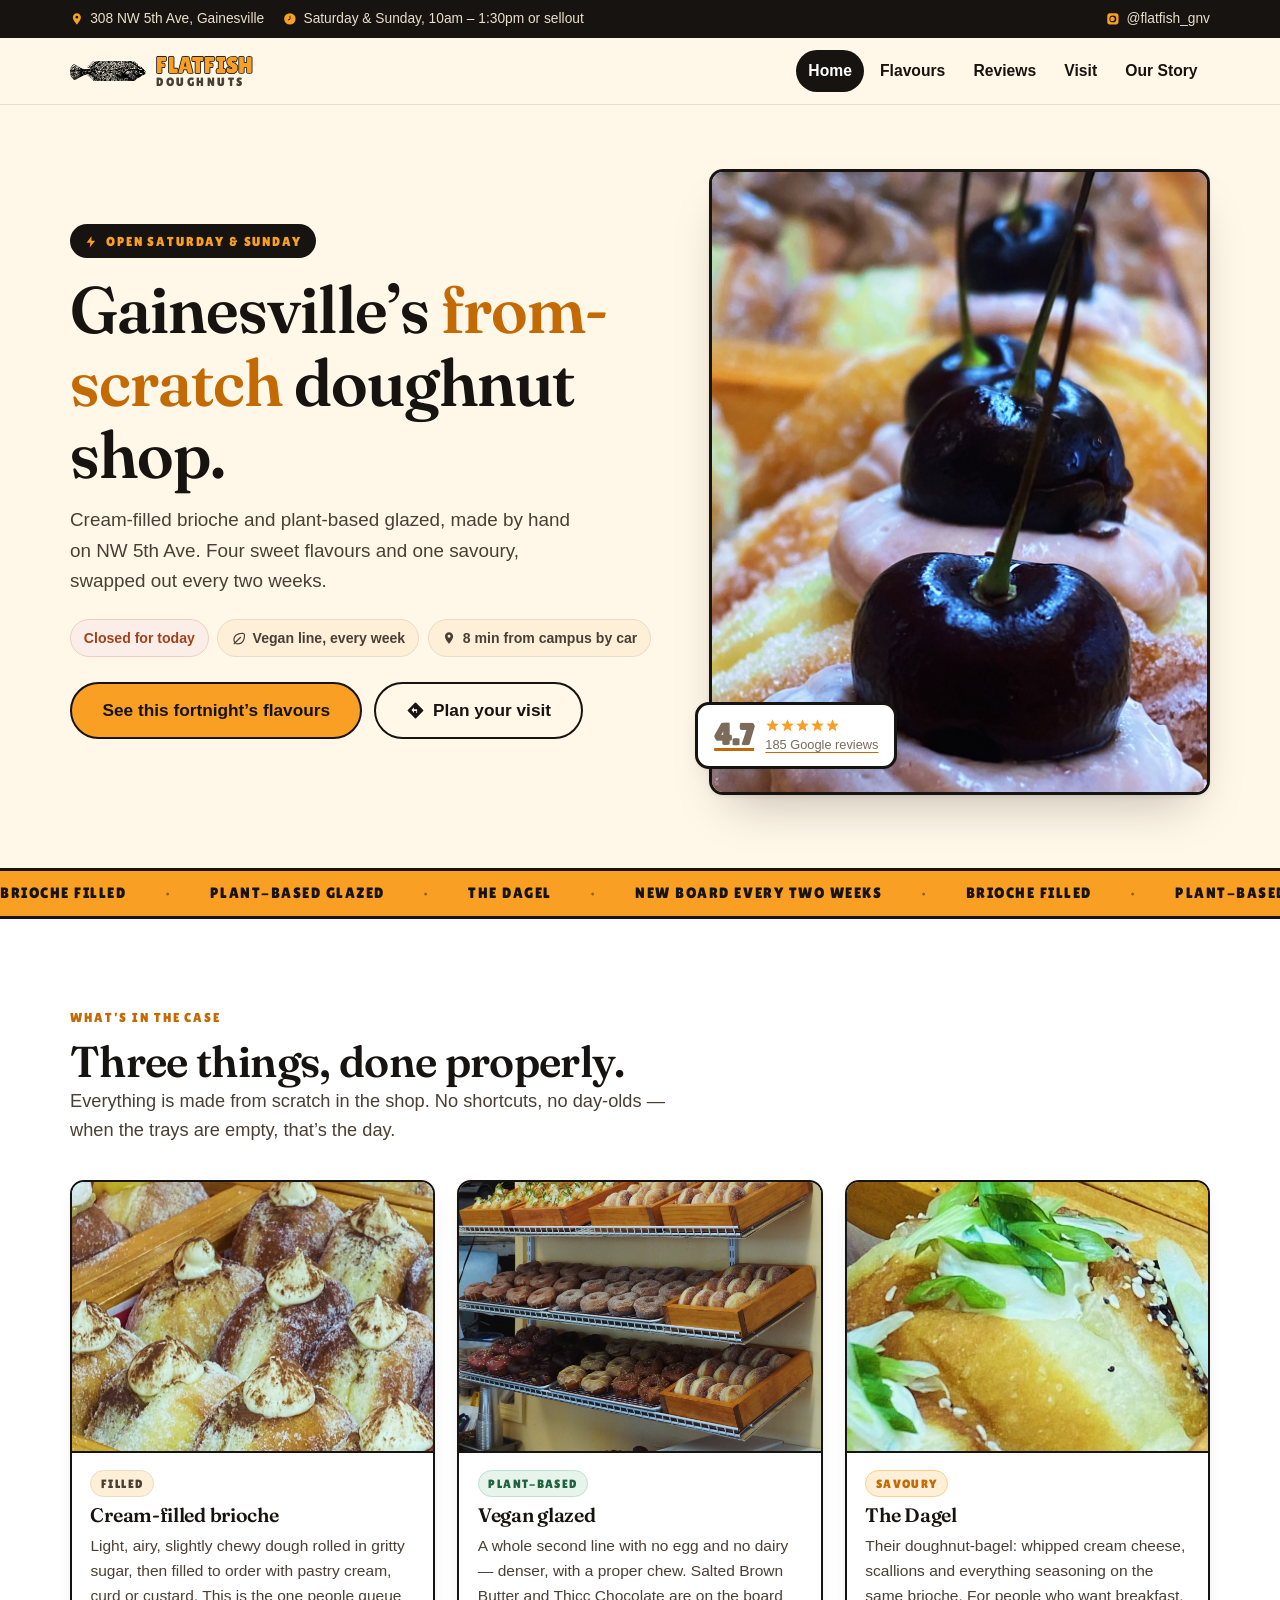
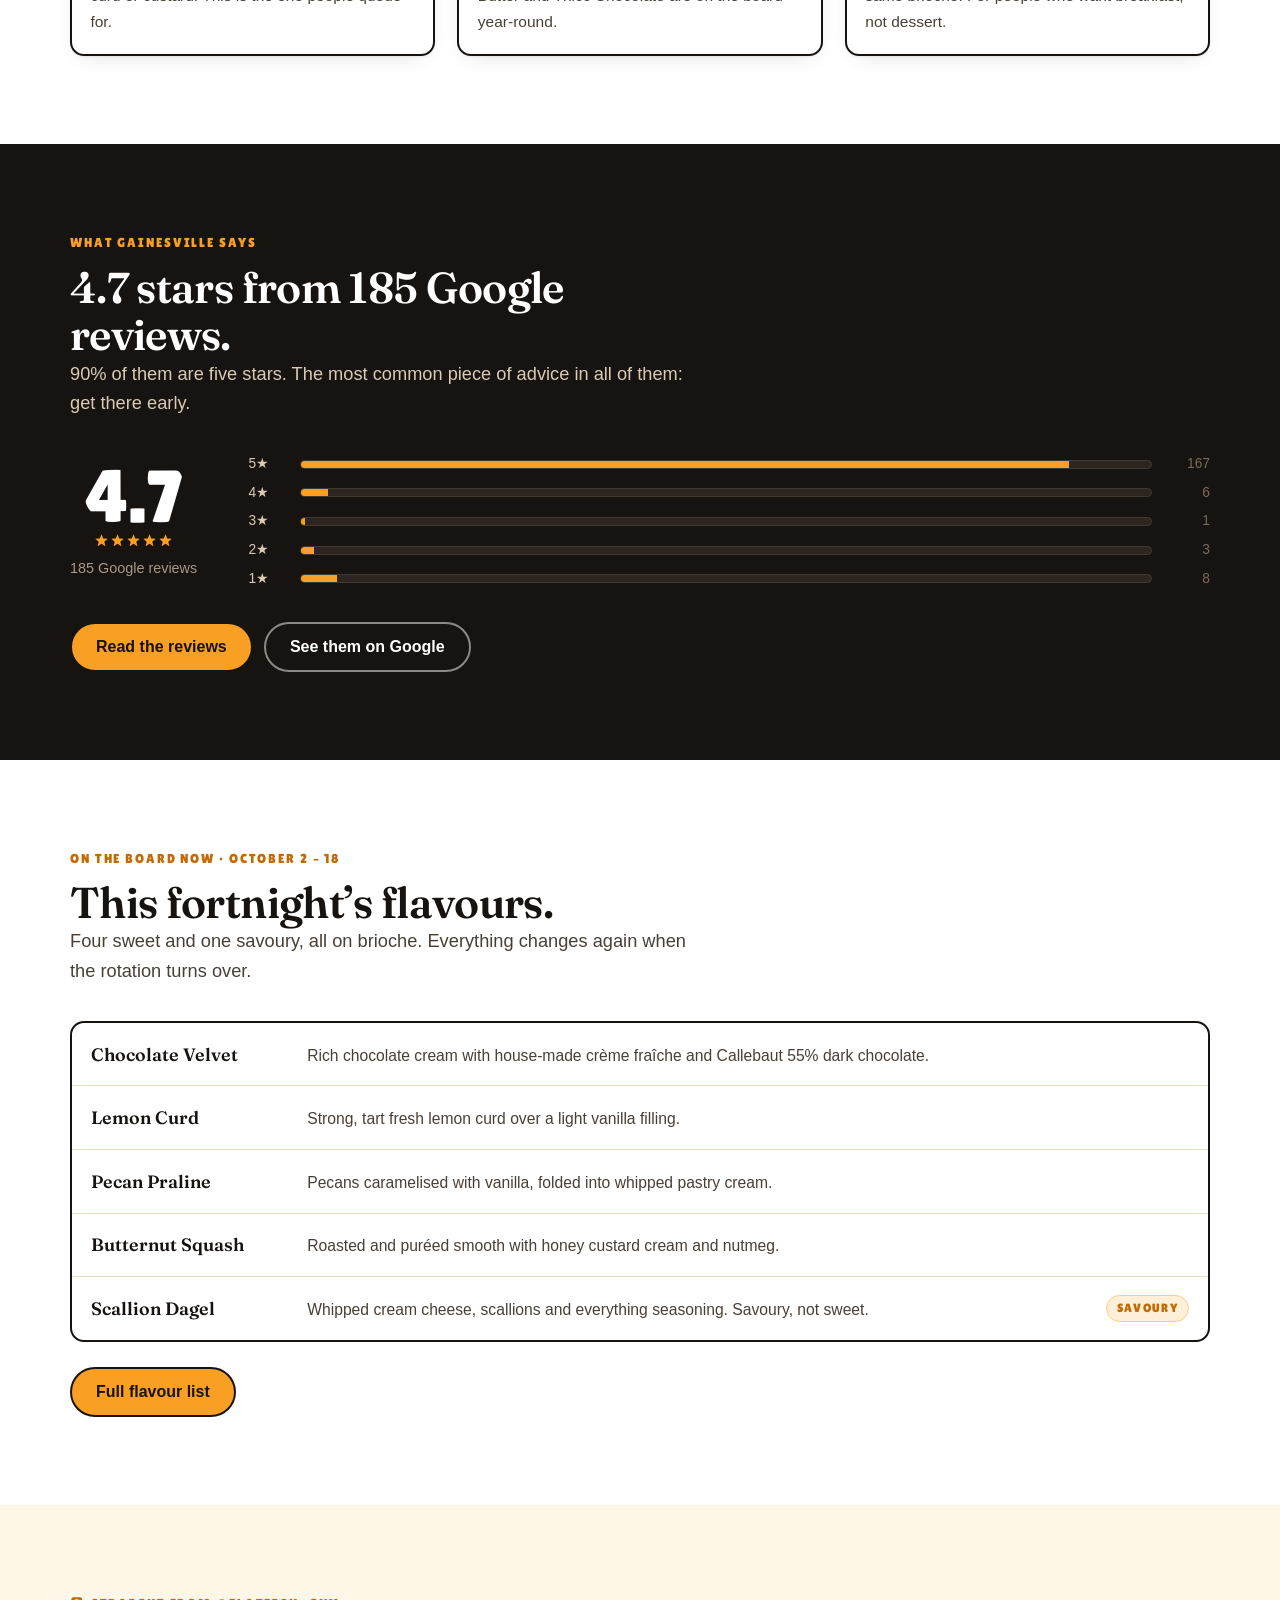
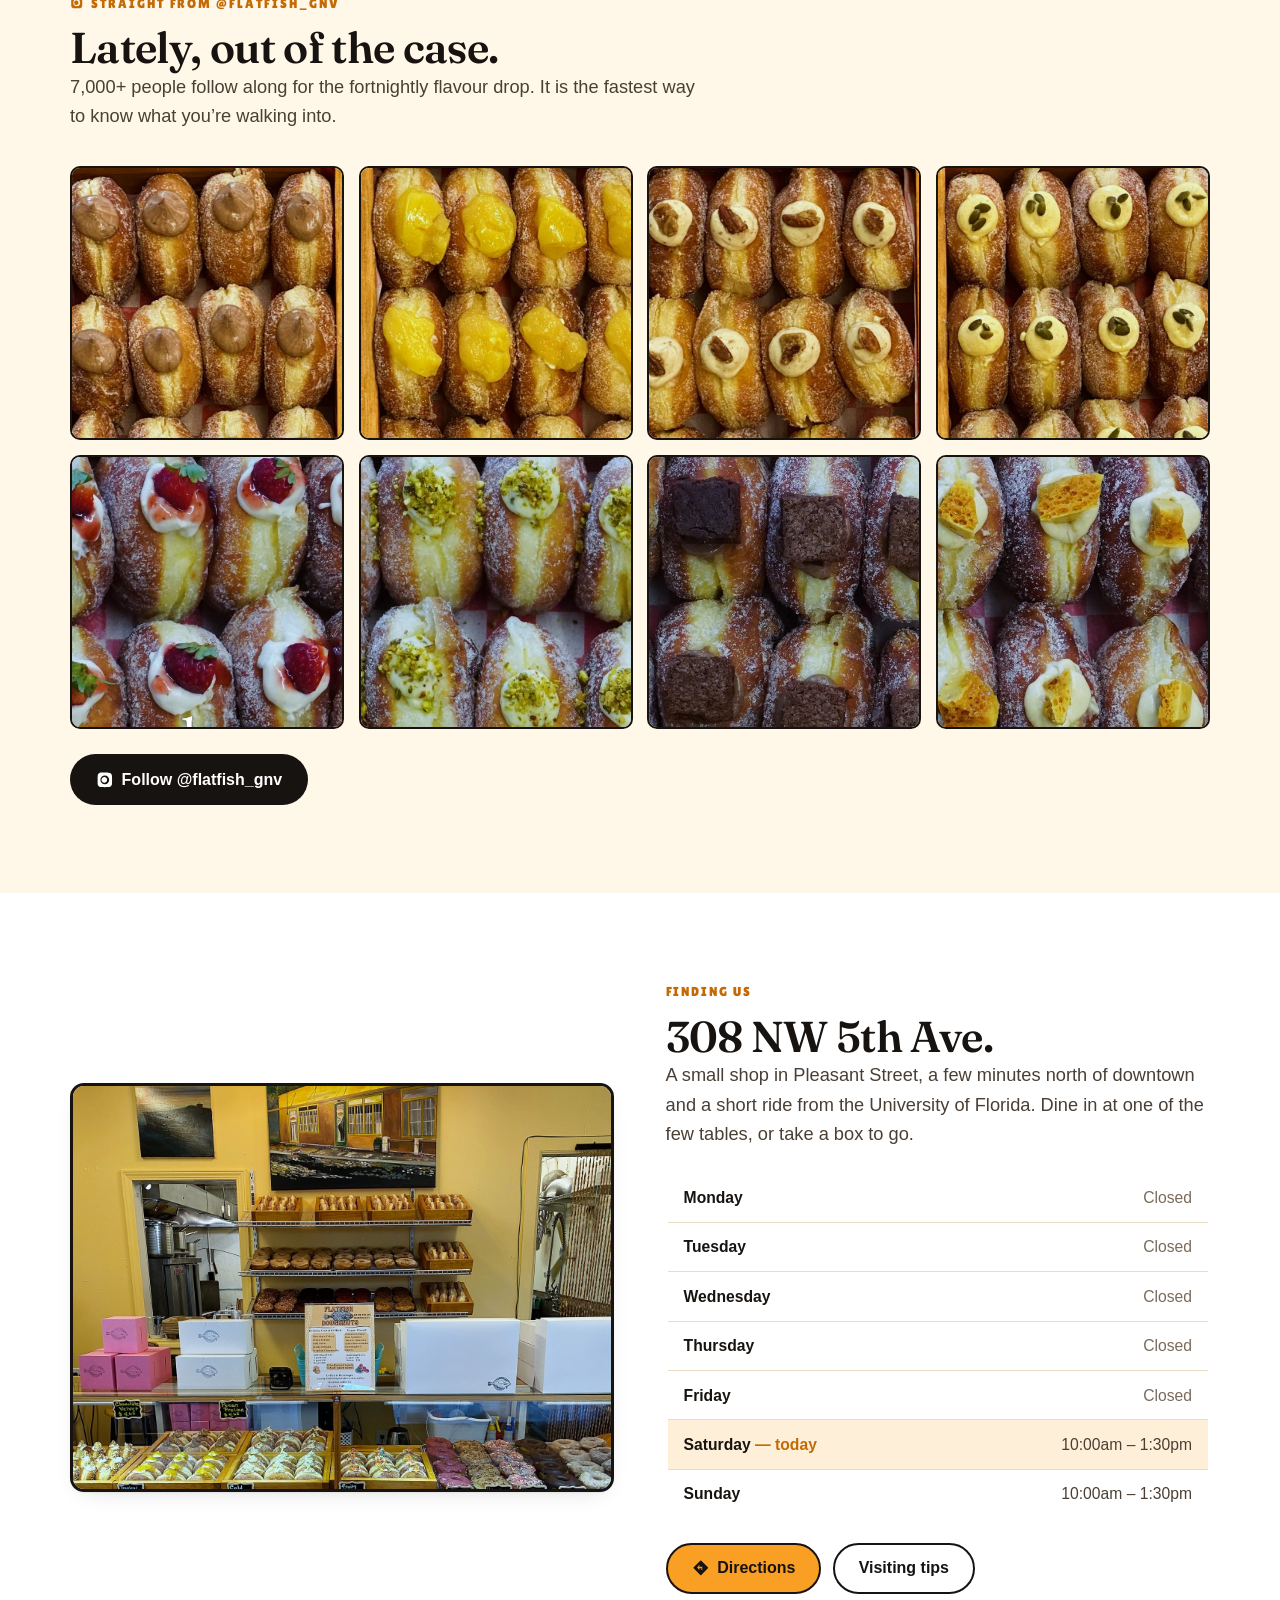
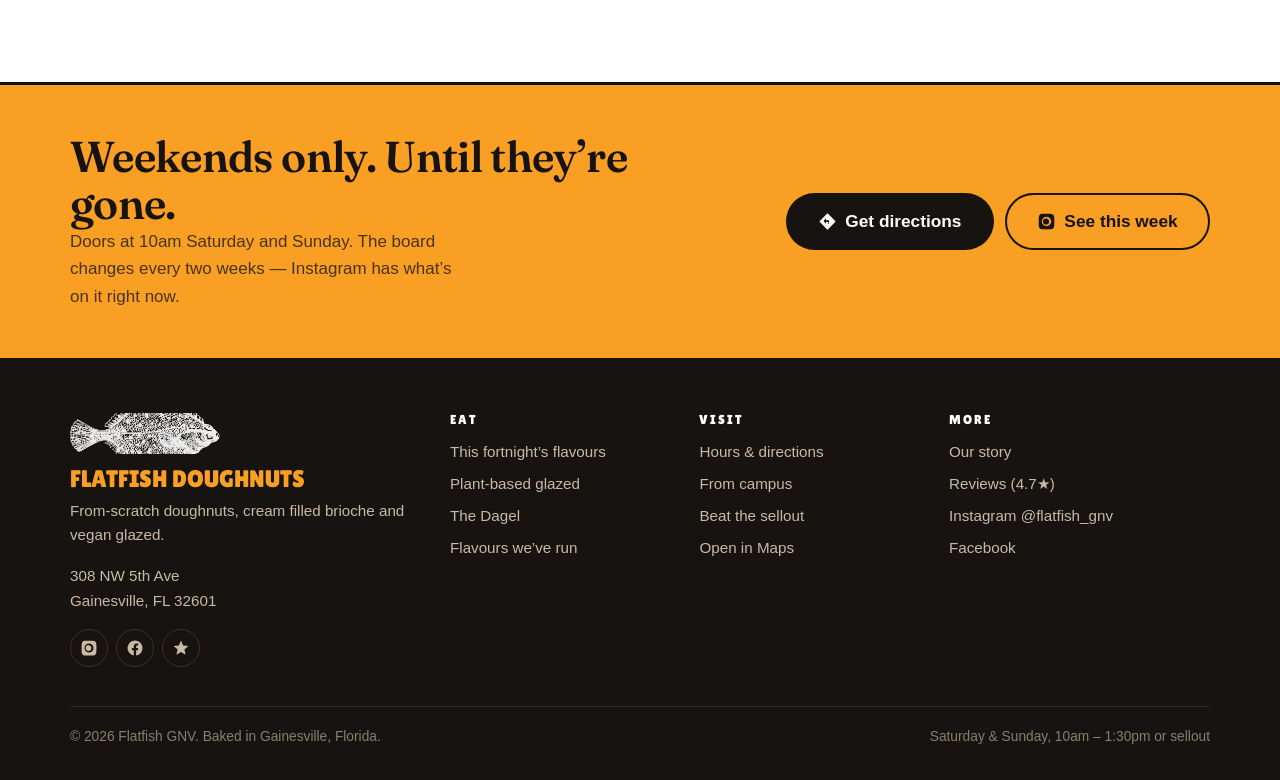
<file: index.html>
<!doctype html>
<html lang="en">
<head>
<meta charset="utf-8">
<meta name="viewport" content="width=device-width,initial-scale=1">
<title>Flatfish GNV — From-scratch doughnuts in Gainesville, FL</title>
<meta name="description" content="Cream-filled brioche and plant-based glazed doughnuts made from scratch at 308 NW 5th Ave, Gainesville. Open Saturday and Sunday, 10am until sellout. 4.7 stars from 185 Google reviews.">
<meta property="og:type" content="website">
<meta property="og:title" content="Flatfish GNV — From-scratch doughnuts in Gainesville, FL">
<meta property="og:description" content="Cream-filled brioche and plant-based glazed doughnuts made from scratch at 308 NW 5th Ave, Gainesville. Open Saturday and Sunday, 10am until sellout. 4.7 stars from 185 Google reviews.">
<meta property="og:image" content="img/hero-cherry.jpg">
<meta name="theme-color" content="#F89F24">
<link rel="icon" href="img/flounder.png" type="image/png">
<link rel="preconnect" href="https://fonts.googleapis.com">
<link rel="preconnect" href="https://fonts.gstatic.com" crossorigin>
<link href="https://fonts.googleapis.com/css2?family=Lilita+One&family=Fraunces:opsz,wght@9..144,400;9..144,600;9..144,700&display=swap" rel="stylesheet">
<style>/* Flatfish GNV — stylesheet.
   Palette and letterforms are taken from the shop's own flavour poster:
   orange #F89F24 fill, black engraved flounder, warm paper. */

:root{
  --orange:#F89F24;
  --orange-deep:#C46A04;
  --orange-soft:#FECD81;
  --ink:#171310;
  --ink-2:#4A3F34;
  --ink-3:#7A6B5B;
  --paper:#FFFFFF;
  --cream:#FFF7E8;
  --cream-2:#FDEFD8;
  --line:#E9DCC4;
  --green:#2F7D4F;

  --f-display:'Lilita One',Impact,'Haettenschweiler','Arial Narrow Bold',sans-serif;
  --f-head:'Fraunces',Georgia,'Times New Roman',serif;
  --f-body:-apple-system,BlinkMacSystemFont,'Segoe UI',Roboto,'Helvetica Neue',Arial,sans-serif;

  --wrap:1180px;
  --r:14px;
  --shadow:0 1px 2px rgba(23,19,16,.06),0 8px 24px -12px rgba(23,19,16,.18);
  --shadow-lg:0 2px 4px rgba(23,19,16,.06),0 24px 48px -20px rgba(23,19,16,.28);
}

*,*::before,*::after{box-sizing:border-box}
html{-webkit-text-size-adjust:100%;scroll-behavior:smooth}
@media (prefers-reduced-motion:reduce){
  html{scroll-behavior:auto}
  *,*::before,*::after{animation-duration:.001ms!important;transition-duration:.001ms!important}
}
body{
  margin:0;background:var(--cream);color:var(--ink);
  font-family:var(--f-body);font-size:17px;line-height:1.62;
  -webkit-font-smoothing:antialiased;
}
img{max-width:100%;height:auto;display:block}
/* every inline icon is 1em unless a component says otherwise */
svg{width:1em;height:1em;fill:currentColor;flex:none}
.eyebrow svg{vertical-align:-.14em;margin-right:.25em}
a{color:var(--orange-deep);text-underline-offset:3px}
a:hover{color:var(--ink)}
h1,h2,h3,h4{font-family:var(--f-head);font-weight:600;line-height:1.1;margin:0;letter-spacing:-.015em}
h1{font-size:clamp(2.5rem,6vw,4.1rem);font-variation-settings:'SOFT' 20,'WONK' 1}
h2{font-size:clamp(1.85rem,3.6vw,2.7rem)}
h3{font-size:1.3rem}
p{margin:0 0 1rem}
blockquote{margin:0}
[id]{scroll-margin-top:90px}
.wrap{width:100%;max-width:var(--wrap);margin-inline:auto;padding-inline:20px}
.skip{position:absolute;left:-9999px;top:0;background:var(--ink);color:#fff;padding:.7rem 1rem;z-index:99}
.skip:focus{left:8px;top:8px}
:focus-visible{outline:3px solid var(--orange-deep);outline-offset:2px;border-radius:4px}

/* ---------------------------------------------------------------- bits */
.eyebrow{
  font-family:var(--f-display);font-size:.84rem;letter-spacing:.14em;text-transform:uppercase;
  color:var(--orange-deep);margin:0 0 .6rem;
}
.lede{font-size:1.14rem;color:var(--ink-2);max-width:62ch}
.sec{padding:clamp(3rem,7vw,5.5rem) 0}
.sec--paper{background:var(--paper)}
.sec--ink{background:var(--ink);color:var(--cream)}
.sec--ink h2,.sec--ink h3{color:#fff}
.sec--ink .lede{color:#D9CBB6}
.sec--ink .eyebrow{color:var(--orange)}
.sec--ink p,.sec--ink .step p,.sec--ink .card__body p{color:#D9CBB6}
.sec--ink .note{background:#231D19;border-color:var(--orange);color:#D9CBB6}
.sec--ink .note strong{color:#fff}
.sec--ink .card{background:#231D19;border-color:#4A3F34}
.sec--ink .card__tag{background:#2C2520;border-color:#4A3F34;color:#D9CBB6}
.sec--ink .step h3{color:#fff}
.sec__head{max-width:68ch;margin-bottom:2.2rem}

.btn{
  display:inline-flex;align-items:center;gap:.5rem;justify-content:center;
  font-family:var(--f-body);font-weight:650;font-size:1rem;line-height:1;
  padding:.92rem 1.5rem;border-radius:999px;border:2px solid transparent;
  text-decoration:none;cursor:pointer;transition:transform .12s ease,background .12s ease,color .12s ease;
}
.btn:active{transform:translateY(1px)}
.btn svg{width:1.1em;height:1.1em;fill:currentColor;flex:none}
.btn--orange{background:var(--orange);color:var(--ink);border-color:var(--ink)}
.btn--orange:hover{background:var(--orange-soft);color:var(--ink)}
.btn--ink{background:var(--ink);color:#fff}
.btn--ink:hover{background:var(--orange-deep);color:#fff}
.btn--ghost{background:transparent;color:var(--ink);border-color:var(--ink)}
.btn--ghost:hover{background:var(--ink);color:#fff}
.btn--onink{background:transparent;color:#fff;border-color:rgba(255,255,255,.5)}
.btn--onink:hover{background:#fff;color:var(--ink);border-color:#fff}
.btn--sm{padding:.6rem 1.05rem;font-size:.92rem}
.btn--lg{padding:1.05rem 1.9rem;font-size:1.08rem}
.btnrow{display:flex;flex-wrap:wrap;gap:.7rem}

.chip{
  display:inline-flex;align-items:center;gap:.45rem;
  background:var(--cream-2);border:1px solid var(--line);color:var(--ink-2);
  padding:.4rem .8rem;border-radius:999px;font-size:.88rem;font-weight:600;
}
.chip svg{width:1em;height:1em;fill:currentColor}
.chip--open{background:#E7F4EC;border-color:#BFE0CC;color:#1F6340}
.chip--shut{background:#FBEDE7;border-color:#F0CFBF;color:#A2421A}

/* ------------------------------------------------------------ topbar */
.topbar{
  background:var(--ink);color:#EADFCB;font-size:.86rem;
}
.topbar__in{display:flex;align-items:center;gap:1.2rem;flex-wrap:wrap;padding-block:.5rem}
.topbar__i{display:inline-flex;align-items:center;gap:.4rem}
.topbar__i svg{width:1em;height:1em;fill:var(--orange)}
.topbar a{color:#EADFCB;text-decoration:none}
.topbar a:hover{color:#fff;text-decoration:underline}
.topbar__sp{flex:1 1 auto}
@media (max-width:620px){
  .topbar__in{gap:.8rem;justify-content:space-between}
  .topbar__i:first-child{display:none}
}

/* -------------------------------------------------------------- mast */
.mast{
  position:sticky;top:0;z-index:50;background:var(--cream);
  border-bottom:1px solid var(--line);
}
.mast__in{display:flex;align-items:center;gap:1rem;padding-block:.75rem}
.brand{display:flex;align-items:center;gap:.65rem;text-decoration:none;color:var(--ink);flex:none}
.brand img{width:76px;height:auto}
.brand__txt{display:flex;flex-direction:column;line-height:.92}
.brand__a{font-family:var(--f-display);font-size:1.42rem;letter-spacing:.01em;color:var(--orange);
  -webkit-text-stroke:1.6px var(--ink);paint-order:stroke fill}
.brand__b{font-family:var(--f-display);font-size:.78rem;letter-spacing:.2em;color:var(--ink-2)}
.mast__sp{flex:1 1 auto}
.nav{display:flex;gap:.2rem;align-items:center}
.nav a{
  font-weight:600;font-size:.98rem;color:var(--ink);text-decoration:none;
  padding:.5rem .78rem;border-radius:999px;
}
.nav a:hover{background:var(--cream-2)}
.nav a[aria-current="page"]{background:var(--ink);color:#fff}
.navtoggle{
  display:none;align-items:center;gap:.45rem;background:var(--ink);color:#fff;border:0;
  font:inherit;font-weight:650;font-size:.95rem;padding:.55rem 1rem;border-radius:999px;cursor:pointer;
}
.navtoggle svg{width:1.1em;height:1.1em;fill:currentColor}

@media (max-width:940px){
  .mast__in{flex-wrap:wrap}
  .navtoggle{display:inline-flex;order:3}
  .nav{
    order:4;flex-basis:100%;flex-direction:column;align-items:stretch;gap:0;
    display:none;padding-bottom:.6rem;
  }
  .nav.is-open{display:flex}
  .nav a{padding:.8rem .9rem;border-radius:10px}
  .mast__cta{order:2}
}

/* -------------------------------------------------------------- hero */
.hero{background:var(--cream);padding:clamp(2.2rem,5vw,4rem) 0 clamp(2.6rem,6vw,4.6rem)}
.hero__grid{display:grid;grid-template-columns:1.08fr .92fr;gap:clamp(1.6rem,4vw,3.4rem);align-items:center}
.hero__kicker svg{width:1.05em;height:1.05em;fill:currentColor;flex:none}
.hero__kicker{
  display:inline-flex;align-items:center;gap:.5rem;white-space:nowrap;background:var(--ink);color:var(--orange);
  font-family:var(--f-display);font-size:.82rem;letter-spacing:.14em;text-transform:uppercase;
  padding:.4rem .9rem;border-radius:999px;margin-bottom:1rem;
}
.hero h1{margin-bottom:.9rem}
.hero h1 em{font-style:normal;color:var(--orange-deep)}
.hero__sub{font-size:1.18rem;color:var(--ink-2);max-width:48ch;margin-bottom:1.4rem}
.hero__meta{display:flex;flex-wrap:wrap;gap:.55rem;margin-bottom:1.6rem}
.hero__art{position:relative}
.hero__art img{
  width:100%;aspect-ratio:4/5;object-fit:cover;border-radius:var(--r);
  border:3px solid var(--ink);box-shadow:var(--shadow-lg);
}
.hero__badge{
  position:absolute;left:-14px;bottom:26px;background:var(--paper);border:3px solid var(--ink);
  border-radius:var(--r);padding:.8rem 1rem;box-shadow:var(--shadow);display:flex;align-items:center;gap:.7rem;
}
.hero__badge b{font-family:var(--f-display);font-size:1.9rem;line-height:1;display:block}
.hero__badge span{font-size:.8rem;color:var(--ink-3);line-height:1.25;display:block}
.stars{display:inline-flex;gap:1px}
.stars svg{width:15px;height:15px;fill:var(--orange)}
.stars svg.off{fill:#DCCEB6}

@media (max-width:880px){
  .hero__grid{grid-template-columns:1fr}
  .hero__art{order:-1}
  .hero__art img{aspect-ratio:3/2}
  .hero__badge{left:auto;right:12px;bottom:-18px}
}

/* ------------------------------------------------------------ ribbon */
.ribbon{background:var(--orange);border-block:3px solid var(--ink);overflow:hidden}
.ribbon__in{
  display:flex;gap:2.4rem;padding-block:.62rem;white-space:nowrap;
  font-family:var(--f-display);font-size:.95rem;letter-spacing:.1em;text-transform:uppercase;color:var(--ink);
}
.ribbon__in span{display:inline-flex;align-items:center;gap:2.4rem}
.ribbon__in span::after{content:"\2022";opacity:.45}

/* -------------------------------------------------------------- cards */
.grid{display:grid;gap:1.4rem}
.grid--3{grid-template-columns:repeat(3,1fr)}
.grid--4{grid-template-columns:repeat(4,1fr)}
.grid--2{grid-template-columns:repeat(2,1fr)}
@media (max-width:900px){.grid--3,.grid--4{grid-template-columns:repeat(2,1fr)}}
@media (max-width:560px){.grid--3,.grid--4,.grid--2{grid-template-columns:1fr}}

.card{
  background:var(--paper);border:2px solid var(--ink);border-radius:var(--r);
  overflow:hidden;display:flex;flex-direction:column;box-shadow:var(--shadow);
}
.card img{width:100%;aspect-ratio:4/3;object-fit:cover;border-bottom:2px solid var(--ink)}
.card__body{padding:1.1rem 1.15rem 1.3rem;display:flex;flex-direction:column;gap:.45rem;flex:1}
.card__body h3{font-size:1.22rem}
.card__body p{margin:0;color:var(--ink-2);font-size:.97rem}
.card__tag{
  align-self:flex-start;font-family:var(--f-display);font-size:.72rem;letter-spacing:.12em;
  text-transform:uppercase;background:var(--cream-2);border:1px solid var(--line);
  padding:.2rem .6rem;border-radius:999px;color:var(--ink-2);
}
.card__tag--vegan{background:#E7F4EC;border-color:#BFE0CC;color:#1F6340}
.card__tag--savory{background:#FDEFD8;border-color:var(--orange-soft);color:var(--orange-deep)}

/* --------------------------------------------------------- flavour list */
.flavours{display:grid;gap:0;border:2px solid var(--ink);border-radius:var(--r);overflow:hidden;background:var(--paper)}
.flav{display:flex;gap:1rem;padding:1.05rem 1.2rem;border-bottom:1px solid var(--line);align-items:baseline}
.flav:last-child{border-bottom:0}
.flav__n{font-family:var(--f-head);font-weight:600;font-size:1.12rem;flex:none;min-width:12.5rem}
.flav__d{color:var(--ink-2);font-size:.98rem;flex:1}
.flav__t{flex:none;align-self:center}
@media (max-width:620px){
  .flav{flex-wrap:wrap;gap:.3rem}
  .flav__n{min-width:0;flex-basis:100%}
}

/* ----------------------------------------------------------- rating */
.rating{display:grid;grid-template-columns:auto 1fr;gap:clamp(1.5rem,4vw,3.4rem);align-items:center}
.rating__score{text-align:center}
.rating__num{font-family:var(--f-display);font-size:4.6rem;line-height:.9;color:var(--ink)}
.rating__of{color:var(--ink-3);font-size:.9rem}
.rating__bars{display:grid;gap:.4rem;width:100%}
.bar{display:grid;grid-template-columns:2.6rem 1fr 3rem;gap:.6rem;align-items:center;font-size:.86rem;color:var(--ink-2)}
.bar__t{height:9px;background:var(--cream-2);border:1px solid var(--line);border-radius:999px;overflow:hidden}
.bar__f{height:100%;background:var(--orange);display:block}
.bar__n{text-align:right;color:var(--ink-3);font-variant-numeric:tabular-nums}
.sec--ink .bar{color:#D9CBB6}
.sec--ink .bar__t{background:#2C2520;border-color:#413830}
.sec--ink .rating__num{color:#fff}
.sec--ink .rating__of{color:#A99887}
@media (max-width:700px){
  .rating{grid-template-columns:1fr}
  .rating__score{text-align:left}
}

/* ---------------------------------------------------------- reviews */
.quotes{columns:3;column-gap:1.3rem}
@media (max-width:980px){.quotes{columns:2}}
@media (max-width:640px){.quotes{columns:1}}
.quote{
  break-inside:avoid;background:var(--paper);border:2px solid var(--ink);border-radius:var(--r);
  padding:1.2rem 1.25rem;margin-bottom:1.3rem;box-shadow:var(--shadow);
}
.quote blockquote{margin:0}
.quote p{font-size:1.02rem;color:var(--ink);margin-bottom:.9rem}
.quote__who{display:flex;align-items:center;gap:.6rem;font-size:.88rem;color:var(--ink-3);flex-wrap:wrap}
.quote__av{
  width:34px;height:34px;border-radius:50%;background:var(--orange);color:var(--ink);flex:none;
  display:grid;place-items:center;font-family:var(--f-display);font-size:1rem;border:2px solid var(--ink);
}
.quote__nm{font-weight:650;color:var(--ink)}
.quote .stars{margin-bottom:.6rem}

/* ------------------------------------------------------------ photos */
.shots{display:grid;grid-template-columns:repeat(4,1fr);gap:.9rem}
.shots img{width:100%;aspect-ratio:1/1;object-fit:cover;border:2px solid var(--ink);border-radius:10px}
.shots a{display:block;transition:transform .14s ease}
.shots a:hover{transform:translateY(-3px)}
.shots--tall img{aspect-ratio:4/5}
@media (max-width:860px){.shots{grid-template-columns:repeat(2,1fr)}}

/* -------------------------------------------------------------- split */
.split{display:grid;grid-template-columns:1fr 1fr;gap:clamp(1.6rem,4vw,3.2rem);align-items:center}
.split img{width:100%;aspect-ratio:4/3;object-fit:cover;object-position:center;border:3px solid var(--ink);border-radius:var(--r);box-shadow:var(--shadow)}
.split__art--board img{aspect-ratio:3/4}
.split--flip .split__art{order:2}
@media (max-width:820px){.split{grid-template-columns:1fr}.split--flip .split__art{order:0}}

/* --------------------------------------------------------- hours table */
.hours{width:100%;border-collapse:collapse;background:var(--paper);border:2px solid var(--ink);border-radius:var(--r);overflow:hidden}
.hours th,.hours td{text-align:left;padding:.72rem 1rem;border-bottom:1px solid var(--line);font-size:.98rem}
.hours tr:last-child th,.hours tr:last-child td{border-bottom:0}
.hours th{font-weight:650;width:11rem}
.hours td{color:var(--ink-2);text-align:right}
.hours tr.is-today{background:var(--cream-2)}
.hours tr.is-today th::after{content:" — today";color:var(--orange-deep);font-weight:650}
.hours .shut{color:var(--ink-3)}

/* ------------------------------------------------------------- steps */
.steps{counter-reset:s;display:grid;gap:1rem}
.step{display:flex;gap:1rem;align-items:flex-start}
.step::before{
  counter-increment:s;content:counter(s);flex:none;
  width:2.3rem;height:2.3rem;border-radius:50%;background:var(--orange);border:2px solid var(--ink);
  display:grid;place-items:center;font-family:var(--f-display);font-size:1.1rem;color:var(--ink);
}
.step h3{font-size:1.08rem;margin-bottom:.15rem}
.step p{margin:0;color:var(--ink-2);font-size:.97rem}

/* -------------------------------------------------------------- misc */
.tagcloud{display:flex;flex-wrap:wrap;gap:.45rem}
.tagcloud span{
  background:var(--paper);border:1px solid var(--line);border-radius:999px;
  padding:.32rem .78rem;font-size:.9rem;color:var(--ink-2);
}
.sec--ink .tagcloud span{background:#231D19;border-color:#3A312A;color:#D9CBB6}

.note{
  background:var(--cream-2);border:2px dashed var(--orange);border-radius:var(--r);
  padding:1.1rem 1.25rem;font-size:.97rem;color:var(--ink-2);
}
.note strong{color:var(--ink)}

.cta{background:var(--orange);border-block:3px solid var(--ink)}
.cta .wrap{display:flex;flex-wrap:wrap;gap:1.4rem;align-items:center;justify-content:space-between;padding-block:clamp(2rem,4vw,3rem)}
.cta h2{max-width:20ch}
.cta p{margin:0;color:#4A3312;max-width:42ch}

.map{
  width:100%;aspect-ratio:16/10;border:3px solid var(--ink);border-radius:var(--r);
  filter:saturate(.9);
}

/* ------------------------------------------------------------- footer */
.foot{background:var(--ink);color:#C9BAA5;padding:3.2rem 0 2rem;font-size:.95rem}
.foot__grid{display:grid;grid-template-columns:1.6fr 1fr 1fr 1.2fr;gap:2rem}
@media (max-width:860px){.foot__grid{grid-template-columns:1fr 1fr}}
@media (max-width:520px){.foot__grid{grid-template-columns:1fr}}
.foot h4{color:#fff;font-family:var(--f-display);font-size:.84rem;letter-spacing:.14em;
  text-transform:uppercase;margin-bottom:.8rem;font-weight:400}
.foot ul{list-style:none;margin:0;padding:0;display:grid;gap:.45rem}
.foot a{color:#C9BAA5;text-decoration:none}
.foot a:hover{color:var(--orange);text-decoration:underline}
.foot__brand img{width:150px;filter:invert(1);opacity:.92;margin-bottom:.8rem}
.foot__wm{font-family:var(--f-display);font-size:1.5rem;color:var(--orange);line-height:1;margin-bottom:.5rem}
.foot__bar{
  margin-top:2.4rem;padding-top:1.2rem;border-top:1px solid #312A24;
  display:flex;flex-wrap:wrap;gap:.8rem;justify-content:space-between;font-size:.86rem;color:#8C7E6E;
}
.soc{display:flex;gap:.5rem;margin-top:.9rem}
.soc a{
  width:38px;height:38px;border-radius:50%;border:1px solid #3A312A;display:grid;place-items:center;
}
.soc a:hover{background:var(--orange);border-color:var(--orange)}
.soc svg{width:18px;height:18px;fill:#C9BAA5}
.soc a:hover svg{fill:var(--ink)}

/* ---------------------------------------------------------- page head */
.phead{background:var(--ink);color:var(--cream);padding:clamp(2.4rem,5vw,3.8rem) 0}
.phead h1{color:#fff;font-size:clamp(2.2rem,5vw,3.4rem);margin-bottom:.6rem}
.phead p{color:#D9CBB6;font-size:1.12rem;max-width:58ch;margin:0}
.phead .eyebrow{color:var(--orange)}
.crumb{font-size:.86rem;color:#9C8C7A;margin-bottom:1rem}
.crumb a{color:#9C8C7A;text-decoration:none}
.crumb a:hover{color:var(--orange)}
</style>
<script type="application/ld+json">{"@context":"https://schema.org","@type":"Bakery","name":"Flatfish GNV","image":"img/hero-cherry.jpg","address":{"@type":"PostalAddress","streetAddress":"308 NW 5th Ave","addressLocality":"Gainesville","addressRegion":"FL","postalCode":"32601","addressCountry":"US"},"geo":{"@type":"GeoCoordinates","latitude":29.6557358,"longitude":-82.3282616},"servesCuisine":"Doughnuts","priceRange":"$","sameAs":["https://www.instagram.com/flatfish_gnv/","https://www.facebook.com/FlatFishGNV/"],"aggregateRating":{"@type":"AggregateRating","ratingValue":"4.7","reviewCount":"185"},"openingHoursSpecification":[{"@type":"OpeningHoursSpecification","dayOfWeek":["Saturday","Sunday"],"opens":"10:00","closes":"13:30"}]}</script>
</head>
<body>
<a class="skip" href="#main">Skip to content</a>
<div class="topbar"><div class="wrap topbar__in">
  <span class="topbar__i"><svg viewBox="0 0 24 24" aria-hidden="true"><path d="M12 2C8.1 2 5 5.1 5 9c0 5.2 7 13 7 13s7-7.8 7-13c0-3.9-3.1-7-7-7zm0 9.5A2.5 2.5 0 1 1 12 6.5a2.5 2.5 0 0 1 0 5z"/></svg> 308 NW 5th Ave, Gainesville</span>
  <span class="topbar__i"><svg viewBox="0 0 24 24" aria-hidden="true"><path d="M12 2a10 10 0 1 0 0 20 10 10 0 0 0 0-20zm.9 10.6-3.6 2.3-.8-1.3 3-1.9V6.5h1.4v6.1z"/></svg> Saturday &amp; Sunday, 10am – 1:30pm or sellout</span>
  <span class="topbar__sp"></span>
  <a class="topbar__i" href="https://www.instagram.com/flatfish_gnv/" target="_blank" rel="noopener"><svg viewBox="0 0 24 24" aria-hidden="true"><path d="M12 2.2c3.2 0 3.6 0 4.9.1 1.2.1 1.8.3 2.2.4.6.2 1 .5 1.4.9.4.4.7.8.9 1.4.2.4.4 1 .4 2.2.1 1.3.1 1.7.1 4.9s0 3.6-.1 4.9c0 1.2-.2 1.8-.4 2.2-.2.6-.5 1-.9 1.4-.4.4-.8.7-1.4.9-.4.2-1 .4-2.2.4-1.3.1-1.7.1-4.9.1s-3.6 0-4.9-.1c-1.2 0-1.8-.2-2.2-.4-.6-.2-1-.5-1.4-.9-.4-.4-.7-.8-.9-1.4-.2-.4-.4-1-.4-2.2C2.2 15.6 2.2 15.2 2.2 12s0-3.6.1-4.9c0-1.2.2-1.8.4-2.2.2-.6.5-1 .9-1.4.4-.4.8-.7 1.4-.9.4-.2 1-.4 2.2-.4C8.4 2.2 8.8 2.2 12 2.2zm0 3.8A6 6 0 1 0 12 18a6 6 0 0 0 0-12zm0 9.9A3.9 3.9 0 1 1 12 8.2a3.9 3.9 0 0 1 0 7.7zm7.6-10.3a1.4 1.4 0 1 1-2.8 0 1.4 1.4 0 0 1 2.8 0z"/></svg> @flatfish_gnv</a>
</div></div>
<header class="mast"><div class="wrap mast__in">
  <a class="brand" href="index.html" aria-label="Flatfish GNV — home">
    <img src="img/flounder.png" alt="" width="1129" height="311">
    <span class="brand__txt">
      <span class="brand__a">FLATFISH</span>
      <span class="brand__b">DOUGHNUTS</span>
    </span>
  </a>
  <span class="mast__sp"></span>
  <button class="navtoggle" id="navtoggle" aria-expanded="false" aria-controls="nav"><svg viewBox="0 0 24 24" aria-hidden="true"><path d="M3 6h18v2H3zm0 5h18v2H3zm0 5h18v2H3z"/></svg> Menu</button>
  <nav class="nav" id="nav" aria-label="Main"><a href="index.html" aria-current="page">Home</a><a href="menu.html">Flavours</a><a href="reviews.html">Reviews</a><a href="visit.html">Visit</a><a href="about.html">Our Story</a></nav>
</div></header>
<main id="main">

<section class="hero"><div class="wrap hero__grid">
  <div>
    <span class="hero__kicker"><svg viewBox="0 0 24 24" aria-hidden="true"><path d="M13 2 4.5 13.5H11l-1 8.5L19.5 10H13z"/></svg> Open Saturday &amp; Sunday</span>
    <h1>Gainesville&rsquo;s <em>from-scratch</em> doughnut shop.</h1>
    <p class="hero__sub">Cream-filled brioche and plant-based glazed, made by hand on
       NW 5th Ave. Four sweet flavours and one savoury, swapped out every two weeks.</p>
    <div class="hero__meta">
      <span class="chip" id="open-now">10am &ndash; 1:30pm or sellout</span>
      <span class="chip"><svg viewBox="0 0 24 24" aria-hidden="true"><path d="M20 3C9 3 4 8.5 4 15c0 2 .6 3.7 1.6 5L4 21.6 5.4 23l1.7-1.7C8.4 22.4 10.1 23 12 23c6.5 0 12-5 12-16 0-2-2-4-4-4zM12 21c-1.4 0-2.6-.4-3.5-1.1l9-9-1.4-1.4-9 9A5.9 5.9 0 0 1 6 15c0-5.3 4-10 14-10 1 0 2 1 2 2 0 10-4.7 14-10 14z"/></svg> Vegan line, every week</span>
      <span class="chip"><svg viewBox="0 0 24 24" aria-hidden="true"><path d="M12 2C8.1 2 5 5.1 5 9c0 5.2 7 13 7 13s7-7.8 7-13c0-3.9-3.1-7-7-7zm0 9.5A2.5 2.5 0 1 1 12 6.5a2.5 2.5 0 0 1 0 5z"/></svg> 8 min from campus by car</span>
    </div>
    <div class="btnrow">
      <a class="btn btn--orange btn--lg" href="menu.html">See this fortnight&rsquo;s flavours</a>
      <a class="btn btn--ghost btn--lg" href="visit.html"><svg viewBox="0 0 24 24" aria-hidden="true"><path d="M21.7 11.3 12.7 2.3a1 1 0 0 0-1.4 0l-9 9a1 1 0 0 0 0 1.4l9 9a1 1 0 0 0 1.4 0l9-9a1 1 0 0 0 0-1.4zM13 15v-2.5h-3V15l-3-3.5L10 8v2.5h4V15h-1z"/></svg> Plan your visit</a>
    </div>
  </div>
  <div class="hero__art">
    <img src="img/hero-cherry.jpg" alt="A cherry-topped brioche doughnut on the tray at Flatfish GNV"
         width="2000" height="2819" fetchpriority="high">
    <a class="hero__badge" href="reviews.html" aria-label="4.7 stars from 185 Google reviews — read the reviews">
      <span><b>4.7</b></span>
      <span><span class="stars"><svg viewBox="0 0 24 24" aria-hidden="true"><path d="m12 17.3-6.2 3.7 1.7-7-5.4-4.7 7.1-.6L12 2l2.8 6.7 7.1.6-5.4 4.7 1.7 7z"/></svg><svg viewBox="0 0 24 24" aria-hidden="true"><path d="m12 17.3-6.2 3.7 1.7-7-5.4-4.7 7.1-.6L12 2l2.8 6.7 7.1.6-5.4 4.7 1.7 7z"/></svg><svg viewBox="0 0 24 24" aria-hidden="true"><path d="m12 17.3-6.2 3.7 1.7-7-5.4-4.7 7.1-.6L12 2l2.8 6.7 7.1.6-5.4 4.7 1.7 7z"/></svg><svg viewBox="0 0 24 24" aria-hidden="true"><path d="m12 17.3-6.2 3.7 1.7-7-5.4-4.7 7.1-.6L12 2l2.8 6.7 7.1.6-5.4 4.7 1.7 7z"/></svg><svg viewBox="0 0 24 24" aria-hidden="true"><path d="m12 17.3-6.2 3.7 1.7-7-5.4-4.7 7.1-.6L12 2l2.8 6.7 7.1.6-5.4 4.7 1.7 7z"/></svg></span><span>185 Google reviews</span></span>
    </a>
  </div>
</div></section>

<div class="ribbon"><div class="ribbon__in">
  <span>Brioche filled</span><span>Plant-based glazed</span><span>The Dagel</span>
  <span>New board every two weeks</span><span>Brioche filled</span><span>Plant-based glazed</span>
  <span>The Dagel</span><span>New board every two weeks</span>
</div></div>

<section class="sec sec--paper"><div class="wrap">
  <div class="sec__head">
    <p class="eyebrow">What&rsquo;s in the case</p>
    <h2>Three things, done properly.</h2>
    <p class="lede">Everything is made from scratch in the shop. No shortcuts, no
       day-olds — when the trays are empty, that&rsquo;s the day.</p>
  </div>
  <div class="grid grid--3">
    <article class="card">
      <img src="img/tray.jpg" alt="Brioche doughnuts piped with cream" loading="lazy" width="1242" height="860">
      <div class="card__body">
        <span class="card__tag">Filled</span>
        <h3>Cream-filled brioche</h3>
        <p>Light, airy, slightly chewy dough rolled in gritty sugar, then filled to order with
           pastry cream, curd or custard. This is the one people queue for.</p>
      </div>
    </article>
    <article class="card">
      <img src="img/racks.jpg" alt="Racks of glazed doughnuts cooling at the shop" loading="lazy" width="1600" height="1071">
      <div class="card__body">
        <span class="card__tag card__tag--vegan">Plant-based</span>
        <h3>Vegan glazed</h3>
        <p>A whole second line with no egg and no dairy — denser, with a proper chew.
           Salted Brown Butter and Thicc Chocolate are on the board year-round.</p>
      </div>
    </article>
    <article class="card">
      <img src="img/dagel.jpg" alt="A Dagel — brioche with cream cheese, scallions and everything seasoning" loading="lazy" width="919" height="511">
      <div class="card__body">
        <span class="card__tag card__tag--savory">Savoury</span>
        <h3>The Dagel</h3>
        <p>Their doughnut-bagel: whipped cream cheese, scallions and everything seasoning
           on the same brioche. For people who want breakfast, not dessert.</p>
      </div>
    </article>
  </div>
</div></section>

<section class="sec sec--ink"><div class="wrap">
  <div class="sec__head">
    <p class="eyebrow">What Gainesville says</p>
    <h2>4.7 stars from 185 Google reviews.</h2>
    <p class="lede">90% of them are five stars. The most common piece of advice in all
       of them: get there early.</p>
  </div>
  <div class="rating">
  <div class="rating__score">
    <div class="rating__num">4.7</div>
    <span class="stars"><svg viewBox="0 0 24 24" aria-hidden="true"><path d="m12 17.3-6.2 3.7 1.7-7-5.4-4.7 7.1-.6L12 2l2.8 6.7 7.1.6-5.4 4.7 1.7 7z"/></svg><svg viewBox="0 0 24 24" aria-hidden="true"><path d="m12 17.3-6.2 3.7 1.7-7-5.4-4.7 7.1-.6L12 2l2.8 6.7 7.1.6-5.4 4.7 1.7 7z"/></svg><svg viewBox="0 0 24 24" aria-hidden="true"><path d="m12 17.3-6.2 3.7 1.7-7-5.4-4.7 7.1-.6L12 2l2.8 6.7 7.1.6-5.4 4.7 1.7 7z"/></svg><svg viewBox="0 0 24 24" aria-hidden="true"><path d="m12 17.3-6.2 3.7 1.7-7-5.4-4.7 7.1-.6L12 2l2.8 6.7 7.1.6-5.4 4.7 1.7 7z"/></svg><svg viewBox="0 0 24 24" aria-hidden="true"><path d="m12 17.3-6.2 3.7 1.7-7-5.4-4.7 7.1-.6L12 2l2.8 6.7 7.1.6-5.4 4.7 1.7 7z"/></svg></span>
    <div class="rating__of">185 Google reviews</div>
  </div>
  <div>
    <div class="rating__bars"><div class="bar"><span>5&#9733;</span><span class="bar__t"><span class="bar__f" style="width:90.3%"></span></span><span class="bar__n">167</span></div><div class="bar"><span>4&#9733;</span><span class="bar__t"><span class="bar__f" style="width:3.2%"></span></span><span class="bar__n">6</span></div><div class="bar"><span>3&#9733;</span><span class="bar__t"><span class="bar__f" style="width:0.5%"></span></span><span class="bar__n">1</span></div><div class="bar"><span>2&#9733;</span><span class="bar__t"><span class="bar__f" style="width:1.6%"></span></span><span class="bar__n">3</span></div><div class="bar"><span>1&#9733;</span><span class="bar__t"><span class="bar__f" style="width:4.3%"></span></span><span class="bar__n">8</span></div></div>
  </div>
</div>
  <div class="btnrow" style="margin-top:2rem">
    <a class="btn btn--orange" href="reviews.html">Read the reviews</a>
    <a class="btn btn--onink" href="https://www.google.com/maps/place/Flatfish+GNV+(Doughnuts+and+Bakery)/@29.6557358,-82.3282616,17z/data=!4m6!3m5!1s0x88e8a31e4b9456b9:0x67ece38feb391fee!8m2!3d29.6557358!4d-82.3282616" target="_blank" rel="noopener">See them on Google</a>
  </div>
</div></section>

<section class="sec sec--paper"><div class="wrap">
  <div class="sec__head">
    <p class="eyebrow">On the board now &middot; October 2 – 18</p>
    <h2>This fortnight&rsquo;s flavours.</h2>
    <p class="lede">Four sweet and one savoury, all on brioche. Everything changes again
       when the rotation turns over.</p>
  </div>
  <div class="flavours"><div class="flav"><div class="flav__n">Chocolate Velvet</div><div class="flav__d">Rich chocolate cream with house-made crème fraîche and Callebaut 55% dark chocolate.</div></div><div class="flav"><div class="flav__n">Lemon Curd</div><div class="flav__d">Strong, tart fresh lemon curd over a light vanilla filling.</div></div><div class="flav"><div class="flav__n">Pecan Praline</div><div class="flav__d">Pecans caramelised with vanilla, folded into whipped pastry cream.</div></div><div class="flav"><div class="flav__n">Butternut Squash</div><div class="flav__d">Roasted and puréed smooth with honey custard cream and nutmeg.</div></div><div class="flav"><div class="flav__n">Scallion Dagel</div><div class="flav__d">Whipped cream cheese, scallions and everything seasoning. Savoury, not sweet.</div><span class="card__tag card__tag--savory flav__t">Savoury</span></div></div>
  <div class="btnrow" style="margin-top:1.6rem">
    <a class="btn btn--orange" href="menu.html">Full flavour list</a>
  </div>
</div></section>

<section class="sec"><div class="wrap">
  <div class="sec__head">
    <p class="eyebrow"><svg viewBox="0 0 24 24" aria-hidden="true"><path d="M12 2.2c3.2 0 3.6 0 4.9.1 1.2.1 1.8.3 2.2.4.6.2 1 .5 1.4.9.4.4.7.8.9 1.4.2.4.4 1 .4 2.2.1 1.3.1 1.7.1 4.9s0 3.6-.1 4.9c0 1.2-.2 1.8-.4 2.2-.2.6-.5 1-.9 1.4-.4.4-.8.7-1.4.9-.4.2-1 .4-2.2.4-1.3.1-1.7.1-4.9.1s-3.6 0-4.9-.1c-1.2 0-1.8-.2-2.2-.4-.6-.2-1-.5-1.4-.9-.4-.4-.7-.8-.9-1.4-.2-.4-.4-1-.4-2.2C2.2 15.6 2.2 15.2 2.2 12s0-3.6.1-4.9c0-1.2.2-1.8.4-2.2.2-.6.5-1 .9-1.4.4-.4.8-.7 1.4-.9.4-.2 1-.4 2.2-.4C8.4 2.2 8.8 2.2 12 2.2zm0 3.8A6 6 0 1 0 12 18a6 6 0 0 0 0-12zm0 9.9A3.9 3.9 0 1 1 12 8.2a3.9 3.9 0 0 1 0 7.7zm7.6-10.3a1.4 1.4 0 1 1-2.8 0 1.4 1.4 0 0 1 2.8 0z"/></svg> Straight from @flatfish_gnv</p>
    <h2>Lately, out of the case.</h2>
    <p class="lede">7,000+ people follow along for the fortnightly flavour drop.
       It is the fastest way to know what you&rsquo;re walking into.</p>
  </div>
  <div class="shots"><a href="https://www.instagram.com/flatfish_gnv/" target="_blank" rel="noopener"><img src="img/f-chocolate-velvet.jpg" alt="A tray of Chocolate Velvet brioche doughnuts" loading="lazy" width="700" height="700"></a><a href="https://www.instagram.com/flatfish_gnv/" target="_blank" rel="noopener"><img src="img/f-lemon-curd.jpg" alt="Lemon Curd doughnuts, filling piped on top" loading="lazy" width="700" height="700"></a><a href="https://www.instagram.com/flatfish_gnv/" target="_blank" rel="noopener"><img src="img/f-pecan-praline.jpg" alt="Pecan Praline doughnuts in their tray" loading="lazy" width="700" height="700"></a><a href="https://www.instagram.com/flatfish_gnv/" target="_blank" rel="noopener"><img src="img/f-butternut-squash.jpg" alt="Butternut Squash doughnuts dusted with sugar" loading="lazy" width="700" height="700"></a><a href="https://www.instagram.com/flatfish_gnv/" target="_blank" rel="noopener"><img src="img/f-strawberry-cream.jpg" alt="Strawberry Cream doughnuts topped with fresh fruit" loading="lazy" width="700" height="700"></a><a href="https://www.instagram.com/flatfish_gnv/" target="_blank" rel="noopener"><img src="img/f-pistachio.jpg" alt="Pistachio doughnuts with chopped nuts on the cream" loading="lazy" width="700" height="700"></a><a href="https://www.instagram.com/flatfish_gnv/" target="_blank" rel="noopener"><img src="img/f-chocolate-brownie.jpg" alt="Chocolate Brownie doughnuts, each with a brownie on top" loading="lazy" width="700" height="700"></a><a href="https://www.instagram.com/flatfish_gnv/" target="_blank" rel="noopener"><img src="img/f-honey-caramel.jpg" alt="Honey Caramel doughnuts with honeycomb candy" loading="lazy" width="700" height="700"></a></div>
  <div class="btnrow" style="margin-top:1.6rem">
    <a class="btn btn--ink" href="https://www.instagram.com/flatfish_gnv/" target="_blank" rel="noopener"><svg viewBox="0 0 24 24" aria-hidden="true"><path d="M12 2.2c3.2 0 3.6 0 4.9.1 1.2.1 1.8.3 2.2.4.6.2 1 .5 1.4.9.4.4.7.8.9 1.4.2.4.4 1 .4 2.2.1 1.3.1 1.7.1 4.9s0 3.6-.1 4.9c0 1.2-.2 1.8-.4 2.2-.2.6-.5 1-.9 1.4-.4.4-.8.7-1.4.9-.4.2-1 .4-2.2.4-1.3.1-1.7.1-4.9.1s-3.6 0-4.9-.1c-1.2 0-1.8-.2-2.2-.4-.6-.2-1-.5-1.4-.9-.4-.4-.7-.8-.9-1.4-.2-.4-.4-1-.4-2.2C2.2 15.6 2.2 15.2 2.2 12s0-3.6.1-4.9c0-1.2.2-1.8.4-2.2.2-.6.5-1 .9-1.4.4-.4.8-.7 1.4-.9.4-.2 1-.4 2.2-.4C8.4 2.2 8.8 2.2 12 2.2zm0 3.8A6 6 0 1 0 12 18a6 6 0 0 0 0-12zm0 9.9A3.9 3.9 0 1 1 12 8.2a3.9 3.9 0 0 1 0 7.7zm7.6-10.3a1.4 1.4 0 1 1-2.8 0 1.4 1.4 0 0 1 2.8 0z"/></svg> Follow @flatfish_gnv</a>
  </div>
</div></section>

<section class="sec sec--paper"><div class="wrap split">
  <div class="split__art">
    <img src="img/interior.jpg" alt="The counter and display case inside Flatfish GNV"
         loading="lazy" width="1440" height="1302">
  </div>
  <div>
    <p class="eyebrow">Finding us</p>
    <h2>308 NW 5th Ave.</h2>
    <p class="lede">A small shop in Pleasant Street, a few minutes north of downtown and a
       short ride from the University of Florida. Dine in at one of the few tables, or take
       a box to go.</p>
    <table class="hours" style="margin:1.4rem 0">
      <tbody><tr data-day="1"><th scope="row">Monday</th><td class="shut">Closed</td></tr><tr data-day="2"><th scope="row">Tuesday</th><td class="shut">Closed</td></tr><tr data-day="3"><th scope="row">Wednesday</th><td class="shut">Closed</td></tr><tr data-day="4"><th scope="row">Thursday</th><td class="shut">Closed</td></tr><tr data-day="5"><th scope="row">Friday</th><td class="shut">Closed</td></tr><tr data-day="6"><th scope="row">Saturday</th><td>10:00am – 1:30pm</td></tr><tr data-day="0"><th scope="row">Sunday</th><td>10:00am – 1:30pm</td></tr></tbody>
    </table>
    <div class="btnrow">
      <a class="btn btn--orange" href="https://www.google.com/maps/dir/?api=1&destination=Flatfish+GNV+308+NW+5th+Ave+Gainesville+FL+32601" target="_blank" rel="noopener"><svg viewBox="0 0 24 24" aria-hidden="true"><path d="M21.7 11.3 12.7 2.3a1 1 0 0 0-1.4 0l-9 9a1 1 0 0 0 0 1.4l9 9a1 1 0 0 0 1.4 0l9-9a1 1 0 0 0 0-1.4zM13 15v-2.5h-3V15l-3-3.5L10 8v2.5h4V15h-1z"/></svg> Directions</a>
      <a class="btn btn--ghost" href="visit.html">Visiting tips</a>
    </div>
  </div>
</div></section>

</main>
<section class="cta"><div class="wrap">
  <div>
    <h2>Weekends only. Until they&rsquo;re gone.</h2>
    <p>Doors at 10am Saturday and Sunday. The board changes every two weeks — Instagram has
       what&rsquo;s on it right now.</p>
  </div>
  <div class="btnrow">
    <a class="btn btn--ink btn--lg" href="https://www.google.com/maps/dir/?api=1&destination=Flatfish+GNV+308+NW+5th+Ave+Gainesville+FL+32601" target="_blank" rel="noopener"><svg viewBox="0 0 24 24" aria-hidden="true"><path d="M21.7 11.3 12.7 2.3a1 1 0 0 0-1.4 0l-9 9a1 1 0 0 0 0 1.4l9 9a1 1 0 0 0 1.4 0l9-9a1 1 0 0 0 0-1.4zM13 15v-2.5h-3V15l-3-3.5L10 8v2.5h4V15h-1z"/></svg> Get directions</a>
    <a class="btn btn--ghost btn--lg" href="https://www.instagram.com/flatfish_gnv/" target="_blank" rel="noopener"><svg viewBox="0 0 24 24" aria-hidden="true"><path d="M12 2.2c3.2 0 3.6 0 4.9.1 1.2.1 1.8.3 2.2.4.6.2 1 .5 1.4.9.4.4.7.8.9 1.4.2.4.4 1 .4 2.2.1 1.3.1 1.7.1 4.9s0 3.6-.1 4.9c0 1.2-.2 1.8-.4 2.2-.2.6-.5 1-.9 1.4-.4.4-.8.7-1.4.9-.4.2-1 .4-2.2.4-1.3.1-1.7.1-4.9.1s-3.6 0-4.9-.1c-1.2 0-1.8-.2-2.2-.4-.6-.2-1-.5-1.4-.9-.4-.4-.7-.8-.9-1.4-.2-.4-.4-1-.4-2.2C2.2 15.6 2.2 15.2 2.2 12s0-3.6.1-4.9c0-1.2.2-1.8.4-2.2.2-.6.5-1 .9-1.4.4-.4.8-.7 1.4-.9.4-.2 1-.4 2.2-.4C8.4 2.2 8.8 2.2 12 2.2zm0 3.8A6 6 0 1 0 12 18a6 6 0 0 0 0-12zm0 9.9A3.9 3.9 0 1 1 12 8.2a3.9 3.9 0 0 1 0 7.7zm7.6-10.3a1.4 1.4 0 1 1-2.8 0 1.4 1.4 0 0 1 2.8 0z"/></svg> See this week</a>
  </div>
</div></section>
<footer class="foot"><div class="wrap">
  <div class="foot__grid">
    <div class="foot__brand">
      <img src="img/flounder.png" alt="" width="1129" height="311">
      <div class="foot__wm">FLATFISH DOUGHNUTS</div>
      <p>From-scratch doughnuts, cream filled brioche and vegan glazed.</p>
      <p>308 NW 5th Ave<br>Gainesville, FL 32601</p>
      <div class="soc">
        <a href="https://www.instagram.com/flatfish_gnv/" target="_blank" rel="noopener" aria-label="Flatfish GNV on Instagram"><svg viewBox="0 0 24 24" aria-hidden="true"><path d="M12 2.2c3.2 0 3.6 0 4.9.1 1.2.1 1.8.3 2.2.4.6.2 1 .5 1.4.9.4.4.7.8.9 1.4.2.4.4 1 .4 2.2.1 1.3.1 1.7.1 4.9s0 3.6-.1 4.9c0 1.2-.2 1.8-.4 2.2-.2.6-.5 1-.9 1.4-.4.4-.8.7-1.4.9-.4.2-1 .4-2.2.4-1.3.1-1.7.1-4.9.1s-3.6 0-4.9-.1c-1.2 0-1.8-.2-2.2-.4-.6-.2-1-.5-1.4-.9-.4-.4-.7-.8-.9-1.4-.2-.4-.4-1-.4-2.2C2.2 15.6 2.2 15.2 2.2 12s0-3.6.1-4.9c0-1.2.2-1.8.4-2.2.2-.6.5-1 .9-1.4.4-.4.8-.7 1.4-.9.4-.2 1-.4 2.2-.4C8.4 2.2 8.8 2.2 12 2.2zm0 3.8A6 6 0 1 0 12 18a6 6 0 0 0 0-12zm0 9.9A3.9 3.9 0 1 1 12 8.2a3.9 3.9 0 0 1 0 7.7zm7.6-10.3a1.4 1.4 0 1 1-2.8 0 1.4 1.4 0 0 1 2.8 0z"/></svg></a>
        <a href="https://www.facebook.com/FlatFishGNV/" target="_blank" rel="noopener" aria-label="Flatfish GNV on Facebook"><svg viewBox="0 0 24 24" aria-hidden="true"><path d="M22 12a10 10 0 1 0-11.6 9.9v-7H7.9V12h2.5V9.8c0-2.5 1.5-3.9 3.7-3.9 1.1 0 2.2.2 2.2.2v2.4h-1.2c-1.2 0-1.6.8-1.6 1.6V12h2.7l-.4 2.9h-2.3v7A10 10 0 0 0 22 12z"/></svg></a>
        <a href="https://www.google.com/maps/place/Flatfish+GNV+(Doughnuts+and+Bakery)/@29.6557358,-82.3282616,17z/data=!4m6!3m5!1s0x88e8a31e4b9456b9:0x67ece38feb391fee!8m2!3d29.6557358!4d-82.3282616" target="_blank" rel="noopener" aria-label="Flatfish GNV on Google Maps"><svg viewBox="0 0 24 24" aria-hidden="true"><path d="m12 17.3-6.2 3.7 1.7-7-5.4-4.7 7.1-.6L12 2l2.8 6.7 7.1.6-5.4 4.7 1.7 7z"/></svg></a>
      </div>
    </div>
    <div><h4>Eat</h4><ul>
      <li><a href="menu.html">This fortnight&rsquo;s flavours</a></li>
      <li><a href="menu.html#glazed">Plant-based glazed</a></li>
      <li><a href="menu.html#dagel">The Dagel</a></li>
      <li><a href="menu.html#past">Flavours we&rsquo;ve run</a></li>
    </ul></div>
    <div><h4>Visit</h4><ul>
      <li><a href="visit.html">Hours &amp; directions</a></li>
      <li><a href="visit.html#getting-there">From campus</a></li>
      <li><a href="visit.html#tips">Beat the sellout</a></li>
      <li><a href="https://www.google.com/maps/dir/?api=1&destination=Flatfish+GNV+308+NW+5th+Ave+Gainesville+FL+32601" target="_blank" rel="noopener">Open in Maps</a></li>
    </ul></div>
    <div><h4>More</h4><ul>
      <li><a href="about.html">Our story</a></li>
      <li><a href="reviews.html">Reviews (4.7&#9733;)</a></li>
      <li><a href="https://www.instagram.com/flatfish_gnv/" target="_blank" rel="noopener">Instagram @flatfish_gnv</a></li>
      <li><a href="https://www.facebook.com/FlatFishGNV/" target="_blank" rel="noopener">Facebook</a></li>
    </ul></div>
  </div>
  <div class="foot__bar">
    <span>&copy; 2026 Flatfish GNV. Baked in Gainesville, Florida.</span>
    <span>Saturday &amp; Sunday, 10am – 1:30pm or sellout</span>
  </div>
</div></footer>
<script>
(function(){
  var t=document.getElementById('navtoggle'),n=document.getElementById('nav');
  if(t&&n){t.addEventListener('click',function(){
    var o=n.classList.toggle('is-open');t.setAttribute('aria-expanded',o?'true':'false');
  });}
  // mark today's row in any hours table, and say whether the door is open
  var d=new Date(),day=d.getDay(),rows=document.querySelectorAll('[data-day]');
  rows.forEach(function(r){ if(+r.dataset.day===day) r.classList.add('is-today'); });
  var live=document.getElementById('open-now');
  if(live){
    var mins=d.getHours()*60+d.getMinutes(), weekend=(day===0||day===6);
    var open=weekend&&mins>=600&&mins<810;
    live.textContent=open?'Open now until 1:30pm':(weekend?'Closed for today':'Closed — back Saturday 10am');
    live.className='chip '+(open?'chip--open':'chip--shut');
  }
})();
</script>
</body>
</html>
</file>
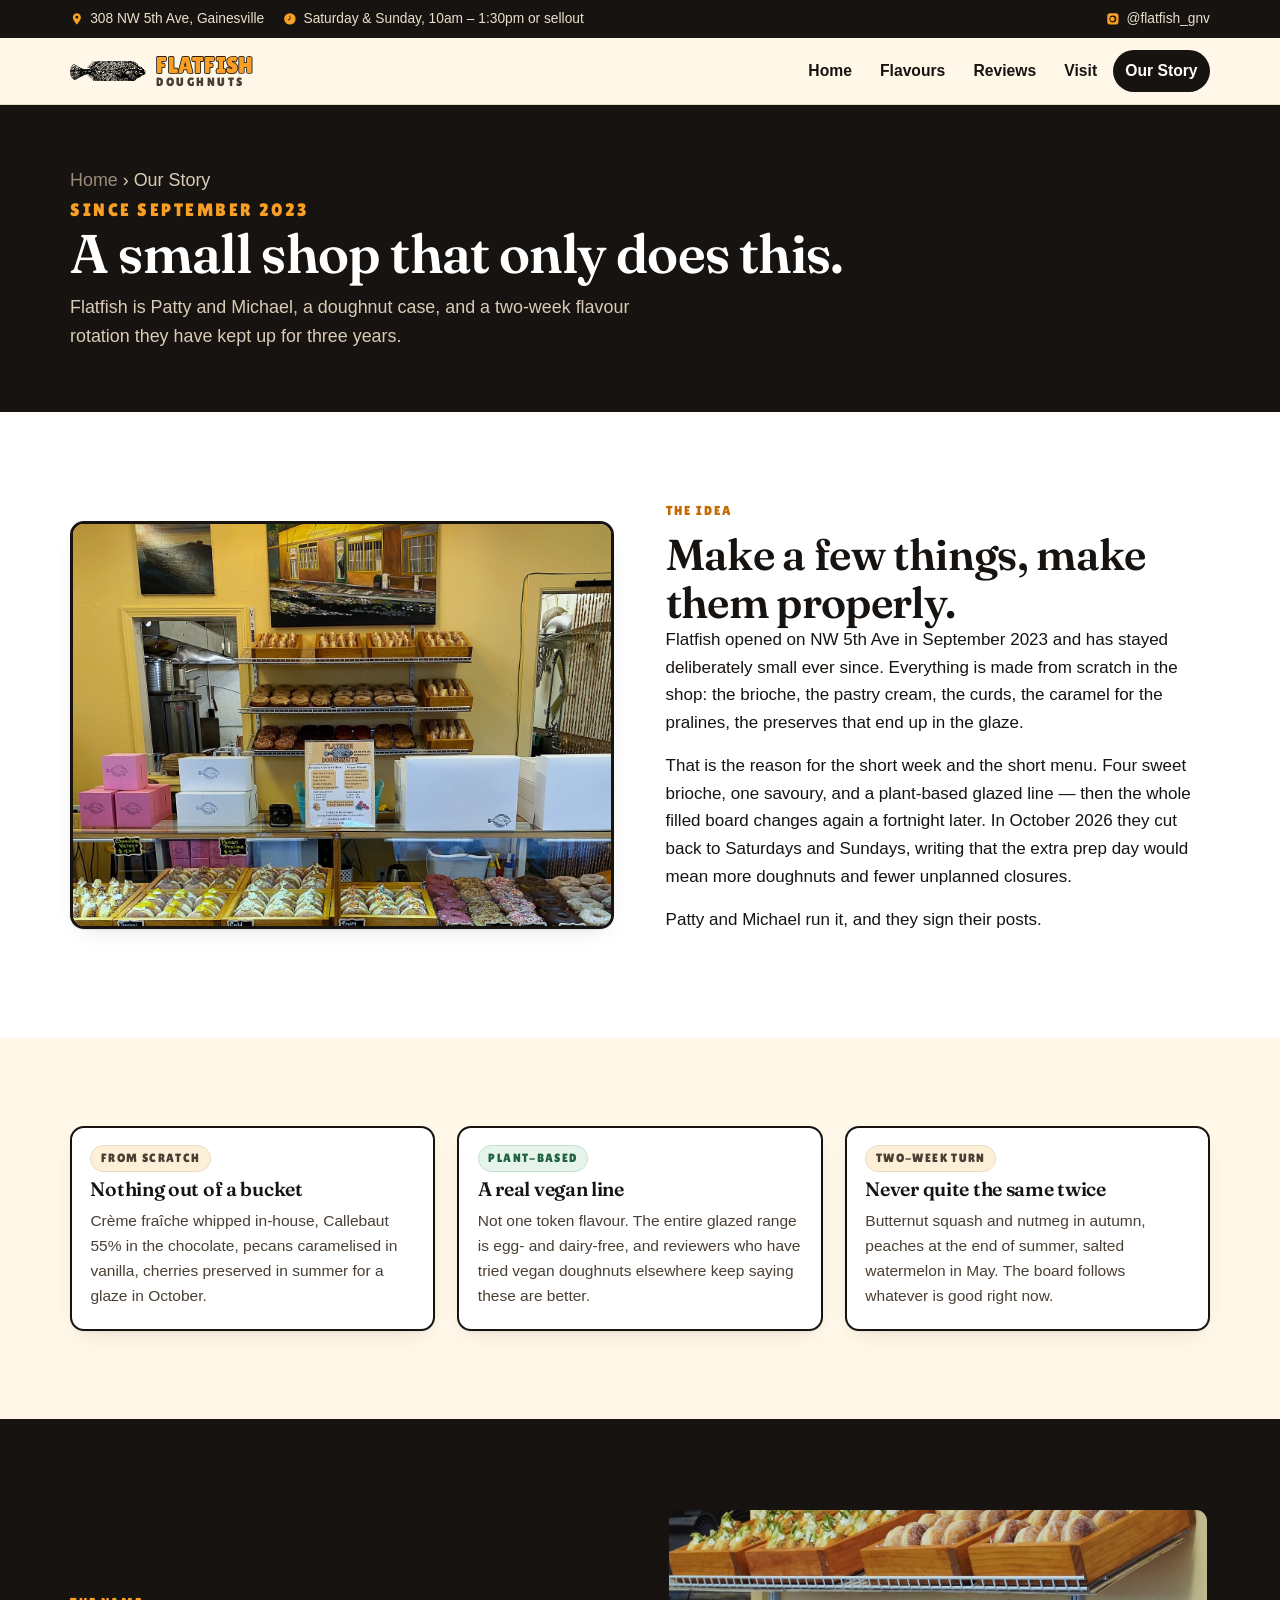
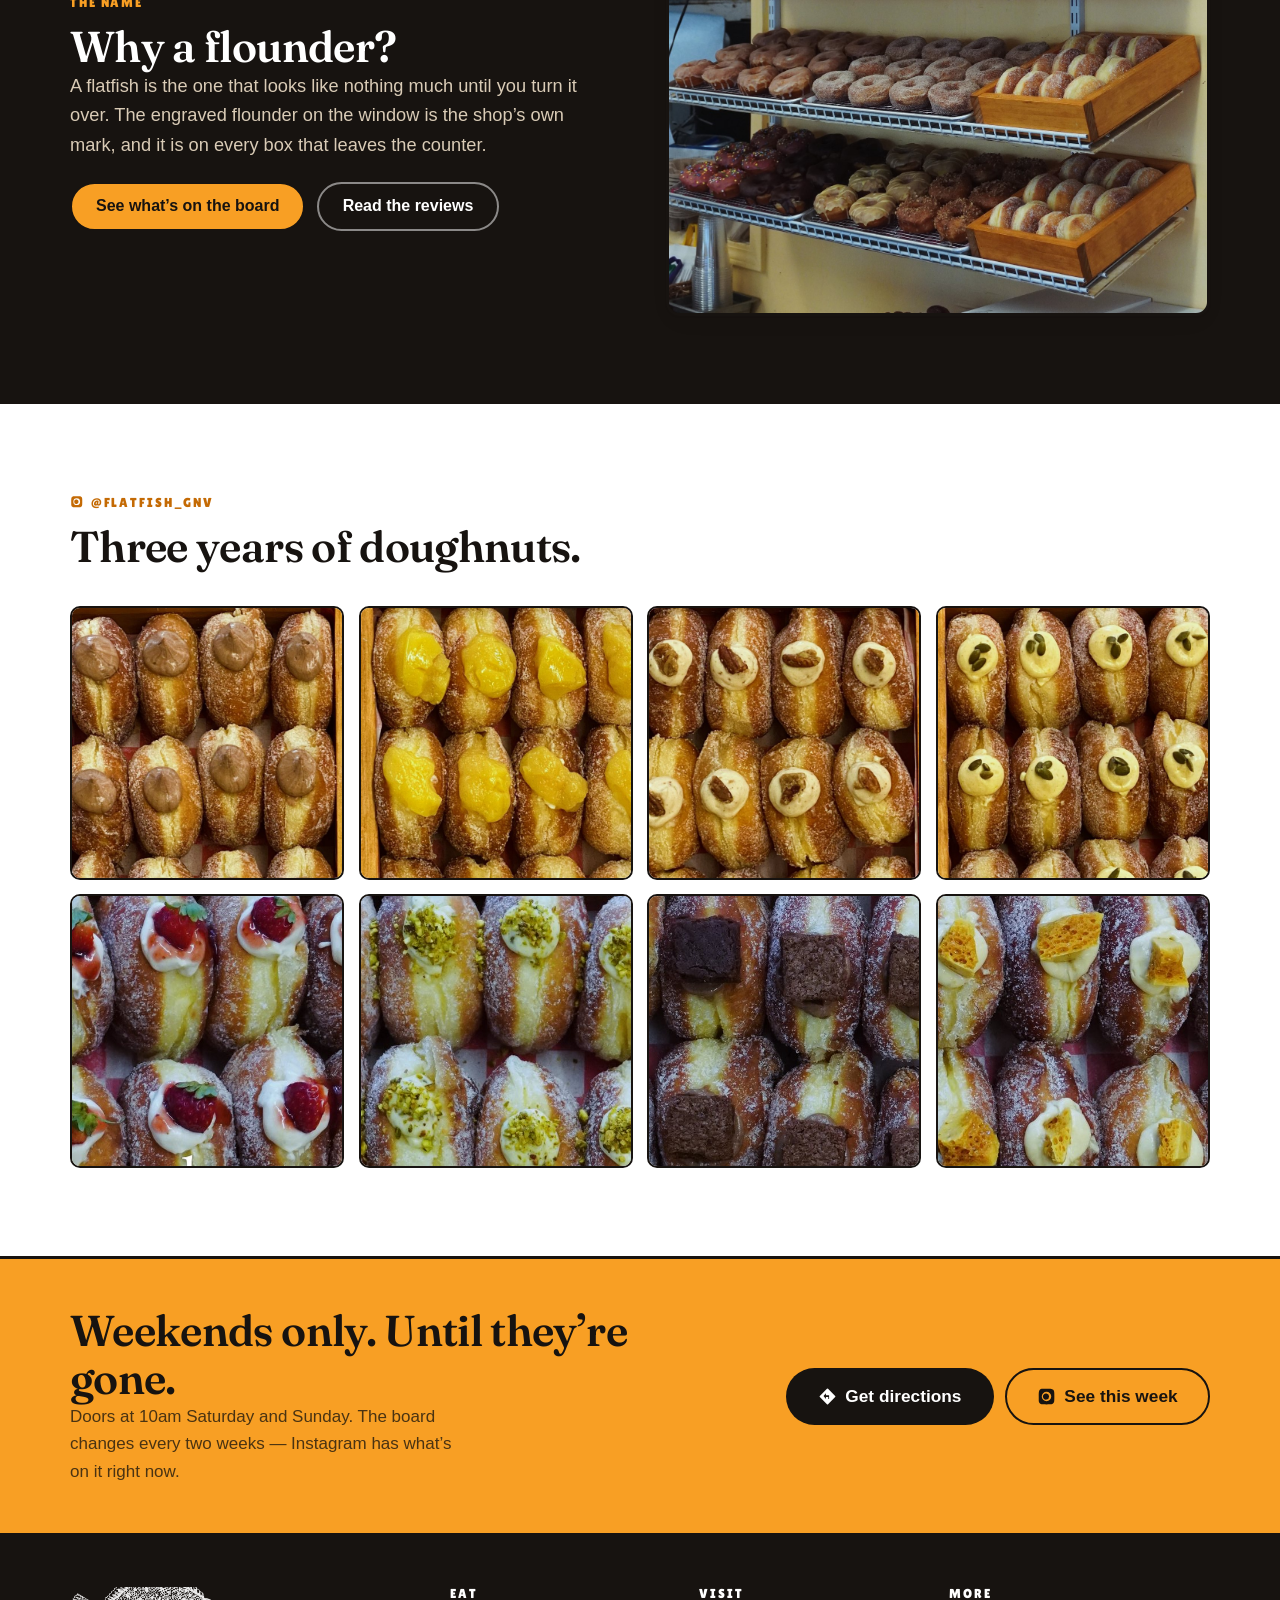
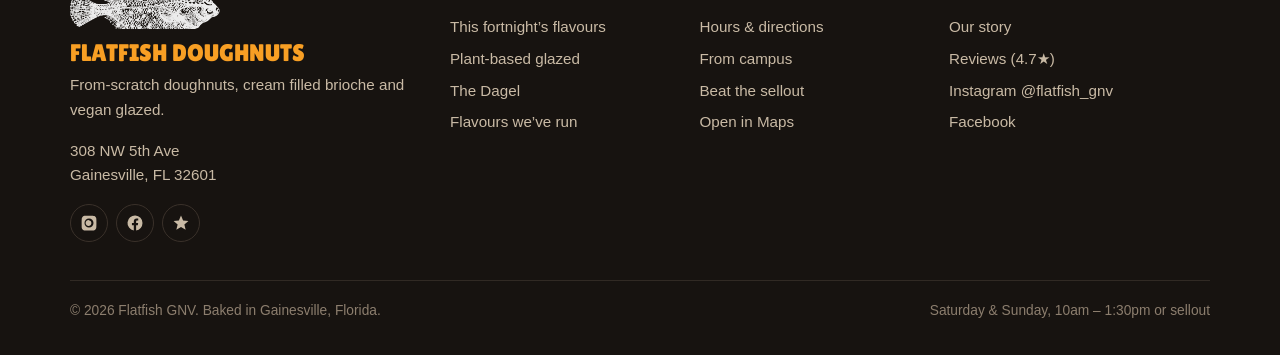
<file: about.html>
<!doctype html>
<html lang="en">
<head>
<meta charset="utf-8">
<meta name="viewport" content="width=device-width,initial-scale=1">
<title>Our Story — Flatfish GNV</title>
<meta name="description" content="Flatfish GNV has been making from-scratch brioche and plant-based glazed doughnuts on NW 5th Ave since September 2023.">
<meta property="og:type" content="website">
<meta property="og:title" content="Our Story — Flatfish GNV">
<meta property="og:description" content="Flatfish GNV has been making from-scratch brioche and plant-based glazed doughnuts on NW 5th Ave since September 2023.">
<meta property="og:image" content="img/hero-cherry.jpg">
<meta name="theme-color" content="#F89F24">
<link rel="icon" href="img/flounder.png" type="image/png">
<link rel="preconnect" href="https://fonts.googleapis.com">
<link rel="preconnect" href="https://fonts.gstatic.com" crossorigin>
<link href="https://fonts.googleapis.com/css2?family=Lilita+One&family=Fraunces:opsz,wght@9..144,400;9..144,600;9..144,700&display=swap" rel="stylesheet">
<style>/* Flatfish GNV — stylesheet.
   Palette and letterforms are taken from the shop's own flavour poster:
   orange #F89F24 fill, black engraved flounder, warm paper. */

:root{
  --orange:#F89F24;
  --orange-deep:#C46A04;
  --orange-soft:#FECD81;
  --ink:#171310;
  --ink-2:#4A3F34;
  --ink-3:#7A6B5B;
  --paper:#FFFFFF;
  --cream:#FFF7E8;
  --cream-2:#FDEFD8;
  --line:#E9DCC4;
  --green:#2F7D4F;

  --f-display:'Lilita One',Impact,'Haettenschweiler','Arial Narrow Bold',sans-serif;
  --f-head:'Fraunces',Georgia,'Times New Roman',serif;
  --f-body:-apple-system,BlinkMacSystemFont,'Segoe UI',Roboto,'Helvetica Neue',Arial,sans-serif;

  --wrap:1180px;
  --r:14px;
  --shadow:0 1px 2px rgba(23,19,16,.06),0 8px 24px -12px rgba(23,19,16,.18);
  --shadow-lg:0 2px 4px rgba(23,19,16,.06),0 24px 48px -20px rgba(23,19,16,.28);
}

*,*::before,*::after{box-sizing:border-box}
html{-webkit-text-size-adjust:100%;scroll-behavior:smooth}
@media (prefers-reduced-motion:reduce){
  html{scroll-behavior:auto}
  *,*::before,*::after{animation-duration:.001ms!important;transition-duration:.001ms!important}
}
body{
  margin:0;background:var(--cream);color:var(--ink);
  font-family:var(--f-body);font-size:17px;line-height:1.62;
  -webkit-font-smoothing:antialiased;
}
img{max-width:100%;height:auto;display:block}
/* every inline icon is 1em unless a component says otherwise */
svg{width:1em;height:1em;fill:currentColor;flex:none}
.eyebrow svg{vertical-align:-.14em;margin-right:.25em}
a{color:var(--orange-deep);text-underline-offset:3px}
a:hover{color:var(--ink)}
h1,h2,h3,h4{font-family:var(--f-head);font-weight:600;line-height:1.1;margin:0;letter-spacing:-.015em}
h1{font-size:clamp(2.5rem,6vw,4.1rem);font-variation-settings:'SOFT' 20,'WONK' 1}
h2{font-size:clamp(1.85rem,3.6vw,2.7rem)}
h3{font-size:1.3rem}
p{margin:0 0 1rem}
blockquote{margin:0}
[id]{scroll-margin-top:90px}
.wrap{width:100%;max-width:var(--wrap);margin-inline:auto;padding-inline:20px}
.skip{position:absolute;left:-9999px;top:0;background:var(--ink);color:#fff;padding:.7rem 1rem;z-index:99}
.skip:focus{left:8px;top:8px}
:focus-visible{outline:3px solid var(--orange-deep);outline-offset:2px;border-radius:4px}

/* ---------------------------------------------------------------- bits */
.eyebrow{
  font-family:var(--f-display);font-size:.84rem;letter-spacing:.14em;text-transform:uppercase;
  color:var(--orange-deep);margin:0 0 .6rem;
}
.lede{font-size:1.14rem;color:var(--ink-2);max-width:62ch}
.sec{padding:clamp(3rem,7vw,5.5rem) 0}
.sec--paper{background:var(--paper)}
.sec--ink{background:var(--ink);color:var(--cream)}
.sec--ink h2,.sec--ink h3{color:#fff}
.sec--ink .lede{color:#D9CBB6}
.sec--ink .eyebrow{color:var(--orange)}
.sec--ink p,.sec--ink .step p,.sec--ink .card__body p{color:#D9CBB6}
.sec--ink .note{background:#231D19;border-color:var(--orange);color:#D9CBB6}
.sec--ink .note strong{color:#fff}
.sec--ink .card{background:#231D19;border-color:#4A3F34}
.sec--ink .card__tag{background:#2C2520;border-color:#4A3F34;color:#D9CBB6}
.sec--ink .step h3{color:#fff}
.sec__head{max-width:68ch;margin-bottom:2.2rem}

.btn{
  display:inline-flex;align-items:center;gap:.5rem;justify-content:center;
  font-family:var(--f-body);font-weight:650;font-size:1rem;line-height:1;
  padding:.92rem 1.5rem;border-radius:999px;border:2px solid transparent;
  text-decoration:none;cursor:pointer;transition:transform .12s ease,background .12s ease,color .12s ease;
}
.btn:active{transform:translateY(1px)}
.btn svg{width:1.1em;height:1.1em;fill:currentColor;flex:none}
.btn--orange{background:var(--orange);color:var(--ink);border-color:var(--ink)}
.btn--orange:hover{background:var(--orange-soft);color:var(--ink)}
.btn--ink{background:var(--ink);color:#fff}
.btn--ink:hover{background:var(--orange-deep);color:#fff}
.btn--ghost{background:transparent;color:var(--ink);border-color:var(--ink)}
.btn--ghost:hover{background:var(--ink);color:#fff}
.btn--onink{background:transparent;color:#fff;border-color:rgba(255,255,255,.5)}
.btn--onink:hover{background:#fff;color:var(--ink);border-color:#fff}
.btn--sm{padding:.6rem 1.05rem;font-size:.92rem}
.btn--lg{padding:1.05rem 1.9rem;font-size:1.08rem}
.btnrow{display:flex;flex-wrap:wrap;gap:.7rem}

.chip{
  display:inline-flex;align-items:center;gap:.45rem;
  background:var(--cream-2);border:1px solid var(--line);color:var(--ink-2);
  padding:.4rem .8rem;border-radius:999px;font-size:.88rem;font-weight:600;
}
.chip svg{width:1em;height:1em;fill:currentColor}
.chip--open{background:#E7F4EC;border-color:#BFE0CC;color:#1F6340}
.chip--shut{background:#FBEDE7;border-color:#F0CFBF;color:#A2421A}

/* ------------------------------------------------------------ topbar */
.topbar{
  background:var(--ink);color:#EADFCB;font-size:.86rem;
}
.topbar__in{display:flex;align-items:center;gap:1.2rem;flex-wrap:wrap;padding-block:.5rem}
.topbar__i{display:inline-flex;align-items:center;gap:.4rem}
.topbar__i svg{width:1em;height:1em;fill:var(--orange)}
.topbar a{color:#EADFCB;text-decoration:none}
.topbar a:hover{color:#fff;text-decoration:underline}
.topbar__sp{flex:1 1 auto}
@media (max-width:620px){
  .topbar__in{gap:.8rem;justify-content:space-between}
  .topbar__i:first-child{display:none}
}

/* -------------------------------------------------------------- mast */
.mast{
  position:sticky;top:0;z-index:50;background:var(--cream);
  border-bottom:1px solid var(--line);
}
.mast__in{display:flex;align-items:center;gap:1rem;padding-block:.75rem}
.brand{display:flex;align-items:center;gap:.65rem;text-decoration:none;color:var(--ink);flex:none}
.brand img{width:76px;height:auto}
.brand__txt{display:flex;flex-direction:column;line-height:.92}
.brand__a{font-family:var(--f-display);font-size:1.42rem;letter-spacing:.01em;color:var(--orange);
  -webkit-text-stroke:1.6px var(--ink);paint-order:stroke fill}
.brand__b{font-family:var(--f-display);font-size:.78rem;letter-spacing:.2em;color:var(--ink-2)}
.mast__sp{flex:1 1 auto}
.nav{display:flex;gap:.2rem;align-items:center}
.nav a{
  font-weight:600;font-size:.98rem;color:var(--ink);text-decoration:none;
  padding:.5rem .78rem;border-radius:999px;
}
.nav a:hover{background:var(--cream-2)}
.nav a[aria-current="page"]{background:var(--ink);color:#fff}
.navtoggle{
  display:none;align-items:center;gap:.45rem;background:var(--ink);color:#fff;border:0;
  font:inherit;font-weight:650;font-size:.95rem;padding:.55rem 1rem;border-radius:999px;cursor:pointer;
}
.navtoggle svg{width:1.1em;height:1.1em;fill:currentColor}

@media (max-width:940px){
  .mast__in{flex-wrap:wrap}
  .navtoggle{display:inline-flex;order:3}
  .nav{
    order:4;flex-basis:100%;flex-direction:column;align-items:stretch;gap:0;
    display:none;padding-bottom:.6rem;
  }
  .nav.is-open{display:flex}
  .nav a{padding:.8rem .9rem;border-radius:10px}
  .mast__cta{order:2}
}

/* -------------------------------------------------------------- hero */
.hero{background:var(--cream);padding:clamp(2.2rem,5vw,4rem) 0 clamp(2.6rem,6vw,4.6rem)}
.hero__grid{display:grid;grid-template-columns:1.08fr .92fr;gap:clamp(1.6rem,4vw,3.4rem);align-items:center}
.hero__kicker svg{width:1.05em;height:1.05em;fill:currentColor;flex:none}
.hero__kicker{
  display:inline-flex;align-items:center;gap:.5rem;white-space:nowrap;background:var(--ink);color:var(--orange);
  font-family:var(--f-display);font-size:.82rem;letter-spacing:.14em;text-transform:uppercase;
  padding:.4rem .9rem;border-radius:999px;margin-bottom:1rem;
}
.hero h1{margin-bottom:.9rem}
.hero h1 em{font-style:normal;color:var(--orange-deep)}
.hero__sub{font-size:1.18rem;color:var(--ink-2);max-width:48ch;margin-bottom:1.4rem}
.hero__meta{display:flex;flex-wrap:wrap;gap:.55rem;margin-bottom:1.6rem}
.hero__art{position:relative}
.hero__art img{
  width:100%;aspect-ratio:4/5;object-fit:cover;border-radius:var(--r);
  border:3px solid var(--ink);box-shadow:var(--shadow-lg);
}
.hero__badge{
  position:absolute;left:-14px;bottom:26px;background:var(--paper);border:3px solid var(--ink);
  border-radius:var(--r);padding:.8rem 1rem;box-shadow:var(--shadow);display:flex;align-items:center;gap:.7rem;
}
.hero__badge b{font-family:var(--f-display);font-size:1.9rem;line-height:1;display:block}
.hero__badge span{font-size:.8rem;color:var(--ink-3);line-height:1.25;display:block}
.stars{display:inline-flex;gap:1px}
.stars svg{width:15px;height:15px;fill:var(--orange)}
.stars svg.off{fill:#DCCEB6}

@media (max-width:880px){
  .hero__grid{grid-template-columns:1fr}
  .hero__art{order:-1}
  .hero__art img{aspect-ratio:3/2}
  .hero__badge{left:auto;right:12px;bottom:-18px}
}

/* ------------------------------------------------------------ ribbon */
.ribbon{background:var(--orange);border-block:3px solid var(--ink);overflow:hidden}
.ribbon__in{
  display:flex;gap:2.4rem;padding-block:.62rem;white-space:nowrap;
  font-family:var(--f-display);font-size:.95rem;letter-spacing:.1em;text-transform:uppercase;color:var(--ink);
}
.ribbon__in span{display:inline-flex;align-items:center;gap:2.4rem}
.ribbon__in span::after{content:"\2022";opacity:.45}

/* -------------------------------------------------------------- cards */
.grid{display:grid;gap:1.4rem}
.grid--3{grid-template-columns:repeat(3,1fr)}
.grid--4{grid-template-columns:repeat(4,1fr)}
.grid--2{grid-template-columns:repeat(2,1fr)}
@media (max-width:900px){.grid--3,.grid--4{grid-template-columns:repeat(2,1fr)}}
@media (max-width:560px){.grid--3,.grid--4,.grid--2{grid-template-columns:1fr}}

.card{
  background:var(--paper);border:2px solid var(--ink);border-radius:var(--r);
  overflow:hidden;display:flex;flex-direction:column;box-shadow:var(--shadow);
}
.card img{width:100%;aspect-ratio:4/3;object-fit:cover;border-bottom:2px solid var(--ink)}
.card__body{padding:1.1rem 1.15rem 1.3rem;display:flex;flex-direction:column;gap:.45rem;flex:1}
.card__body h3{font-size:1.22rem}
.card__body p{margin:0;color:var(--ink-2);font-size:.97rem}
.card__tag{
  align-self:flex-start;font-family:var(--f-display);font-size:.72rem;letter-spacing:.12em;
  text-transform:uppercase;background:var(--cream-2);border:1px solid var(--line);
  padding:.2rem .6rem;border-radius:999px;color:var(--ink-2);
}
.card__tag--vegan{background:#E7F4EC;border-color:#BFE0CC;color:#1F6340}
.card__tag--savory{background:#FDEFD8;border-color:var(--orange-soft);color:var(--orange-deep)}

/* --------------------------------------------------------- flavour list */
.flavours{display:grid;gap:0;border:2px solid var(--ink);border-radius:var(--r);overflow:hidden;background:var(--paper)}
.flav{display:flex;gap:1rem;padding:1.05rem 1.2rem;border-bottom:1px solid var(--line);align-items:baseline}
.flav:last-child{border-bottom:0}
.flav__n{font-family:var(--f-head);font-weight:600;font-size:1.12rem;flex:none;min-width:12.5rem}
.flav__d{color:var(--ink-2);font-size:.98rem;flex:1}
.flav__t{flex:none;align-self:center}
@media (max-width:620px){
  .flav{flex-wrap:wrap;gap:.3rem}
  .flav__n{min-width:0;flex-basis:100%}
}

/* ----------------------------------------------------------- rating */
.rating{display:grid;grid-template-columns:auto 1fr;gap:clamp(1.5rem,4vw,3.4rem);align-items:center}
.rating__score{text-align:center}
.rating__num{font-family:var(--f-display);font-size:4.6rem;line-height:.9;color:var(--ink)}
.rating__of{color:var(--ink-3);font-size:.9rem}
.rating__bars{display:grid;gap:.4rem;width:100%}
.bar{display:grid;grid-template-columns:2.6rem 1fr 3rem;gap:.6rem;align-items:center;font-size:.86rem;color:var(--ink-2)}
.bar__t{height:9px;background:var(--cream-2);border:1px solid var(--line);border-radius:999px;overflow:hidden}
.bar__f{height:100%;background:var(--orange);display:block}
.bar__n{text-align:right;color:var(--ink-3);font-variant-numeric:tabular-nums}
.sec--ink .bar{color:#D9CBB6}
.sec--ink .bar__t{background:#2C2520;border-color:#413830}
.sec--ink .rating__num{color:#fff}
.sec--ink .rating__of{color:#A99887}
@media (max-width:700px){
  .rating{grid-template-columns:1fr}
  .rating__score{text-align:left}
}

/* ---------------------------------------------------------- reviews */
.quotes{columns:3;column-gap:1.3rem}
@media (max-width:980px){.quotes{columns:2}}
@media (max-width:640px){.quotes{columns:1}}
.quote{
  break-inside:avoid;background:var(--paper);border:2px solid var(--ink);border-radius:var(--r);
  padding:1.2rem 1.25rem;margin-bottom:1.3rem;box-shadow:var(--shadow);
}
.quote blockquote{margin:0}
.quote p{font-size:1.02rem;color:var(--ink);margin-bottom:.9rem}
.quote__who{display:flex;align-items:center;gap:.6rem;font-size:.88rem;color:var(--ink-3);flex-wrap:wrap}
.quote__av{
  width:34px;height:34px;border-radius:50%;background:var(--orange);color:var(--ink);flex:none;
  display:grid;place-items:center;font-family:var(--f-display);font-size:1rem;border:2px solid var(--ink);
}
.quote__nm{font-weight:650;color:var(--ink)}
.quote .stars{margin-bottom:.6rem}

/* ------------------------------------------------------------ photos */
.shots{display:grid;grid-template-columns:repeat(4,1fr);gap:.9rem}
.shots img{width:100%;aspect-ratio:1/1;object-fit:cover;border:2px solid var(--ink);border-radius:10px}
.shots a{display:block;transition:transform .14s ease}
.shots a:hover{transform:translateY(-3px)}
.shots--tall img{aspect-ratio:4/5}
@media (max-width:860px){.shots{grid-template-columns:repeat(2,1fr)}}

/* -------------------------------------------------------------- split */
.split{display:grid;grid-template-columns:1fr 1fr;gap:clamp(1.6rem,4vw,3.2rem);align-items:center}
.split img{width:100%;aspect-ratio:4/3;object-fit:cover;object-position:center;border:3px solid var(--ink);border-radius:var(--r);box-shadow:var(--shadow)}
.split__art--board img{aspect-ratio:3/4}
.split--flip .split__art{order:2}
@media (max-width:820px){.split{grid-template-columns:1fr}.split--flip .split__art{order:0}}

/* --------------------------------------------------------- hours table */
.hours{width:100%;border-collapse:collapse;background:var(--paper);border:2px solid var(--ink);border-radius:var(--r);overflow:hidden}
.hours th,.hours td{text-align:left;padding:.72rem 1rem;border-bottom:1px solid var(--line);font-size:.98rem}
.hours tr:last-child th,.hours tr:last-child td{border-bottom:0}
.hours th{font-weight:650;width:11rem}
.hours td{color:var(--ink-2);text-align:right}
.hours tr.is-today{background:var(--cream-2)}
.hours tr.is-today th::after{content:" — today";color:var(--orange-deep);font-weight:650}
.hours .shut{color:var(--ink-3)}

/* ------------------------------------------------------------- steps */
.steps{counter-reset:s;display:grid;gap:1rem}
.step{display:flex;gap:1rem;align-items:flex-start}
.step::before{
  counter-increment:s;content:counter(s);flex:none;
  width:2.3rem;height:2.3rem;border-radius:50%;background:var(--orange);border:2px solid var(--ink);
  display:grid;place-items:center;font-family:var(--f-display);font-size:1.1rem;color:var(--ink);
}
.step h3{font-size:1.08rem;margin-bottom:.15rem}
.step p{margin:0;color:var(--ink-2);font-size:.97rem}

/* -------------------------------------------------------------- misc */
.tagcloud{display:flex;flex-wrap:wrap;gap:.45rem}
.tagcloud span{
  background:var(--paper);border:1px solid var(--line);border-radius:999px;
  padding:.32rem .78rem;font-size:.9rem;color:var(--ink-2);
}
.sec--ink .tagcloud span{background:#231D19;border-color:#3A312A;color:#D9CBB6}

.note{
  background:var(--cream-2);border:2px dashed var(--orange);border-radius:var(--r);
  padding:1.1rem 1.25rem;font-size:.97rem;color:var(--ink-2);
}
.note strong{color:var(--ink)}

.cta{background:var(--orange);border-block:3px solid var(--ink)}
.cta .wrap{display:flex;flex-wrap:wrap;gap:1.4rem;align-items:center;justify-content:space-between;padding-block:clamp(2rem,4vw,3rem)}
.cta h2{max-width:20ch}
.cta p{margin:0;color:#4A3312;max-width:42ch}

.map{
  width:100%;aspect-ratio:16/10;border:3px solid var(--ink);border-radius:var(--r);
  filter:saturate(.9);
}

/* ------------------------------------------------------------- footer */
.foot{background:var(--ink);color:#C9BAA5;padding:3.2rem 0 2rem;font-size:.95rem}
.foot__grid{display:grid;grid-template-columns:1.6fr 1fr 1fr 1.2fr;gap:2rem}
@media (max-width:860px){.foot__grid{grid-template-columns:1fr 1fr}}
@media (max-width:520px){.foot__grid{grid-template-columns:1fr}}
.foot h4{color:#fff;font-family:var(--f-display);font-size:.84rem;letter-spacing:.14em;
  text-transform:uppercase;margin-bottom:.8rem;font-weight:400}
.foot ul{list-style:none;margin:0;padding:0;display:grid;gap:.45rem}
.foot a{color:#C9BAA5;text-decoration:none}
.foot a:hover{color:var(--orange);text-decoration:underline}
.foot__brand img{width:150px;filter:invert(1);opacity:.92;margin-bottom:.8rem}
.foot__wm{font-family:var(--f-display);font-size:1.5rem;color:var(--orange);line-height:1;margin-bottom:.5rem}
.foot__bar{
  margin-top:2.4rem;padding-top:1.2rem;border-top:1px solid #312A24;
  display:flex;flex-wrap:wrap;gap:.8rem;justify-content:space-between;font-size:.86rem;color:#8C7E6E;
}
.soc{display:flex;gap:.5rem;margin-top:.9rem}
.soc a{
  width:38px;height:38px;border-radius:50%;border:1px solid #3A312A;display:grid;place-items:center;
}
.soc a:hover{background:var(--orange);border-color:var(--orange)}
.soc svg{width:18px;height:18px;fill:#C9BAA5}
.soc a:hover svg{fill:var(--ink)}

/* ---------------------------------------------------------- page head */
.phead{background:var(--ink);color:var(--cream);padding:clamp(2.4rem,5vw,3.8rem) 0}
.phead h1{color:#fff;font-size:clamp(2.2rem,5vw,3.4rem);margin-bottom:.6rem}
.phead p{color:#D9CBB6;font-size:1.12rem;max-width:58ch;margin:0}
.phead .eyebrow{color:var(--orange)}
.crumb{font-size:.86rem;color:#9C8C7A;margin-bottom:1rem}
.crumb a{color:#9C8C7A;text-decoration:none}
.crumb a:hover{color:var(--orange)}
</style>
<script type="application/ld+json">{"@context":"https://schema.org","@type":"Bakery","name":"Flatfish GNV","image":"img/hero-cherry.jpg","address":{"@type":"PostalAddress","streetAddress":"308 NW 5th Ave","addressLocality":"Gainesville","addressRegion":"FL","postalCode":"32601","addressCountry":"US"},"geo":{"@type":"GeoCoordinates","latitude":29.6557358,"longitude":-82.3282616},"servesCuisine":"Doughnuts","priceRange":"$","sameAs":["https://www.instagram.com/flatfish_gnv/","https://www.facebook.com/FlatFishGNV/"],"aggregateRating":{"@type":"AggregateRating","ratingValue":"4.7","reviewCount":"185"},"openingHoursSpecification":[{"@type":"OpeningHoursSpecification","dayOfWeek":["Saturday","Sunday"],"opens":"10:00","closes":"13:30"}]}</script>
</head>
<body>
<a class="skip" href="#main">Skip to content</a>
<div class="topbar"><div class="wrap topbar__in">
  <span class="topbar__i"><svg viewBox="0 0 24 24" aria-hidden="true"><path d="M12 2C8.1 2 5 5.1 5 9c0 5.2 7 13 7 13s7-7.8 7-13c0-3.9-3.1-7-7-7zm0 9.5A2.5 2.5 0 1 1 12 6.5a2.5 2.5 0 0 1 0 5z"/></svg> 308 NW 5th Ave, Gainesville</span>
  <span class="topbar__i"><svg viewBox="0 0 24 24" aria-hidden="true"><path d="M12 2a10 10 0 1 0 0 20 10 10 0 0 0 0-20zm.9 10.6-3.6 2.3-.8-1.3 3-1.9V6.5h1.4v6.1z"/></svg> Saturday &amp; Sunday, 10am – 1:30pm or sellout</span>
  <span class="topbar__sp"></span>
  <a class="topbar__i" href="https://www.instagram.com/flatfish_gnv/" target="_blank" rel="noopener"><svg viewBox="0 0 24 24" aria-hidden="true"><path d="M12 2.2c3.2 0 3.6 0 4.9.1 1.2.1 1.8.3 2.2.4.6.2 1 .5 1.4.9.4.4.7.8.9 1.4.2.4.4 1 .4 2.2.1 1.3.1 1.7.1 4.9s0 3.6-.1 4.9c0 1.2-.2 1.8-.4 2.2-.2.6-.5 1-.9 1.4-.4.4-.8.7-1.4.9-.4.2-1 .4-2.2.4-1.3.1-1.7.1-4.9.1s-3.6 0-4.9-.1c-1.2 0-1.8-.2-2.2-.4-.6-.2-1-.5-1.4-.9-.4-.4-.7-.8-.9-1.4-.2-.4-.4-1-.4-2.2C2.2 15.6 2.2 15.2 2.2 12s0-3.6.1-4.9c0-1.2.2-1.8.4-2.2.2-.6.5-1 .9-1.4.4-.4.8-.7 1.4-.9.4-.2 1-.4 2.2-.4C8.4 2.2 8.8 2.2 12 2.2zm0 3.8A6 6 0 1 0 12 18a6 6 0 0 0 0-12zm0 9.9A3.9 3.9 0 1 1 12 8.2a3.9 3.9 0 0 1 0 7.7zm7.6-10.3a1.4 1.4 0 1 1-2.8 0 1.4 1.4 0 0 1 2.8 0z"/></svg> @flatfish_gnv</a>
</div></div>
<header class="mast"><div class="wrap mast__in">
  <a class="brand" href="index.html" aria-label="Flatfish GNV — home">
    <img src="img/flounder.png" alt="" width="1129" height="311">
    <span class="brand__txt">
      <span class="brand__a">FLATFISH</span>
      <span class="brand__b">DOUGHNUTS</span>
    </span>
  </a>
  <span class="mast__sp"></span>
  <button class="navtoggle" id="navtoggle" aria-expanded="false" aria-controls="nav"><svg viewBox="0 0 24 24" aria-hidden="true"><path d="M3 6h18v2H3zm0 5h18v2H3zm0 5h18v2H3z"/></svg> Menu</button>
  <nav class="nav" id="nav" aria-label="Main"><a href="index.html">Home</a><a href="menu.html">Flavours</a><a href="reviews.html">Reviews</a><a href="visit.html">Visit</a><a href="about.html" aria-current="page">Our Story</a></nav>
</div></header>
<main id="main">

<section class="phead"><div class="wrap">
  <p class="crumb"><a href="index.html">Home</a> &rsaquo; Our Story</p>
  <p class="eyebrow">Since September 2023</p>
  <h1>A small shop that only does this.</h1>
  <p>Flatfish is Patty and Michael, a doughnut case, and a two-week flavour rotation they have kept
     up for three years.</p>
</div></section>

<section class="sec sec--paper"><div class="wrap split">
  <div class="split__art">
    <img src="img/interior.jpg" alt="Inside Flatfish GNV — the counter, the case and the racks"
         loading="lazy" width="1440" height="1302">
  </div>
  <div>
    <p class="eyebrow">The idea</p>
    <h2>Make a few things, make them properly.</h2>
    <p>Flatfish opened on NW 5th Ave in September 2023 and has stayed deliberately small ever
       since. Everything is made from scratch in the shop: the brioche, the pastry cream,
       the curds, the caramel for the pralines, the preserves that end up in the glaze.</p>
    <p>That is the reason for the short week and the short menu. Four sweet brioche, one
       savoury, and a plant-based glazed line — then the whole filled board changes again a
       fortnight later. In October 2026 they cut back to Saturdays and Sundays, writing that
       the extra prep day would mean more doughnuts and fewer unplanned closures.</p>
    <p>Patty and Michael run it, and they sign their posts.</p>
  </div>
</div></section>

<section class="sec"><div class="wrap">
  <div class="grid grid--3">
    <article class="card"><div class="card__body">
      <span class="card__tag">From scratch</span>
      <h3>Nothing out of a bucket</h3>
      <p>Crème fraîche whipped in-house, Callebaut 55% in the chocolate, pecans caramelised
         in vanilla, cherries preserved in summer for a glaze in October.</p>
    </div></article>
    <article class="card"><div class="card__body">
      <span class="card__tag card__tag--vegan">Plant-based</span>
      <h3>A real vegan line</h3>
      <p>Not one token flavour. The entire glazed range is egg- and dairy-free, and
         reviewers who have tried vegan doughnuts elsewhere keep saying these are better.</p>
    </div></article>
    <article class="card"><div class="card__body">
      <span class="card__tag">Two-week turn</span>
      <h3>Never quite the same twice</h3>
      <p>Butternut squash and nutmeg in autumn, peaches at the end of summer, salted
         watermelon in May. The board follows whatever is good right now.</p>
    </div></article>
  </div>
</div></section>

<section class="sec sec--ink"><div class="wrap split split--flip">
  <div class="split__art">
    <img src="img/racks.jpg" alt="Trays of doughnuts on the racks at Flatfish GNV"
         loading="lazy" width="1600" height="1071">
  </div>
  <div>
    <p class="eyebrow">The name</p>
    <h2>Why a flounder?</h2>
    <p class="lede">A flatfish is the one that looks like nothing much until you turn it
       over. The engraved flounder on the window is the shop&rsquo;s own mark, and it is on
       every box that leaves the counter.</p>
    <div class="btnrow" style="margin-top:1.4rem">
      <a class="btn btn--orange" href="menu.html">See what&rsquo;s on the board</a>
      <a class="btn btn--onink" href="reviews.html">Read the reviews</a>
    </div>
  </div>
</div></section>

<section class="sec sec--paper"><div class="wrap">
  <div class="sec__head">
    <p class="eyebrow"><svg viewBox="0 0 24 24" aria-hidden="true"><path d="M12 2.2c3.2 0 3.6 0 4.9.1 1.2.1 1.8.3 2.2.4.6.2 1 .5 1.4.9.4.4.7.8.9 1.4.2.4.4 1 .4 2.2.1 1.3.1 1.7.1 4.9s0 3.6-.1 4.9c0 1.2-.2 1.8-.4 2.2-.2.6-.5 1-.9 1.4-.4.4-.8.7-1.4.9-.4.2-1 .4-2.2.4-1.3.1-1.7.1-4.9.1s-3.6 0-4.9-.1c-1.2 0-1.8-.2-2.2-.4-.6-.2-1-.5-1.4-.9-.4-.4-.7-.8-.9-1.4-.2-.4-.4-1-.4-2.2C2.2 15.6 2.2 15.2 2.2 12s0-3.6.1-4.9c0-1.2.2-1.8.4-2.2.2-.6.5-1 .9-1.4.4-.4.8-.7 1.4-.9.4-.2 1-.4 2.2-.4C8.4 2.2 8.8 2.2 12 2.2zm0 3.8A6 6 0 1 0 12 18a6 6 0 0 0 0-12zm0 9.9A3.9 3.9 0 1 1 12 8.2a3.9 3.9 0 0 1 0 7.7zm7.6-10.3a1.4 1.4 0 1 1-2.8 0 1.4 1.4 0 0 1 2.8 0z"/></svg> @flatfish_gnv</p>
    <h2>Three years of doughnuts.</h2>
  </div>
  <div class="shots"><a href="https://www.instagram.com/flatfish_gnv/" target="_blank" rel="noopener"><img src="img/f-chocolate-velvet.jpg" alt="A tray of Chocolate Velvet brioche doughnuts" loading="lazy" width="700" height="700"></a><a href="https://www.instagram.com/flatfish_gnv/" target="_blank" rel="noopener"><img src="img/f-lemon-curd.jpg" alt="Lemon Curd doughnuts, filling piped on top" loading="lazy" width="700" height="700"></a><a href="https://www.instagram.com/flatfish_gnv/" target="_blank" rel="noopener"><img src="img/f-pecan-praline.jpg" alt="Pecan Praline doughnuts in their tray" loading="lazy" width="700" height="700"></a><a href="https://www.instagram.com/flatfish_gnv/" target="_blank" rel="noopener"><img src="img/f-butternut-squash.jpg" alt="Butternut Squash doughnuts dusted with sugar" loading="lazy" width="700" height="700"></a><a href="https://www.instagram.com/flatfish_gnv/" target="_blank" rel="noopener"><img src="img/f-strawberry-cream.jpg" alt="Strawberry Cream doughnuts topped with fresh fruit" loading="lazy" width="700" height="700"></a><a href="https://www.instagram.com/flatfish_gnv/" target="_blank" rel="noopener"><img src="img/f-pistachio.jpg" alt="Pistachio doughnuts with chopped nuts on the cream" loading="lazy" width="700" height="700"></a><a href="https://www.instagram.com/flatfish_gnv/" target="_blank" rel="noopener"><img src="img/f-chocolate-brownie.jpg" alt="Chocolate Brownie doughnuts, each with a brownie on top" loading="lazy" width="700" height="700"></a><a href="https://www.instagram.com/flatfish_gnv/" target="_blank" rel="noopener"><img src="img/f-honey-caramel.jpg" alt="Honey Caramel doughnuts with honeycomb candy" loading="lazy" width="700" height="700"></a></div>
</div></section>

</main>
<section class="cta"><div class="wrap">
  <div>
    <h2>Weekends only. Until they&rsquo;re gone.</h2>
    <p>Doors at 10am Saturday and Sunday. The board changes every two weeks — Instagram has
       what&rsquo;s on it right now.</p>
  </div>
  <div class="btnrow">
    <a class="btn btn--ink btn--lg" href="https://www.google.com/maps/dir/?api=1&destination=Flatfish+GNV+308+NW+5th+Ave+Gainesville+FL+32601" target="_blank" rel="noopener"><svg viewBox="0 0 24 24" aria-hidden="true"><path d="M21.7 11.3 12.7 2.3a1 1 0 0 0-1.4 0l-9 9a1 1 0 0 0 0 1.4l9 9a1 1 0 0 0 1.4 0l9-9a1 1 0 0 0 0-1.4zM13 15v-2.5h-3V15l-3-3.5L10 8v2.5h4V15h-1z"/></svg> Get directions</a>
    <a class="btn btn--ghost btn--lg" href="https://www.instagram.com/flatfish_gnv/" target="_blank" rel="noopener"><svg viewBox="0 0 24 24" aria-hidden="true"><path d="M12 2.2c3.2 0 3.6 0 4.9.1 1.2.1 1.8.3 2.2.4.6.2 1 .5 1.4.9.4.4.7.8.9 1.4.2.4.4 1 .4 2.2.1 1.3.1 1.7.1 4.9s0 3.6-.1 4.9c0 1.2-.2 1.8-.4 2.2-.2.6-.5 1-.9 1.4-.4.4-.8.7-1.4.9-.4.2-1 .4-2.2.4-1.3.1-1.7.1-4.9.1s-3.6 0-4.9-.1c-1.2 0-1.8-.2-2.2-.4-.6-.2-1-.5-1.4-.9-.4-.4-.7-.8-.9-1.4-.2-.4-.4-1-.4-2.2C2.2 15.6 2.2 15.2 2.2 12s0-3.6.1-4.9c0-1.2.2-1.8.4-2.2.2-.6.5-1 .9-1.4.4-.4.8-.7 1.4-.9.4-.2 1-.4 2.2-.4C8.4 2.2 8.8 2.2 12 2.2zm0 3.8A6 6 0 1 0 12 18a6 6 0 0 0 0-12zm0 9.9A3.9 3.9 0 1 1 12 8.2a3.9 3.9 0 0 1 0 7.7zm7.6-10.3a1.4 1.4 0 1 1-2.8 0 1.4 1.4 0 0 1 2.8 0z"/></svg> See this week</a>
  </div>
</div></section>
<footer class="foot"><div class="wrap">
  <div class="foot__grid">
    <div class="foot__brand">
      <img src="img/flounder.png" alt="" width="1129" height="311">
      <div class="foot__wm">FLATFISH DOUGHNUTS</div>
      <p>From-scratch doughnuts, cream filled brioche and vegan glazed.</p>
      <p>308 NW 5th Ave<br>Gainesville, FL 32601</p>
      <div class="soc">
        <a href="https://www.instagram.com/flatfish_gnv/" target="_blank" rel="noopener" aria-label="Flatfish GNV on Instagram"><svg viewBox="0 0 24 24" aria-hidden="true"><path d="M12 2.2c3.2 0 3.6 0 4.9.1 1.2.1 1.8.3 2.2.4.6.2 1 .5 1.4.9.4.4.7.8.9 1.4.2.4.4 1 .4 2.2.1 1.3.1 1.7.1 4.9s0 3.6-.1 4.9c0 1.2-.2 1.8-.4 2.2-.2.6-.5 1-.9 1.4-.4.4-.8.7-1.4.9-.4.2-1 .4-2.2.4-1.3.1-1.7.1-4.9.1s-3.6 0-4.9-.1c-1.2 0-1.8-.2-2.2-.4-.6-.2-1-.5-1.4-.9-.4-.4-.7-.8-.9-1.4-.2-.4-.4-1-.4-2.2C2.2 15.6 2.2 15.2 2.2 12s0-3.6.1-4.9c0-1.2.2-1.8.4-2.2.2-.6.5-1 .9-1.4.4-.4.8-.7 1.4-.9.4-.2 1-.4 2.2-.4C8.4 2.2 8.8 2.2 12 2.2zm0 3.8A6 6 0 1 0 12 18a6 6 0 0 0 0-12zm0 9.9A3.9 3.9 0 1 1 12 8.2a3.9 3.9 0 0 1 0 7.7zm7.6-10.3a1.4 1.4 0 1 1-2.8 0 1.4 1.4 0 0 1 2.8 0z"/></svg></a>
        <a href="https://www.facebook.com/FlatFishGNV/" target="_blank" rel="noopener" aria-label="Flatfish GNV on Facebook"><svg viewBox="0 0 24 24" aria-hidden="true"><path d="M22 12a10 10 0 1 0-11.6 9.9v-7H7.9V12h2.5V9.8c0-2.5 1.5-3.9 3.7-3.9 1.1 0 2.2.2 2.2.2v2.4h-1.2c-1.2 0-1.6.8-1.6 1.6V12h2.7l-.4 2.9h-2.3v7A10 10 0 0 0 22 12z"/></svg></a>
        <a href="https://www.google.com/maps/place/Flatfish+GNV+(Doughnuts+and+Bakery)/@29.6557358,-82.3282616,17z/data=!4m6!3m5!1s0x88e8a31e4b9456b9:0x67ece38feb391fee!8m2!3d29.6557358!4d-82.3282616" target="_blank" rel="noopener" aria-label="Flatfish GNV on Google Maps"><svg viewBox="0 0 24 24" aria-hidden="true"><path d="m12 17.3-6.2 3.7 1.7-7-5.4-4.7 7.1-.6L12 2l2.8 6.7 7.1.6-5.4 4.7 1.7 7z"/></svg></a>
      </div>
    </div>
    <div><h4>Eat</h4><ul>
      <li><a href="menu.html">This fortnight&rsquo;s flavours</a></li>
      <li><a href="menu.html#glazed">Plant-based glazed</a></li>
      <li><a href="menu.html#dagel">The Dagel</a></li>
      <li><a href="menu.html#past">Flavours we&rsquo;ve run</a></li>
    </ul></div>
    <div><h4>Visit</h4><ul>
      <li><a href="visit.html">Hours &amp; directions</a></li>
      <li><a href="visit.html#getting-there">From campus</a></li>
      <li><a href="visit.html#tips">Beat the sellout</a></li>
      <li><a href="https://www.google.com/maps/dir/?api=1&destination=Flatfish+GNV+308+NW+5th+Ave+Gainesville+FL+32601" target="_blank" rel="noopener">Open in Maps</a></li>
    </ul></div>
    <div><h4>More</h4><ul>
      <li><a href="about.html">Our story</a></li>
      <li><a href="reviews.html">Reviews (4.7&#9733;)</a></li>
      <li><a href="https://www.instagram.com/flatfish_gnv/" target="_blank" rel="noopener">Instagram @flatfish_gnv</a></li>
      <li><a href="https://www.facebook.com/FlatFishGNV/" target="_blank" rel="noopener">Facebook</a></li>
    </ul></div>
  </div>
  <div class="foot__bar">
    <span>&copy; 2026 Flatfish GNV. Baked in Gainesville, Florida.</span>
    <span>Saturday &amp; Sunday, 10am – 1:30pm or sellout</span>
  </div>
</div></footer>
<script>
(function(){
  var t=document.getElementById('navtoggle'),n=document.getElementById('nav');
  if(t&&n){t.addEventListener('click',function(){
    var o=n.classList.toggle('is-open');t.setAttribute('aria-expanded',o?'true':'false');
  });}
  // mark today's row in any hours table, and say whether the door is open
  var d=new Date(),day=d.getDay(),rows=document.querySelectorAll('[data-day]');
  rows.forEach(function(r){ if(+r.dataset.day===day) r.classList.add('is-today'); });
  var live=document.getElementById('open-now');
  if(live){
    var mins=d.getHours()*60+d.getMinutes(), weekend=(day===0||day===6);
    var open=weekend&&mins>=600&&mins<810;
    live.textContent=open?'Open now until 1:30pm':(weekend?'Closed for today':'Closed — back Saturday 10am');
    live.className='chip '+(open?'chip--open':'chip--shut');
  }
})();
</script>
</body>
</html>
</file>
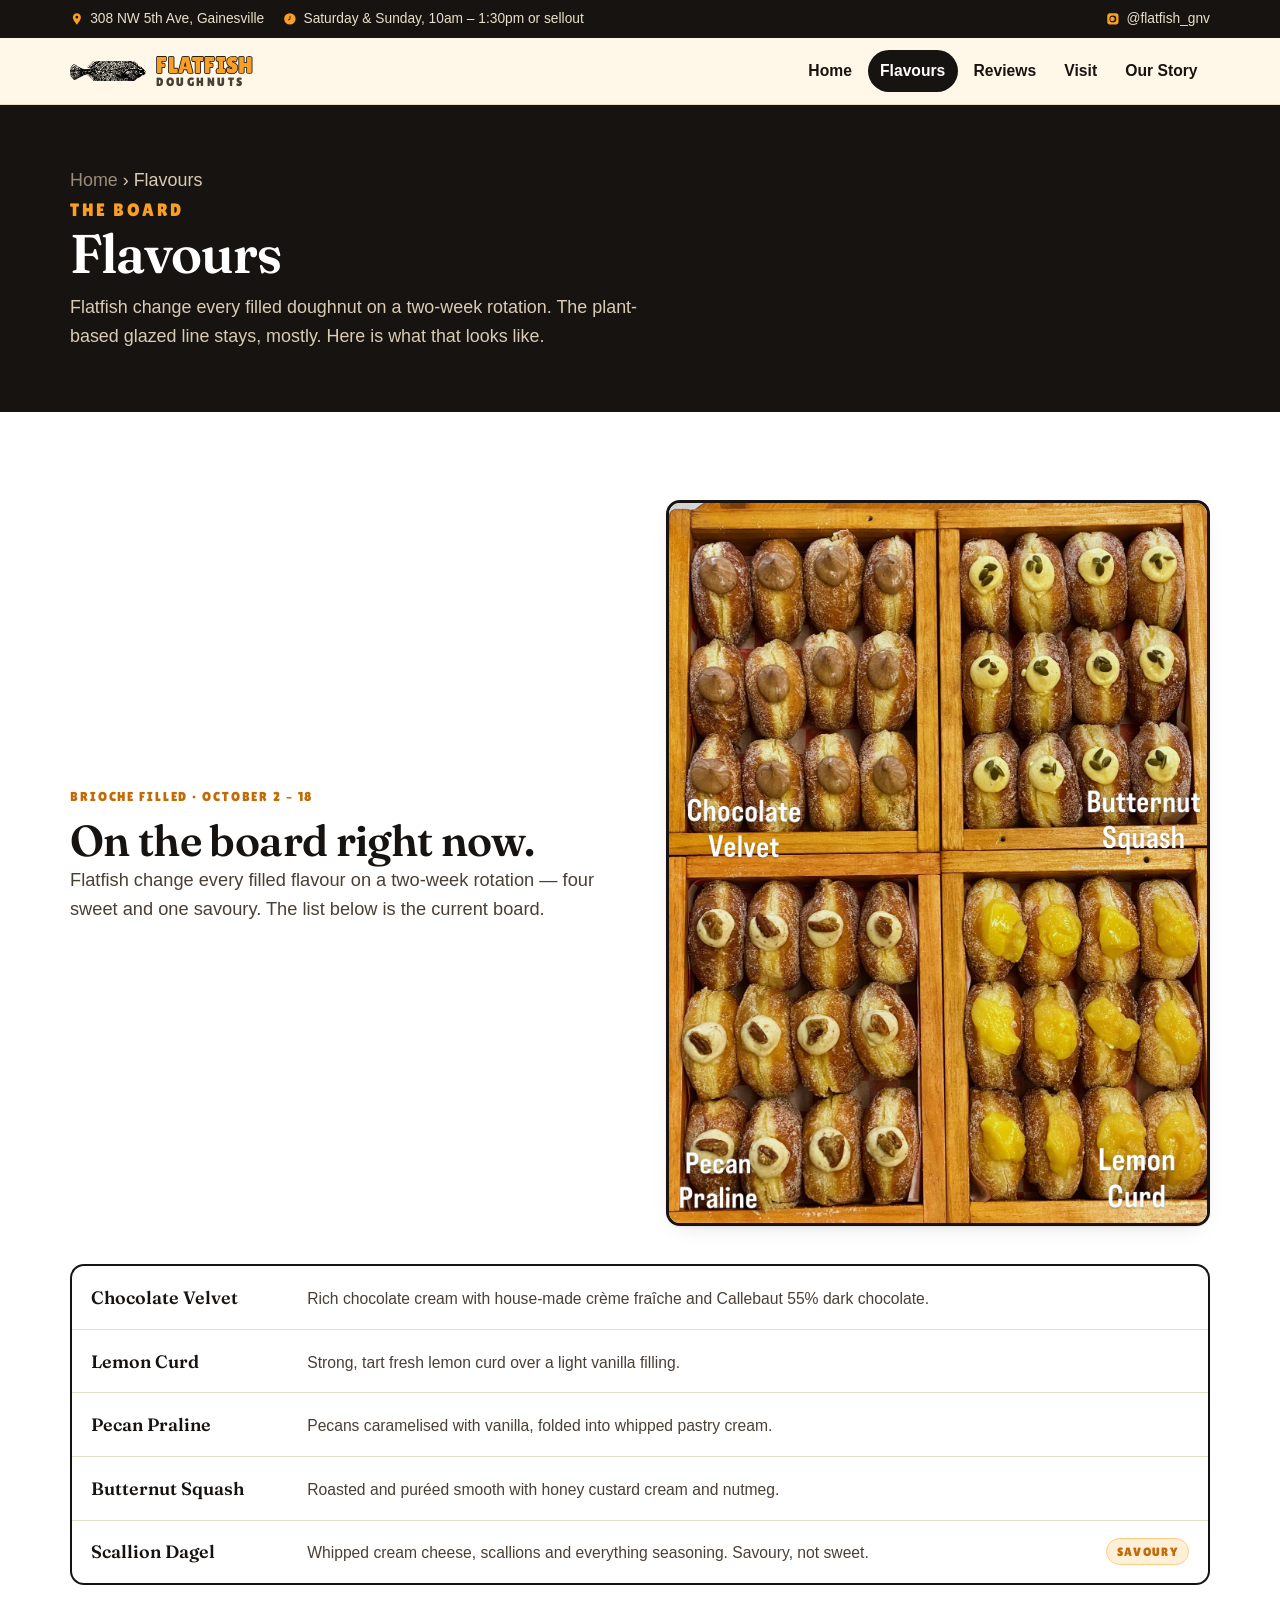
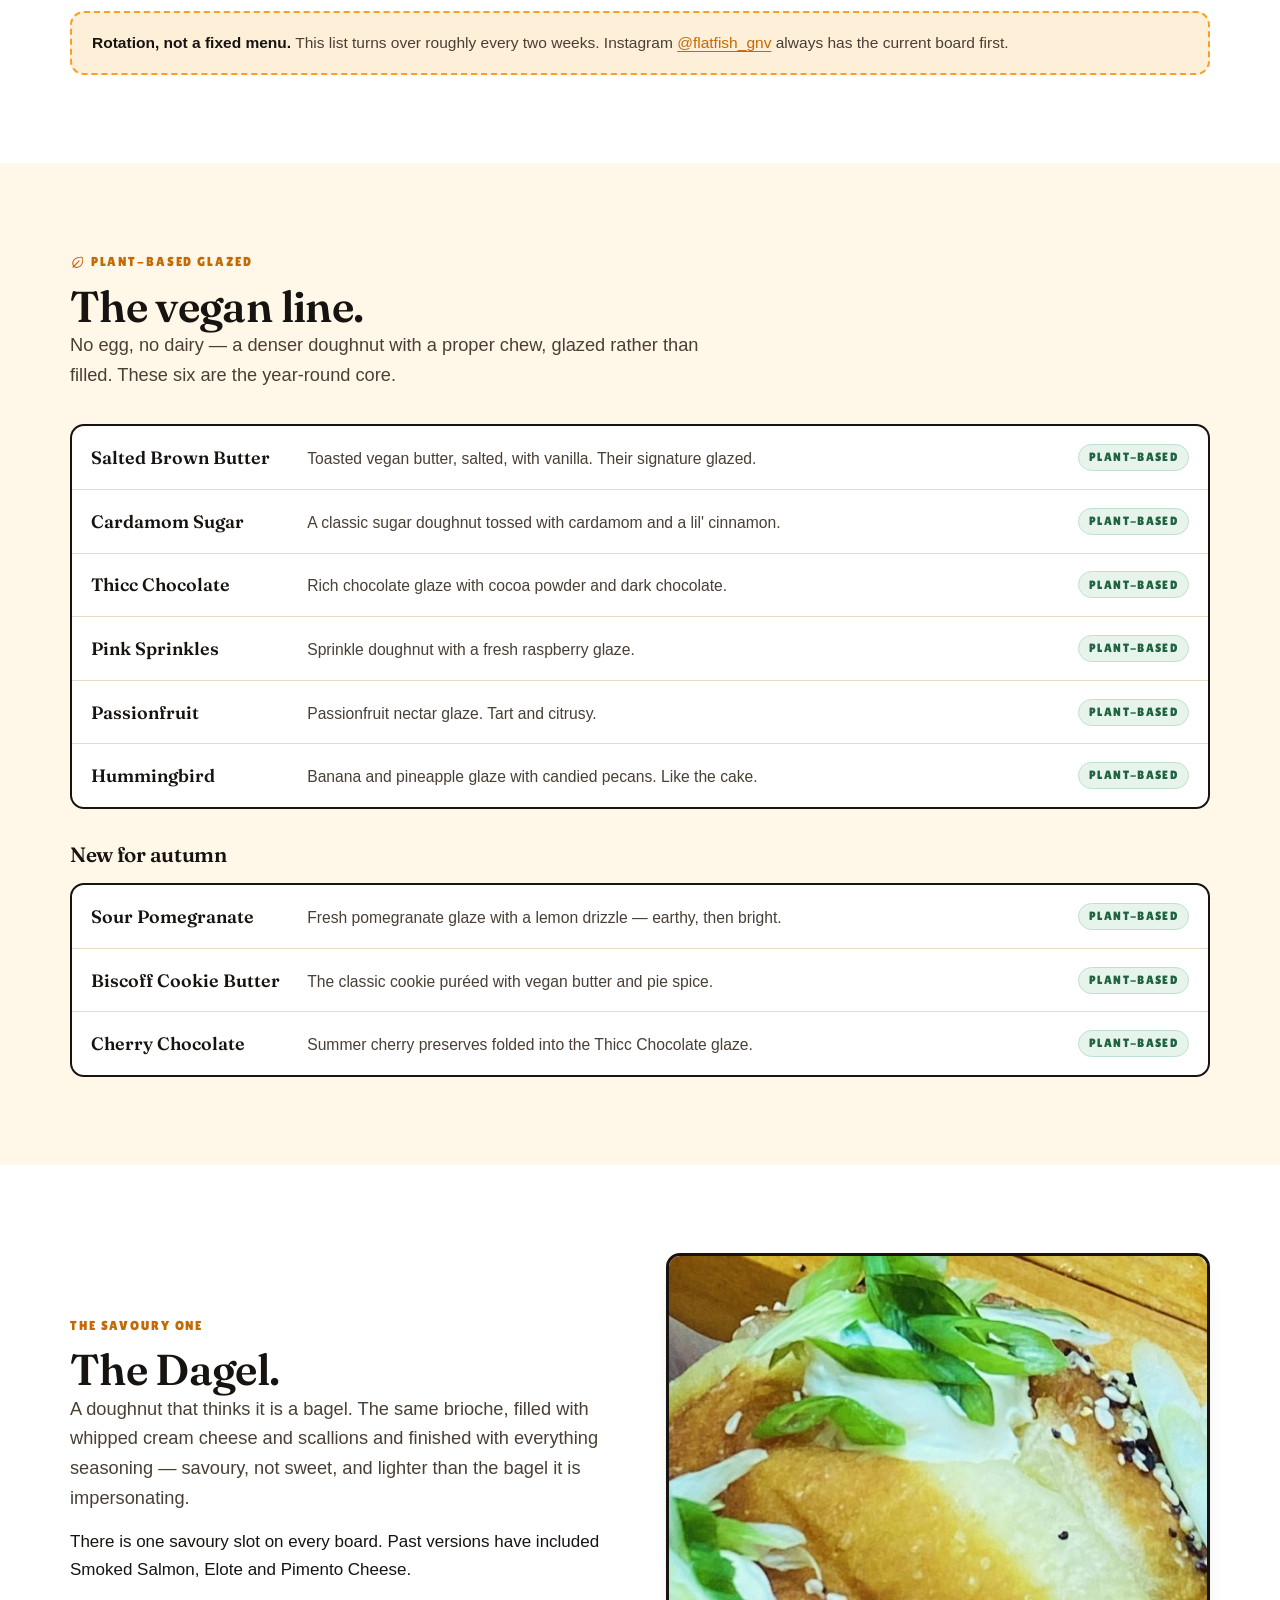
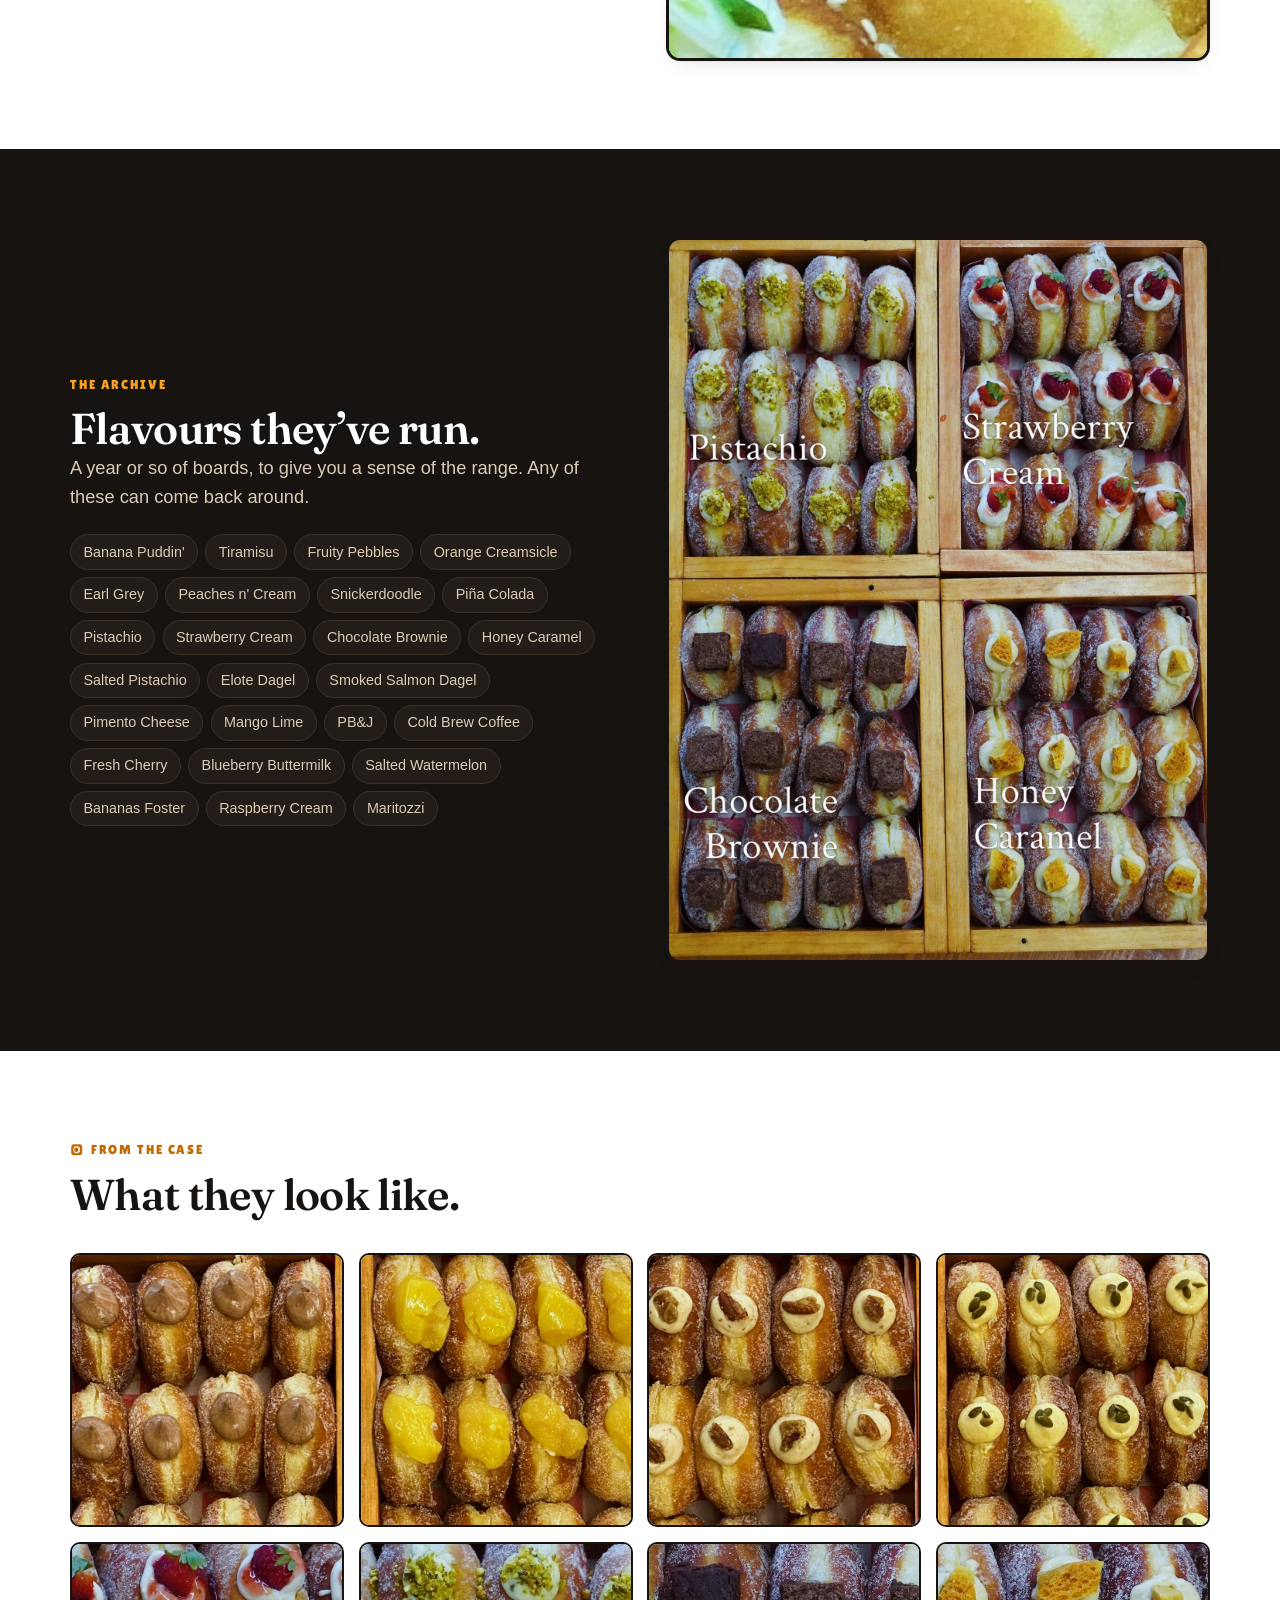
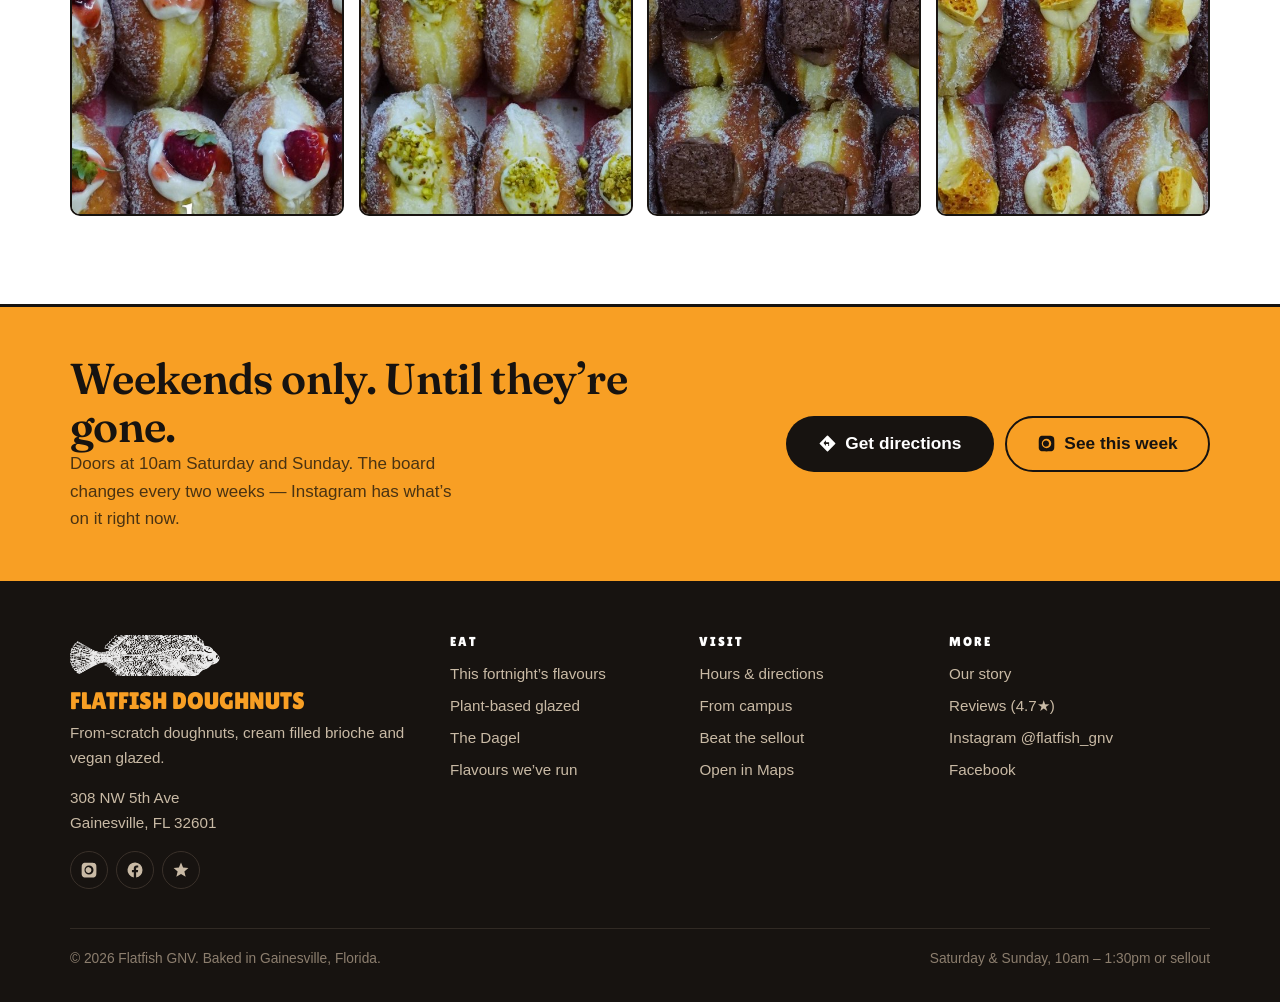
<file: menu.html>
<!doctype html>
<html lang="en">
<head>
<meta charset="utf-8">
<meta name="viewport" content="width=device-width,initial-scale=1">
<title>Flavours — Flatfish GNV</title>
<meta name="description" content="This fortnight's board at Flatfish GNV: cream-filled brioche, the savoury Dagel, and the year-round plant-based glazed line.">
<meta property="og:type" content="website">
<meta property="og:title" content="Flavours — Flatfish GNV">
<meta property="og:description" content="This fortnight's board at Flatfish GNV: cream-filled brioche, the savoury Dagel, and the year-round plant-based glazed line.">
<meta property="og:image" content="img/hero-cherry.jpg">
<meta name="theme-color" content="#F89F24">
<link rel="icon" href="img/flounder.png" type="image/png">
<link rel="preconnect" href="https://fonts.googleapis.com">
<link rel="preconnect" href="https://fonts.gstatic.com" crossorigin>
<link href="https://fonts.googleapis.com/css2?family=Lilita+One&family=Fraunces:opsz,wght@9..144,400;9..144,600;9..144,700&display=swap" rel="stylesheet">
<style>/* Flatfish GNV — stylesheet.
   Palette and letterforms are taken from the shop's own flavour poster:
   orange #F89F24 fill, black engraved flounder, warm paper. */

:root{
  --orange:#F89F24;
  --orange-deep:#C46A04;
  --orange-soft:#FECD81;
  --ink:#171310;
  --ink-2:#4A3F34;
  --ink-3:#7A6B5B;
  --paper:#FFFFFF;
  --cream:#FFF7E8;
  --cream-2:#FDEFD8;
  --line:#E9DCC4;
  --green:#2F7D4F;

  --f-display:'Lilita One',Impact,'Haettenschweiler','Arial Narrow Bold',sans-serif;
  --f-head:'Fraunces',Georgia,'Times New Roman',serif;
  --f-body:-apple-system,BlinkMacSystemFont,'Segoe UI',Roboto,'Helvetica Neue',Arial,sans-serif;

  --wrap:1180px;
  --r:14px;
  --shadow:0 1px 2px rgba(23,19,16,.06),0 8px 24px -12px rgba(23,19,16,.18);
  --shadow-lg:0 2px 4px rgba(23,19,16,.06),0 24px 48px -20px rgba(23,19,16,.28);
}

*,*::before,*::after{box-sizing:border-box}
html{-webkit-text-size-adjust:100%;scroll-behavior:smooth}
@media (prefers-reduced-motion:reduce){
  html{scroll-behavior:auto}
  *,*::before,*::after{animation-duration:.001ms!important;transition-duration:.001ms!important}
}
body{
  margin:0;background:var(--cream);color:var(--ink);
  font-family:var(--f-body);font-size:17px;line-height:1.62;
  -webkit-font-smoothing:antialiased;
}
img{max-width:100%;height:auto;display:block}
/* every inline icon is 1em unless a component says otherwise */
svg{width:1em;height:1em;fill:currentColor;flex:none}
.eyebrow svg{vertical-align:-.14em;margin-right:.25em}
a{color:var(--orange-deep);text-underline-offset:3px}
a:hover{color:var(--ink)}
h1,h2,h3,h4{font-family:var(--f-head);font-weight:600;line-height:1.1;margin:0;letter-spacing:-.015em}
h1{font-size:clamp(2.5rem,6vw,4.1rem);font-variation-settings:'SOFT' 20,'WONK' 1}
h2{font-size:clamp(1.85rem,3.6vw,2.7rem)}
h3{font-size:1.3rem}
p{margin:0 0 1rem}
blockquote{margin:0}
[id]{scroll-margin-top:90px}
.wrap{width:100%;max-width:var(--wrap);margin-inline:auto;padding-inline:20px}
.skip{position:absolute;left:-9999px;top:0;background:var(--ink);color:#fff;padding:.7rem 1rem;z-index:99}
.skip:focus{left:8px;top:8px}
:focus-visible{outline:3px solid var(--orange-deep);outline-offset:2px;border-radius:4px}

/* ---------------------------------------------------------------- bits */
.eyebrow{
  font-family:var(--f-display);font-size:.84rem;letter-spacing:.14em;text-transform:uppercase;
  color:var(--orange-deep);margin:0 0 .6rem;
}
.lede{font-size:1.14rem;color:var(--ink-2);max-width:62ch}
.sec{padding:clamp(3rem,7vw,5.5rem) 0}
.sec--paper{background:var(--paper)}
.sec--ink{background:var(--ink);color:var(--cream)}
.sec--ink h2,.sec--ink h3{color:#fff}
.sec--ink .lede{color:#D9CBB6}
.sec--ink .eyebrow{color:var(--orange)}
.sec--ink p,.sec--ink .step p,.sec--ink .card__body p{color:#D9CBB6}
.sec--ink .note{background:#231D19;border-color:var(--orange);color:#D9CBB6}
.sec--ink .note strong{color:#fff}
.sec--ink .card{background:#231D19;border-color:#4A3F34}
.sec--ink .card__tag{background:#2C2520;border-color:#4A3F34;color:#D9CBB6}
.sec--ink .step h3{color:#fff}
.sec__head{max-width:68ch;margin-bottom:2.2rem}

.btn{
  display:inline-flex;align-items:center;gap:.5rem;justify-content:center;
  font-family:var(--f-body);font-weight:650;font-size:1rem;line-height:1;
  padding:.92rem 1.5rem;border-radius:999px;border:2px solid transparent;
  text-decoration:none;cursor:pointer;transition:transform .12s ease,background .12s ease,color .12s ease;
}
.btn:active{transform:translateY(1px)}
.btn svg{width:1.1em;height:1.1em;fill:currentColor;flex:none}
.btn--orange{background:var(--orange);color:var(--ink);border-color:var(--ink)}
.btn--orange:hover{background:var(--orange-soft);color:var(--ink)}
.btn--ink{background:var(--ink);color:#fff}
.btn--ink:hover{background:var(--orange-deep);color:#fff}
.btn--ghost{background:transparent;color:var(--ink);border-color:var(--ink)}
.btn--ghost:hover{background:var(--ink);color:#fff}
.btn--onink{background:transparent;color:#fff;border-color:rgba(255,255,255,.5)}
.btn--onink:hover{background:#fff;color:var(--ink);border-color:#fff}
.btn--sm{padding:.6rem 1.05rem;font-size:.92rem}
.btn--lg{padding:1.05rem 1.9rem;font-size:1.08rem}
.btnrow{display:flex;flex-wrap:wrap;gap:.7rem}

.chip{
  display:inline-flex;align-items:center;gap:.45rem;
  background:var(--cream-2);border:1px solid var(--line);color:var(--ink-2);
  padding:.4rem .8rem;border-radius:999px;font-size:.88rem;font-weight:600;
}
.chip svg{width:1em;height:1em;fill:currentColor}
.chip--open{background:#E7F4EC;border-color:#BFE0CC;color:#1F6340}
.chip--shut{background:#FBEDE7;border-color:#F0CFBF;color:#A2421A}

/* ------------------------------------------------------------ topbar */
.topbar{
  background:var(--ink);color:#EADFCB;font-size:.86rem;
}
.topbar__in{display:flex;align-items:center;gap:1.2rem;flex-wrap:wrap;padding-block:.5rem}
.topbar__i{display:inline-flex;align-items:center;gap:.4rem}
.topbar__i svg{width:1em;height:1em;fill:var(--orange)}
.topbar a{color:#EADFCB;text-decoration:none}
.topbar a:hover{color:#fff;text-decoration:underline}
.topbar__sp{flex:1 1 auto}
@media (max-width:620px){
  .topbar__in{gap:.8rem;justify-content:space-between}
  .topbar__i:first-child{display:none}
}

/* -------------------------------------------------------------- mast */
.mast{
  position:sticky;top:0;z-index:50;background:var(--cream);
  border-bottom:1px solid var(--line);
}
.mast__in{display:flex;align-items:center;gap:1rem;padding-block:.75rem}
.brand{display:flex;align-items:center;gap:.65rem;text-decoration:none;color:var(--ink);flex:none}
.brand img{width:76px;height:auto}
.brand__txt{display:flex;flex-direction:column;line-height:.92}
.brand__a{font-family:var(--f-display);font-size:1.42rem;letter-spacing:.01em;color:var(--orange);
  -webkit-text-stroke:1.6px var(--ink);paint-order:stroke fill}
.brand__b{font-family:var(--f-display);font-size:.78rem;letter-spacing:.2em;color:var(--ink-2)}
.mast__sp{flex:1 1 auto}
.nav{display:flex;gap:.2rem;align-items:center}
.nav a{
  font-weight:600;font-size:.98rem;color:var(--ink);text-decoration:none;
  padding:.5rem .78rem;border-radius:999px;
}
.nav a:hover{background:var(--cream-2)}
.nav a[aria-current="page"]{background:var(--ink);color:#fff}
.navtoggle{
  display:none;align-items:center;gap:.45rem;background:var(--ink);color:#fff;border:0;
  font:inherit;font-weight:650;font-size:.95rem;padding:.55rem 1rem;border-radius:999px;cursor:pointer;
}
.navtoggle svg{width:1.1em;height:1.1em;fill:currentColor}

@media (max-width:940px){
  .mast__in{flex-wrap:wrap}
  .navtoggle{display:inline-flex;order:3}
  .nav{
    order:4;flex-basis:100%;flex-direction:column;align-items:stretch;gap:0;
    display:none;padding-bottom:.6rem;
  }
  .nav.is-open{display:flex}
  .nav a{padding:.8rem .9rem;border-radius:10px}
  .mast__cta{order:2}
}

/* -------------------------------------------------------------- hero */
.hero{background:var(--cream);padding:clamp(2.2rem,5vw,4rem) 0 clamp(2.6rem,6vw,4.6rem)}
.hero__grid{display:grid;grid-template-columns:1.08fr .92fr;gap:clamp(1.6rem,4vw,3.4rem);align-items:center}
.hero__kicker svg{width:1.05em;height:1.05em;fill:currentColor;flex:none}
.hero__kicker{
  display:inline-flex;align-items:center;gap:.5rem;white-space:nowrap;background:var(--ink);color:var(--orange);
  font-family:var(--f-display);font-size:.82rem;letter-spacing:.14em;text-transform:uppercase;
  padding:.4rem .9rem;border-radius:999px;margin-bottom:1rem;
}
.hero h1{margin-bottom:.9rem}
.hero h1 em{font-style:normal;color:var(--orange-deep)}
.hero__sub{font-size:1.18rem;color:var(--ink-2);max-width:48ch;margin-bottom:1.4rem}
.hero__meta{display:flex;flex-wrap:wrap;gap:.55rem;margin-bottom:1.6rem}
.hero__art{position:relative}
.hero__art img{
  width:100%;aspect-ratio:4/5;object-fit:cover;border-radius:var(--r);
  border:3px solid var(--ink);box-shadow:var(--shadow-lg);
}
.hero__badge{
  position:absolute;left:-14px;bottom:26px;background:var(--paper);border:3px solid var(--ink);
  border-radius:var(--r);padding:.8rem 1rem;box-shadow:var(--shadow);display:flex;align-items:center;gap:.7rem;
}
.hero__badge b{font-family:var(--f-display);font-size:1.9rem;line-height:1;display:block}
.hero__badge span{font-size:.8rem;color:var(--ink-3);line-height:1.25;display:block}
.stars{display:inline-flex;gap:1px}
.stars svg{width:15px;height:15px;fill:var(--orange)}
.stars svg.off{fill:#DCCEB6}

@media (max-width:880px){
  .hero__grid{grid-template-columns:1fr}
  .hero__art{order:-1}
  .hero__art img{aspect-ratio:3/2}
  .hero__badge{left:auto;right:12px;bottom:-18px}
}

/* ------------------------------------------------------------ ribbon */
.ribbon{background:var(--orange);border-block:3px solid var(--ink);overflow:hidden}
.ribbon__in{
  display:flex;gap:2.4rem;padding-block:.62rem;white-space:nowrap;
  font-family:var(--f-display);font-size:.95rem;letter-spacing:.1em;text-transform:uppercase;color:var(--ink);
}
.ribbon__in span{display:inline-flex;align-items:center;gap:2.4rem}
.ribbon__in span::after{content:"\2022";opacity:.45}

/* -------------------------------------------------------------- cards */
.grid{display:grid;gap:1.4rem}
.grid--3{grid-template-columns:repeat(3,1fr)}
.grid--4{grid-template-columns:repeat(4,1fr)}
.grid--2{grid-template-columns:repeat(2,1fr)}
@media (max-width:900px){.grid--3,.grid--4{grid-template-columns:repeat(2,1fr)}}
@media (max-width:560px){.grid--3,.grid--4,.grid--2{grid-template-columns:1fr}}

.card{
  background:var(--paper);border:2px solid var(--ink);border-radius:var(--r);
  overflow:hidden;display:flex;flex-direction:column;box-shadow:var(--shadow);
}
.card img{width:100%;aspect-ratio:4/3;object-fit:cover;border-bottom:2px solid var(--ink)}
.card__body{padding:1.1rem 1.15rem 1.3rem;display:flex;flex-direction:column;gap:.45rem;flex:1}
.card__body h3{font-size:1.22rem}
.card__body p{margin:0;color:var(--ink-2);font-size:.97rem}
.card__tag{
  align-self:flex-start;font-family:var(--f-display);font-size:.72rem;letter-spacing:.12em;
  text-transform:uppercase;background:var(--cream-2);border:1px solid var(--line);
  padding:.2rem .6rem;border-radius:999px;color:var(--ink-2);
}
.card__tag--vegan{background:#E7F4EC;border-color:#BFE0CC;color:#1F6340}
.card__tag--savory{background:#FDEFD8;border-color:var(--orange-soft);color:var(--orange-deep)}

/* --------------------------------------------------------- flavour list */
.flavours{display:grid;gap:0;border:2px solid var(--ink);border-radius:var(--r);overflow:hidden;background:var(--paper)}
.flav{display:flex;gap:1rem;padding:1.05rem 1.2rem;border-bottom:1px solid var(--line);align-items:baseline}
.flav:last-child{border-bottom:0}
.flav__n{font-family:var(--f-head);font-weight:600;font-size:1.12rem;flex:none;min-width:12.5rem}
.flav__d{color:var(--ink-2);font-size:.98rem;flex:1}
.flav__t{flex:none;align-self:center}
@media (max-width:620px){
  .flav{flex-wrap:wrap;gap:.3rem}
  .flav__n{min-width:0;flex-basis:100%}
}

/* ----------------------------------------------------------- rating */
.rating{display:grid;grid-template-columns:auto 1fr;gap:clamp(1.5rem,4vw,3.4rem);align-items:center}
.rating__score{text-align:center}
.rating__num{font-family:var(--f-display);font-size:4.6rem;line-height:.9;color:var(--ink)}
.rating__of{color:var(--ink-3);font-size:.9rem}
.rating__bars{display:grid;gap:.4rem;width:100%}
.bar{display:grid;grid-template-columns:2.6rem 1fr 3rem;gap:.6rem;align-items:center;font-size:.86rem;color:var(--ink-2)}
.bar__t{height:9px;background:var(--cream-2);border:1px solid var(--line);border-radius:999px;overflow:hidden}
.bar__f{height:100%;background:var(--orange);display:block}
.bar__n{text-align:right;color:var(--ink-3);font-variant-numeric:tabular-nums}
.sec--ink .bar{color:#D9CBB6}
.sec--ink .bar__t{background:#2C2520;border-color:#413830}
.sec--ink .rating__num{color:#fff}
.sec--ink .rating__of{color:#A99887}
@media (max-width:700px){
  .rating{grid-template-columns:1fr}
  .rating__score{text-align:left}
}

/* ---------------------------------------------------------- reviews */
.quotes{columns:3;column-gap:1.3rem}
@media (max-width:980px){.quotes{columns:2}}
@media (max-width:640px){.quotes{columns:1}}
.quote{
  break-inside:avoid;background:var(--paper);border:2px solid var(--ink);border-radius:var(--r);
  padding:1.2rem 1.25rem;margin-bottom:1.3rem;box-shadow:var(--shadow);
}
.quote blockquote{margin:0}
.quote p{font-size:1.02rem;color:var(--ink);margin-bottom:.9rem}
.quote__who{display:flex;align-items:center;gap:.6rem;font-size:.88rem;color:var(--ink-3);flex-wrap:wrap}
.quote__av{
  width:34px;height:34px;border-radius:50%;background:var(--orange);color:var(--ink);flex:none;
  display:grid;place-items:center;font-family:var(--f-display);font-size:1rem;border:2px solid var(--ink);
}
.quote__nm{font-weight:650;color:var(--ink)}
.quote .stars{margin-bottom:.6rem}

/* ------------------------------------------------------------ photos */
.shots{display:grid;grid-template-columns:repeat(4,1fr);gap:.9rem}
.shots img{width:100%;aspect-ratio:1/1;object-fit:cover;border:2px solid var(--ink);border-radius:10px}
.shots a{display:block;transition:transform .14s ease}
.shots a:hover{transform:translateY(-3px)}
.shots--tall img{aspect-ratio:4/5}
@media (max-width:860px){.shots{grid-template-columns:repeat(2,1fr)}}

/* -------------------------------------------------------------- split */
.split{display:grid;grid-template-columns:1fr 1fr;gap:clamp(1.6rem,4vw,3.2rem);align-items:center}
.split img{width:100%;aspect-ratio:4/3;object-fit:cover;object-position:center;border:3px solid var(--ink);border-radius:var(--r);box-shadow:var(--shadow)}
.split__art--board img{aspect-ratio:3/4}
.split--flip .split__art{order:2}
@media (max-width:820px){.split{grid-template-columns:1fr}.split--flip .split__art{order:0}}

/* --------------------------------------------------------- hours table */
.hours{width:100%;border-collapse:collapse;background:var(--paper);border:2px solid var(--ink);border-radius:var(--r);overflow:hidden}
.hours th,.hours td{text-align:left;padding:.72rem 1rem;border-bottom:1px solid var(--line);font-size:.98rem}
.hours tr:last-child th,.hours tr:last-child td{border-bottom:0}
.hours th{font-weight:650;width:11rem}
.hours td{color:var(--ink-2);text-align:right}
.hours tr.is-today{background:var(--cream-2)}
.hours tr.is-today th::after{content:" — today";color:var(--orange-deep);font-weight:650}
.hours .shut{color:var(--ink-3)}

/* ------------------------------------------------------------- steps */
.steps{counter-reset:s;display:grid;gap:1rem}
.step{display:flex;gap:1rem;align-items:flex-start}
.step::before{
  counter-increment:s;content:counter(s);flex:none;
  width:2.3rem;height:2.3rem;border-radius:50%;background:var(--orange);border:2px solid var(--ink);
  display:grid;place-items:center;font-family:var(--f-display);font-size:1.1rem;color:var(--ink);
}
.step h3{font-size:1.08rem;margin-bottom:.15rem}
.step p{margin:0;color:var(--ink-2);font-size:.97rem}

/* -------------------------------------------------------------- misc */
.tagcloud{display:flex;flex-wrap:wrap;gap:.45rem}
.tagcloud span{
  background:var(--paper);border:1px solid var(--line);border-radius:999px;
  padding:.32rem .78rem;font-size:.9rem;color:var(--ink-2);
}
.sec--ink .tagcloud span{background:#231D19;border-color:#3A312A;color:#D9CBB6}

.note{
  background:var(--cream-2);border:2px dashed var(--orange);border-radius:var(--r);
  padding:1.1rem 1.25rem;font-size:.97rem;color:var(--ink-2);
}
.note strong{color:var(--ink)}

.cta{background:var(--orange);border-block:3px solid var(--ink)}
.cta .wrap{display:flex;flex-wrap:wrap;gap:1.4rem;align-items:center;justify-content:space-between;padding-block:clamp(2rem,4vw,3rem)}
.cta h2{max-width:20ch}
.cta p{margin:0;color:#4A3312;max-width:42ch}

.map{
  width:100%;aspect-ratio:16/10;border:3px solid var(--ink);border-radius:var(--r);
  filter:saturate(.9);
}

/* ------------------------------------------------------------- footer */
.foot{background:var(--ink);color:#C9BAA5;padding:3.2rem 0 2rem;font-size:.95rem}
.foot__grid{display:grid;grid-template-columns:1.6fr 1fr 1fr 1.2fr;gap:2rem}
@media (max-width:860px){.foot__grid{grid-template-columns:1fr 1fr}}
@media (max-width:520px){.foot__grid{grid-template-columns:1fr}}
.foot h4{color:#fff;font-family:var(--f-display);font-size:.84rem;letter-spacing:.14em;
  text-transform:uppercase;margin-bottom:.8rem;font-weight:400}
.foot ul{list-style:none;margin:0;padding:0;display:grid;gap:.45rem}
.foot a{color:#C9BAA5;text-decoration:none}
.foot a:hover{color:var(--orange);text-decoration:underline}
.foot__brand img{width:150px;filter:invert(1);opacity:.92;margin-bottom:.8rem}
.foot__wm{font-family:var(--f-display);font-size:1.5rem;color:var(--orange);line-height:1;margin-bottom:.5rem}
.foot__bar{
  margin-top:2.4rem;padding-top:1.2rem;border-top:1px solid #312A24;
  display:flex;flex-wrap:wrap;gap:.8rem;justify-content:space-between;font-size:.86rem;color:#8C7E6E;
}
.soc{display:flex;gap:.5rem;margin-top:.9rem}
.soc a{
  width:38px;height:38px;border-radius:50%;border:1px solid #3A312A;display:grid;place-items:center;
}
.soc a:hover{background:var(--orange);border-color:var(--orange)}
.soc svg{width:18px;height:18px;fill:#C9BAA5}
.soc a:hover svg{fill:var(--ink)}

/* ---------------------------------------------------------- page head */
.phead{background:var(--ink);color:var(--cream);padding:clamp(2.4rem,5vw,3.8rem) 0}
.phead h1{color:#fff;font-size:clamp(2.2rem,5vw,3.4rem);margin-bottom:.6rem}
.phead p{color:#D9CBB6;font-size:1.12rem;max-width:58ch;margin:0}
.phead .eyebrow{color:var(--orange)}
.crumb{font-size:.86rem;color:#9C8C7A;margin-bottom:1rem}
.crumb a{color:#9C8C7A;text-decoration:none}
.crumb a:hover{color:var(--orange)}
</style>
<script type="application/ld+json">{"@context":"https://schema.org","@type":"Bakery","name":"Flatfish GNV","image":"img/hero-cherry.jpg","address":{"@type":"PostalAddress","streetAddress":"308 NW 5th Ave","addressLocality":"Gainesville","addressRegion":"FL","postalCode":"32601","addressCountry":"US"},"geo":{"@type":"GeoCoordinates","latitude":29.6557358,"longitude":-82.3282616},"servesCuisine":"Doughnuts","priceRange":"$","sameAs":["https://www.instagram.com/flatfish_gnv/","https://www.facebook.com/FlatFishGNV/"],"aggregateRating":{"@type":"AggregateRating","ratingValue":"4.7","reviewCount":"185"},"openingHoursSpecification":[{"@type":"OpeningHoursSpecification","dayOfWeek":["Saturday","Sunday"],"opens":"10:00","closes":"13:30"}]}</script>
</head>
<body>
<a class="skip" href="#main">Skip to content</a>
<div class="topbar"><div class="wrap topbar__in">
  <span class="topbar__i"><svg viewBox="0 0 24 24" aria-hidden="true"><path d="M12 2C8.1 2 5 5.1 5 9c0 5.2 7 13 7 13s7-7.8 7-13c0-3.9-3.1-7-7-7zm0 9.5A2.5 2.5 0 1 1 12 6.5a2.5 2.5 0 0 1 0 5z"/></svg> 308 NW 5th Ave, Gainesville</span>
  <span class="topbar__i"><svg viewBox="0 0 24 24" aria-hidden="true"><path d="M12 2a10 10 0 1 0 0 20 10 10 0 0 0 0-20zm.9 10.6-3.6 2.3-.8-1.3 3-1.9V6.5h1.4v6.1z"/></svg> Saturday &amp; Sunday, 10am – 1:30pm or sellout</span>
  <span class="topbar__sp"></span>
  <a class="topbar__i" href="https://www.instagram.com/flatfish_gnv/" target="_blank" rel="noopener"><svg viewBox="0 0 24 24" aria-hidden="true"><path d="M12 2.2c3.2 0 3.6 0 4.9.1 1.2.1 1.8.3 2.2.4.6.2 1 .5 1.4.9.4.4.7.8.9 1.4.2.4.4 1 .4 2.2.1 1.3.1 1.7.1 4.9s0 3.6-.1 4.9c0 1.2-.2 1.8-.4 2.2-.2.6-.5 1-.9 1.4-.4.4-.8.7-1.4.9-.4.2-1 .4-2.2.4-1.3.1-1.7.1-4.9.1s-3.6 0-4.9-.1c-1.2 0-1.8-.2-2.2-.4-.6-.2-1-.5-1.4-.9-.4-.4-.7-.8-.9-1.4-.2-.4-.4-1-.4-2.2C2.2 15.6 2.2 15.2 2.2 12s0-3.6.1-4.9c0-1.2.2-1.8.4-2.2.2-.6.5-1 .9-1.4.4-.4.8-.7 1.4-.9.4-.2 1-.4 2.2-.4C8.4 2.2 8.8 2.2 12 2.2zm0 3.8A6 6 0 1 0 12 18a6 6 0 0 0 0-12zm0 9.9A3.9 3.9 0 1 1 12 8.2a3.9 3.9 0 0 1 0 7.7zm7.6-10.3a1.4 1.4 0 1 1-2.8 0 1.4 1.4 0 0 1 2.8 0z"/></svg> @flatfish_gnv</a>
</div></div>
<header class="mast"><div class="wrap mast__in">
  <a class="brand" href="index.html" aria-label="Flatfish GNV — home">
    <img src="img/flounder.png" alt="" width="1129" height="311">
    <span class="brand__txt">
      <span class="brand__a">FLATFISH</span>
      <span class="brand__b">DOUGHNUTS</span>
    </span>
  </a>
  <span class="mast__sp"></span>
  <button class="navtoggle" id="navtoggle" aria-expanded="false" aria-controls="nav"><svg viewBox="0 0 24 24" aria-hidden="true"><path d="M3 6h18v2H3zm0 5h18v2H3zm0 5h18v2H3z"/></svg> Menu</button>
  <nav class="nav" id="nav" aria-label="Main"><a href="index.html">Home</a><a href="menu.html" aria-current="page">Flavours</a><a href="reviews.html">Reviews</a><a href="visit.html">Visit</a><a href="about.html">Our Story</a></nav>
</div></header>
<main id="main">

<section class="phead"><div class="wrap">
  <p class="crumb"><a href="index.html">Home</a> &rsaquo; Flavours</p>
  <p class="eyebrow">The board</p>
  <h1>Flavours</h1>
  <p>Flatfish change every filled doughnut on a two-week rotation. The plant-based glazed
     line stays, mostly. Here is what that looks like.</p>
</div></section>

<section class="sec sec--paper"><div class="wrap">
  <div class="split" style="margin-bottom:2.4rem">
    <div>
      <p class="eyebrow">Brioche filled &middot; October 2 – 18</p>
      <h2>On the board right now.</h2>
      <p class="lede">Flatfish change every filled flavour on a two-week rotation — four sweet and one savoury. The list below is the current board.</p>
    </div>
    <div class="split__art split__art--board">
      <img src="img/grid-autumn.jpg" alt="Four of this fortnight's filled flavours in their trays"
           loading="lazy" width="1400" height="1857">
    </div>
  </div>
  <div class="flavours"><div class="flav"><div class="flav__n">Chocolate Velvet</div><div class="flav__d">Rich chocolate cream with house-made crème fraîche and Callebaut 55% dark chocolate.</div></div><div class="flav"><div class="flav__n">Lemon Curd</div><div class="flav__d">Strong, tart fresh lemon curd over a light vanilla filling.</div></div><div class="flav"><div class="flav__n">Pecan Praline</div><div class="flav__d">Pecans caramelised with vanilla, folded into whipped pastry cream.</div></div><div class="flav"><div class="flav__n">Butternut Squash</div><div class="flav__d">Roasted and puréed smooth with honey custard cream and nutmeg.</div></div><div class="flav"><div class="flav__n">Scallion Dagel</div><div class="flav__d">Whipped cream cheese, scallions and everything seasoning. Savoury, not sweet.</div><span class="card__tag card__tag--savory flav__t">Savoury</span></div></div>

  <div class="note" style="margin-top:1.6rem">
    <strong>Rotation, not a fixed menu.</strong> This list turns over roughly every two
    weeks. Instagram <a href="https://www.instagram.com/flatfish_gnv/" target="_blank" rel="noopener">@flatfish_gnv</a> always has
    the current board first.
  </div>
</div></section>

<section class="sec" id="glazed"><div class="wrap">
  <div class="sec__head">
    <p class="eyebrow"><svg viewBox="0 0 24 24" aria-hidden="true"><path d="M20 3C9 3 4 8.5 4 15c0 2 .6 3.7 1.6 5L4 21.6 5.4 23l1.7-1.7C8.4 22.4 10.1 23 12 23c6.5 0 12-5 12-16 0-2-2-4-4-4zM12 21c-1.4 0-2.6-.4-3.5-1.1l9-9-1.4-1.4-9 9A5.9 5.9 0 0 1 6 15c0-5.3 4-10 14-10 1 0 2 1 2 2 0 10-4.7 14-10 14z"/></svg> Plant-based glazed</p>
    <h2>The vegan line.</h2>
    <p class="lede">No egg, no dairy — a denser doughnut with a proper chew, glazed rather
       than filled. These six are the year-round core.</p>
  </div>
  <div class="flavours"><div class="flav"><div class="flav__n">Salted Brown Butter</div><div class="flav__d">Toasted vegan butter, salted, with vanilla. Their signature glazed.</div><span class="card__tag card__tag--vegan flav__t">Plant-based</span></div><div class="flav"><div class="flav__n">Cardamom Sugar</div><div class="flav__d">A classic sugar doughnut tossed with cardamom and a lil' cinnamon.</div><span class="card__tag card__tag--vegan flav__t">Plant-based</span></div><div class="flav"><div class="flav__n">Thicc Chocolate</div><div class="flav__d">Rich chocolate glaze with cocoa powder and dark chocolate.</div><span class="card__tag card__tag--vegan flav__t">Plant-based</span></div><div class="flav"><div class="flav__n">Pink Sprinkles</div><div class="flav__d">Sprinkle doughnut with a fresh raspberry glaze.</div><span class="card__tag card__tag--vegan flav__t">Plant-based</span></div><div class="flav"><div class="flav__n">Passionfruit</div><div class="flav__d">Passionfruit nectar glaze. Tart and citrusy.</div><span class="card__tag card__tag--vegan flav__t">Plant-based</span></div><div class="flav"><div class="flav__n">Hummingbird</div><div class="flav__d">Banana and pineapple glaze with candied pecans. Like the cake.</div><span class="card__tag card__tag--vegan flav__t">Plant-based</span></div></div>

  <h3 style="margin:2.2rem 0 1rem">New for autumn</h3>
  <div class="flavours"><div class="flav"><div class="flav__n">Sour Pomegranate</div><div class="flav__d">Fresh pomegranate glaze with a lemon drizzle — earthy, then bright.</div><span class="card__tag card__tag--vegan flav__t">Plant-based</span></div><div class="flav"><div class="flav__n">Biscoff Cookie Butter</div><div class="flav__d">The classic cookie puréed with vegan butter and pie spice.</div><span class="card__tag card__tag--vegan flav__t">Plant-based</span></div><div class="flav"><div class="flav__n">Cherry Chocolate</div><div class="flav__d">Summer cherry preserves folded into the Thicc Chocolate glaze.</div><span class="card__tag card__tag--vegan flav__t">Plant-based</span></div></div>
</div></section>

<section class="sec sec--paper" id="dagel"><div class="wrap split split--flip">
  <div class="split__art">
    <img src="img/dagel.jpg" alt="A Dagel — brioche with cream cheese, scallions and everything seasoning"
         loading="lazy" width="919" height="511">
  </div>
  <div>
    <p class="eyebrow">The savoury one</p>
    <h2>The Dagel.</h2>
    <p class="lede">A doughnut that thinks it is a bagel. The same brioche, filled with
       whipped cream cheese and scallions and finished with everything seasoning —
       savoury, not sweet, and lighter than the bagel it is impersonating.</p>
    <p>There is one savoury slot on every board. Past versions have included Smoked Salmon,
       Elote and Pimento Cheese.</p>
  </div>
</div></section>

<section class="sec sec--ink" id="past"><div class="wrap split split--flip">
  <div class="split__art split__art--board">
    <img src="img/grid-summer.jpg" alt="Four flavours from an earlier summer board"
         loading="lazy" width="1400" height="1858">
  </div>
  <div>
    <p class="eyebrow">The archive</p>
    <h2>Flavours they&rsquo;ve run.</h2>
    <p class="lede">A year or so of boards, to give you a sense of the range. Any of these
       can come back around.</p>
    <div class="tagcloud" style="margin-top:1.4rem"><span>Banana Puddin'</span><span>Tiramisu</span><span>Fruity Pebbles</span><span>Orange Creamsicle</span><span>Earl Grey</span><span>Peaches n' Cream</span><span>Snickerdoodle</span><span>Piña Colada</span><span>Pistachio</span><span>Strawberry Cream</span><span>Chocolate Brownie</span><span>Honey Caramel</span><span>Salted Pistachio</span><span>Elote Dagel</span><span>Smoked Salmon Dagel</span><span>Pimento Cheese</span><span>Mango Lime</span><span>PB&amp;J</span><span>Cold Brew Coffee</span><span>Fresh Cherry</span><span>Blueberry Buttermilk</span><span>Salted Watermelon</span><span>Bananas Foster</span><span>Raspberry Cream</span><span>Maritozzi</span></div>
  </div>
</div></section>

<section class="sec sec--paper"><div class="wrap">
  <div class="sec__head">
    <p class="eyebrow"><svg viewBox="0 0 24 24" aria-hidden="true"><path d="M12 2.2c3.2 0 3.6 0 4.9.1 1.2.1 1.8.3 2.2.4.6.2 1 .5 1.4.9.4.4.7.8.9 1.4.2.4.4 1 .4 2.2.1 1.3.1 1.7.1 4.9s0 3.6-.1 4.9c0 1.2-.2 1.8-.4 2.2-.2.6-.5 1-.9 1.4-.4.4-.8.7-1.4.9-.4.2-1 .4-2.2.4-1.3.1-1.7.1-4.9.1s-3.6 0-4.9-.1c-1.2 0-1.8-.2-2.2-.4-.6-.2-1-.5-1.4-.9-.4-.4-.7-.8-.9-1.4-.2-.4-.4-1-.4-2.2C2.2 15.6 2.2 15.2 2.2 12s0-3.6.1-4.9c0-1.2.2-1.8.4-2.2.2-.6.5-1 .9-1.4.4-.4.8-.7 1.4-.9.4-.2 1-.4 2.2-.4C8.4 2.2 8.8 2.2 12 2.2zm0 3.8A6 6 0 1 0 12 18a6 6 0 0 0 0-12zm0 9.9A3.9 3.9 0 1 1 12 8.2a3.9 3.9 0 0 1 0 7.7zm7.6-10.3a1.4 1.4 0 1 1-2.8 0 1.4 1.4 0 0 1 2.8 0z"/></svg> From the case</p>
    <h2>What they look like.</h2>
  </div>
  <div class="shots"><a href="https://www.instagram.com/flatfish_gnv/" target="_blank" rel="noopener"><img src="img/f-chocolate-velvet.jpg" alt="A tray of Chocolate Velvet brioche doughnuts" loading="lazy" width="700" height="700"></a><a href="https://www.instagram.com/flatfish_gnv/" target="_blank" rel="noopener"><img src="img/f-lemon-curd.jpg" alt="Lemon Curd doughnuts, filling piped on top" loading="lazy" width="700" height="700"></a><a href="https://www.instagram.com/flatfish_gnv/" target="_blank" rel="noopener"><img src="img/f-pecan-praline.jpg" alt="Pecan Praline doughnuts in their tray" loading="lazy" width="700" height="700"></a><a href="https://www.instagram.com/flatfish_gnv/" target="_blank" rel="noopener"><img src="img/f-butternut-squash.jpg" alt="Butternut Squash doughnuts dusted with sugar" loading="lazy" width="700" height="700"></a><a href="https://www.instagram.com/flatfish_gnv/" target="_blank" rel="noopener"><img src="img/f-strawberry-cream.jpg" alt="Strawberry Cream doughnuts topped with fresh fruit" loading="lazy" width="700" height="700"></a><a href="https://www.instagram.com/flatfish_gnv/" target="_blank" rel="noopener"><img src="img/f-pistachio.jpg" alt="Pistachio doughnuts with chopped nuts on the cream" loading="lazy" width="700" height="700"></a><a href="https://www.instagram.com/flatfish_gnv/" target="_blank" rel="noopener"><img src="img/f-chocolate-brownie.jpg" alt="Chocolate Brownie doughnuts, each with a brownie on top" loading="lazy" width="700" height="700"></a><a href="https://www.instagram.com/flatfish_gnv/" target="_blank" rel="noopener"><img src="img/f-honey-caramel.jpg" alt="Honey Caramel doughnuts with honeycomb candy" loading="lazy" width="700" height="700"></a></div>
</div></section>

</main>
<section class="cta"><div class="wrap">
  <div>
    <h2>Weekends only. Until they&rsquo;re gone.</h2>
    <p>Doors at 10am Saturday and Sunday. The board changes every two weeks — Instagram has
       what&rsquo;s on it right now.</p>
  </div>
  <div class="btnrow">
    <a class="btn btn--ink btn--lg" href="https://www.google.com/maps/dir/?api=1&destination=Flatfish+GNV+308+NW+5th+Ave+Gainesville+FL+32601" target="_blank" rel="noopener"><svg viewBox="0 0 24 24" aria-hidden="true"><path d="M21.7 11.3 12.7 2.3a1 1 0 0 0-1.4 0l-9 9a1 1 0 0 0 0 1.4l9 9a1 1 0 0 0 1.4 0l9-9a1 1 0 0 0 0-1.4zM13 15v-2.5h-3V15l-3-3.5L10 8v2.5h4V15h-1z"/></svg> Get directions</a>
    <a class="btn btn--ghost btn--lg" href="https://www.instagram.com/flatfish_gnv/" target="_blank" rel="noopener"><svg viewBox="0 0 24 24" aria-hidden="true"><path d="M12 2.2c3.2 0 3.6 0 4.9.1 1.2.1 1.8.3 2.2.4.6.2 1 .5 1.4.9.4.4.7.8.9 1.4.2.4.4 1 .4 2.2.1 1.3.1 1.7.1 4.9s0 3.6-.1 4.9c0 1.2-.2 1.8-.4 2.2-.2.6-.5 1-.9 1.4-.4.4-.8.7-1.4.9-.4.2-1 .4-2.2.4-1.3.1-1.7.1-4.9.1s-3.6 0-4.9-.1c-1.2 0-1.8-.2-2.2-.4-.6-.2-1-.5-1.4-.9-.4-.4-.7-.8-.9-1.4-.2-.4-.4-1-.4-2.2C2.2 15.6 2.2 15.2 2.2 12s0-3.6.1-4.9c0-1.2.2-1.8.4-2.2.2-.6.5-1 .9-1.4.4-.4.8-.7 1.4-.9.4-.2 1-.4 2.2-.4C8.4 2.2 8.8 2.2 12 2.2zm0 3.8A6 6 0 1 0 12 18a6 6 0 0 0 0-12zm0 9.9A3.9 3.9 0 1 1 12 8.2a3.9 3.9 0 0 1 0 7.7zm7.6-10.3a1.4 1.4 0 1 1-2.8 0 1.4 1.4 0 0 1 2.8 0z"/></svg> See this week</a>
  </div>
</div></section>
<footer class="foot"><div class="wrap">
  <div class="foot__grid">
    <div class="foot__brand">
      <img src="img/flounder.png" alt="" width="1129" height="311">
      <div class="foot__wm">FLATFISH DOUGHNUTS</div>
      <p>From-scratch doughnuts, cream filled brioche and vegan glazed.</p>
      <p>308 NW 5th Ave<br>Gainesville, FL 32601</p>
      <div class="soc">
        <a href="https://www.instagram.com/flatfish_gnv/" target="_blank" rel="noopener" aria-label="Flatfish GNV on Instagram"><svg viewBox="0 0 24 24" aria-hidden="true"><path d="M12 2.2c3.2 0 3.6 0 4.9.1 1.2.1 1.8.3 2.2.4.6.2 1 .5 1.4.9.4.4.7.8.9 1.4.2.4.4 1 .4 2.2.1 1.3.1 1.7.1 4.9s0 3.6-.1 4.9c0 1.2-.2 1.8-.4 2.2-.2.6-.5 1-.9 1.4-.4.4-.8.7-1.4.9-.4.2-1 .4-2.2.4-1.3.1-1.7.1-4.9.1s-3.6 0-4.9-.1c-1.2 0-1.8-.2-2.2-.4-.6-.2-1-.5-1.4-.9-.4-.4-.7-.8-.9-1.4-.2-.4-.4-1-.4-2.2C2.2 15.6 2.2 15.2 2.2 12s0-3.6.1-4.9c0-1.2.2-1.8.4-2.2.2-.6.5-1 .9-1.4.4-.4.8-.7 1.4-.9.4-.2 1-.4 2.2-.4C8.4 2.2 8.8 2.2 12 2.2zm0 3.8A6 6 0 1 0 12 18a6 6 0 0 0 0-12zm0 9.9A3.9 3.9 0 1 1 12 8.2a3.9 3.9 0 0 1 0 7.7zm7.6-10.3a1.4 1.4 0 1 1-2.8 0 1.4 1.4 0 0 1 2.8 0z"/></svg></a>
        <a href="https://www.facebook.com/FlatFishGNV/" target="_blank" rel="noopener" aria-label="Flatfish GNV on Facebook"><svg viewBox="0 0 24 24" aria-hidden="true"><path d="M22 12a10 10 0 1 0-11.6 9.9v-7H7.9V12h2.5V9.8c0-2.5 1.5-3.9 3.7-3.9 1.1 0 2.2.2 2.2.2v2.4h-1.2c-1.2 0-1.6.8-1.6 1.6V12h2.7l-.4 2.9h-2.3v7A10 10 0 0 0 22 12z"/></svg></a>
        <a href="https://www.google.com/maps/place/Flatfish+GNV+(Doughnuts+and+Bakery)/@29.6557358,-82.3282616,17z/data=!4m6!3m5!1s0x88e8a31e4b9456b9:0x67ece38feb391fee!8m2!3d29.6557358!4d-82.3282616" target="_blank" rel="noopener" aria-label="Flatfish GNV on Google Maps"><svg viewBox="0 0 24 24" aria-hidden="true"><path d="m12 17.3-6.2 3.7 1.7-7-5.4-4.7 7.1-.6L12 2l2.8 6.7 7.1.6-5.4 4.7 1.7 7z"/></svg></a>
      </div>
    </div>
    <div><h4>Eat</h4><ul>
      <li><a href="menu.html">This fortnight&rsquo;s flavours</a></li>
      <li><a href="menu.html#glazed">Plant-based glazed</a></li>
      <li><a href="menu.html#dagel">The Dagel</a></li>
      <li><a href="menu.html#past">Flavours we&rsquo;ve run</a></li>
    </ul></div>
    <div><h4>Visit</h4><ul>
      <li><a href="visit.html">Hours &amp; directions</a></li>
      <li><a href="visit.html#getting-there">From campus</a></li>
      <li><a href="visit.html#tips">Beat the sellout</a></li>
      <li><a href="https://www.google.com/maps/dir/?api=1&destination=Flatfish+GNV+308+NW+5th+Ave+Gainesville+FL+32601" target="_blank" rel="noopener">Open in Maps</a></li>
    </ul></div>
    <div><h4>More</h4><ul>
      <li><a href="about.html">Our story</a></li>
      <li><a href="reviews.html">Reviews (4.7&#9733;)</a></li>
      <li><a href="https://www.instagram.com/flatfish_gnv/" target="_blank" rel="noopener">Instagram @flatfish_gnv</a></li>
      <li><a href="https://www.facebook.com/FlatFishGNV/" target="_blank" rel="noopener">Facebook</a></li>
    </ul></div>
  </div>
  <div class="foot__bar">
    <span>&copy; 2026 Flatfish GNV. Baked in Gainesville, Florida.</span>
    <span>Saturday &amp; Sunday, 10am – 1:30pm or sellout</span>
  </div>
</div></footer>
<script>
(function(){
  var t=document.getElementById('navtoggle'),n=document.getElementById('nav');
  if(t&&n){t.addEventListener('click',function(){
    var o=n.classList.toggle('is-open');t.setAttribute('aria-expanded',o?'true':'false');
  });}
  // mark today's row in any hours table, and say whether the door is open
  var d=new Date(),day=d.getDay(),rows=document.querySelectorAll('[data-day]');
  rows.forEach(function(r){ if(+r.dataset.day===day) r.classList.add('is-today'); });
  var live=document.getElementById('open-now');
  if(live){
    var mins=d.getHours()*60+d.getMinutes(), weekend=(day===0||day===6);
    var open=weekend&&mins>=600&&mins<810;
    live.textContent=open?'Open now until 1:30pm':(weekend?'Closed for today':'Closed — back Saturday 10am');
    live.className='chip '+(open?'chip--open':'chip--shut');
  }
})();
</script>
</body>
</html>
</file>
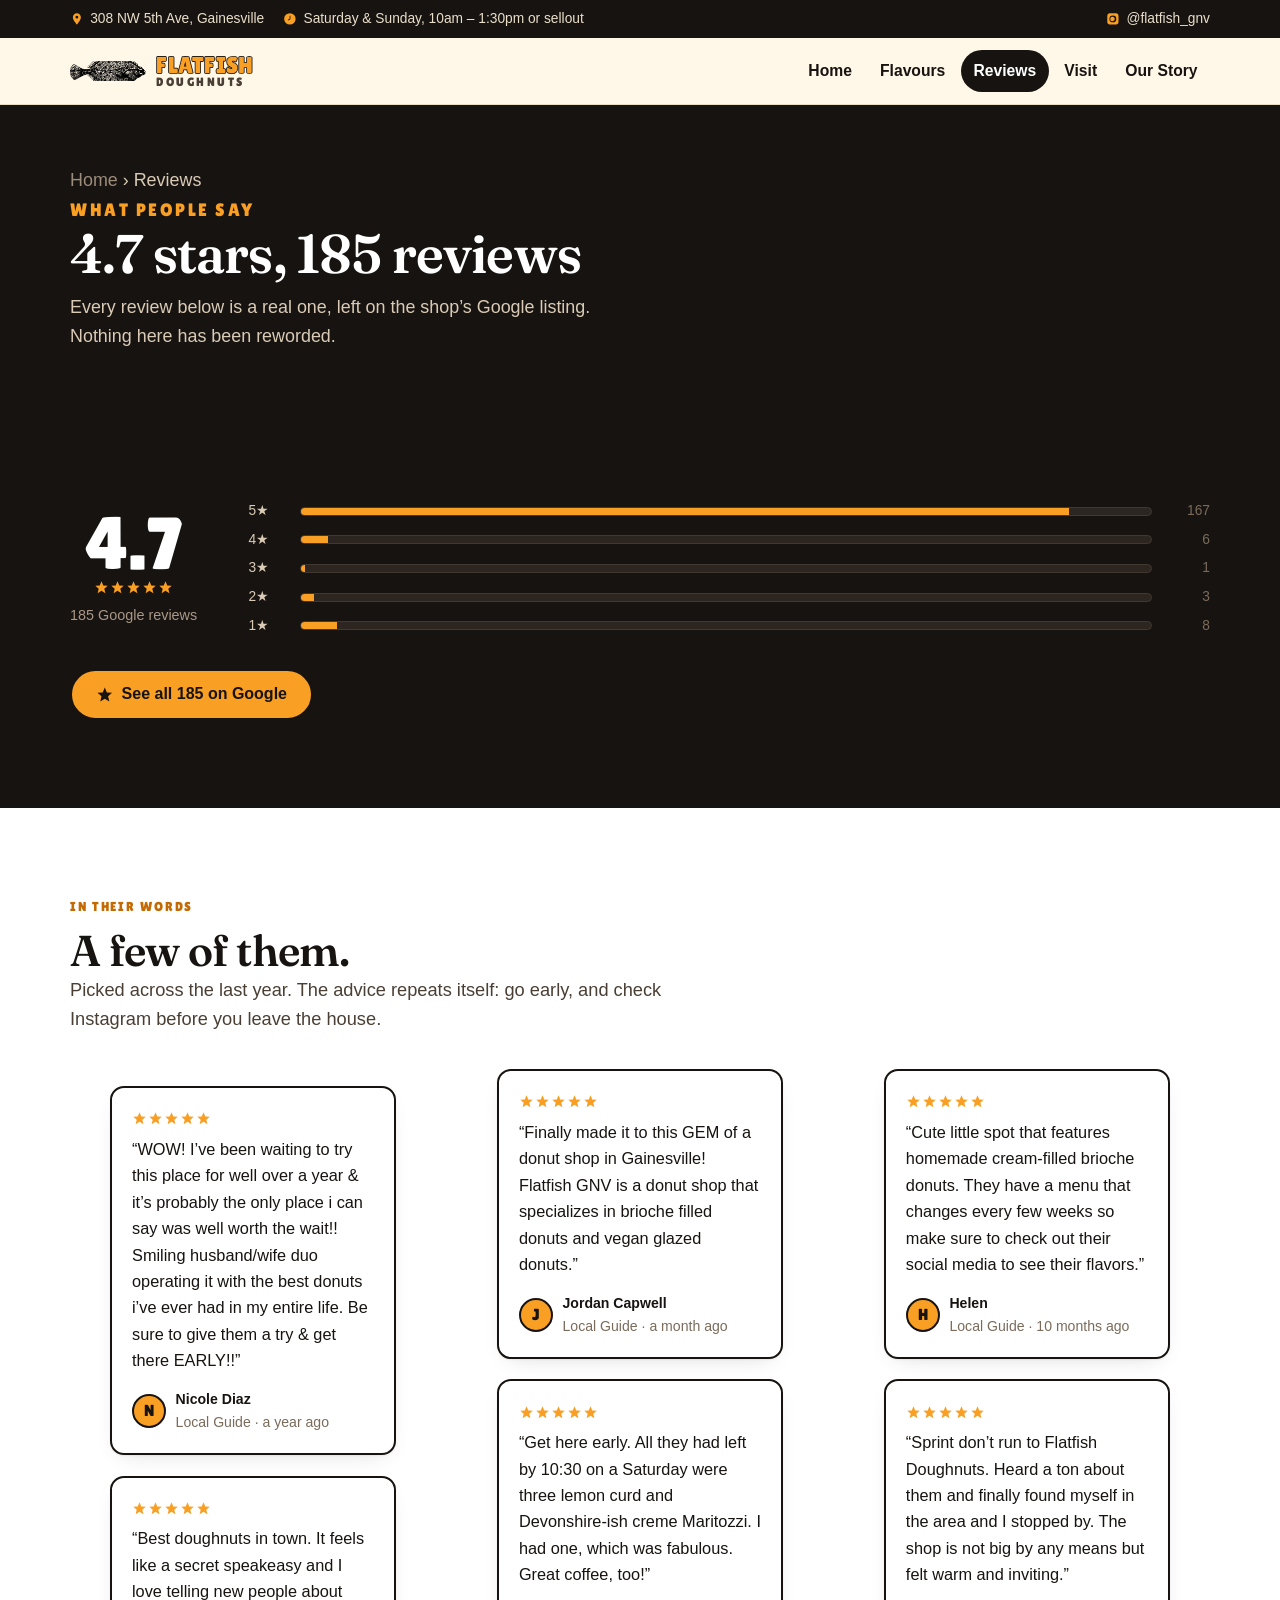
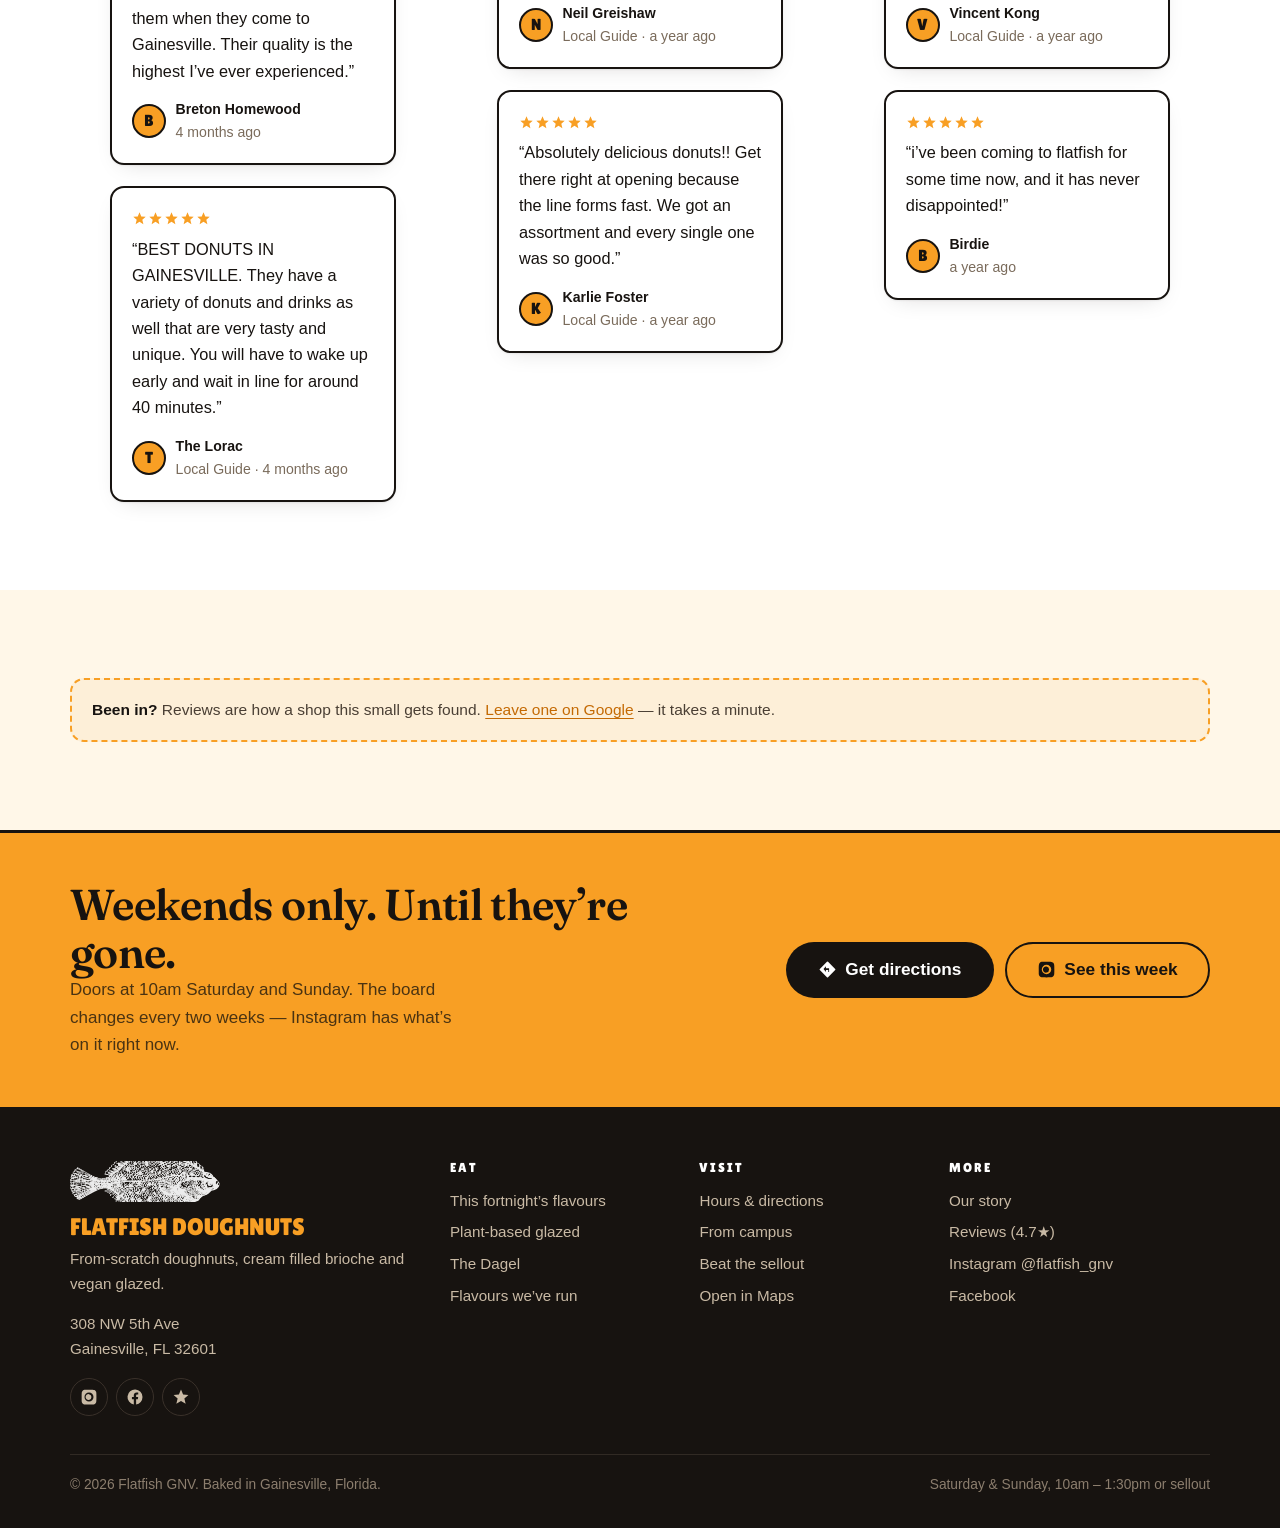
<file: reviews.html>
<!doctype html>
<html lang="en">
<head>
<meta charset="utf-8">
<meta name="viewport" content="width=device-width,initial-scale=1">
<title>Reviews — Flatfish GNV</title>
<meta name="description" content="4.7 stars from 185 Google reviews. What Gainesville says about Flatfish GNV.">
<meta property="og:type" content="website">
<meta property="og:title" content="Reviews — Flatfish GNV">
<meta property="og:description" content="4.7 stars from 185 Google reviews. What Gainesville says about Flatfish GNV.">
<meta property="og:image" content="img/hero-cherry.jpg">
<meta name="theme-color" content="#F89F24">
<link rel="icon" href="img/flounder.png" type="image/png">
<link rel="preconnect" href="https://fonts.googleapis.com">
<link rel="preconnect" href="https://fonts.gstatic.com" crossorigin>
<link href="https://fonts.googleapis.com/css2?family=Lilita+One&family=Fraunces:opsz,wght@9..144,400;9..144,600;9..144,700&display=swap" rel="stylesheet">
<style>/* Flatfish GNV — stylesheet.
   Palette and letterforms are taken from the shop's own flavour poster:
   orange #F89F24 fill, black engraved flounder, warm paper. */

:root{
  --orange:#F89F24;
  --orange-deep:#C46A04;
  --orange-soft:#FECD81;
  --ink:#171310;
  --ink-2:#4A3F34;
  --ink-3:#7A6B5B;
  --paper:#FFFFFF;
  --cream:#FFF7E8;
  --cream-2:#FDEFD8;
  --line:#E9DCC4;
  --green:#2F7D4F;

  --f-display:'Lilita One',Impact,'Haettenschweiler','Arial Narrow Bold',sans-serif;
  --f-head:'Fraunces',Georgia,'Times New Roman',serif;
  --f-body:-apple-system,BlinkMacSystemFont,'Segoe UI',Roboto,'Helvetica Neue',Arial,sans-serif;

  --wrap:1180px;
  --r:14px;
  --shadow:0 1px 2px rgba(23,19,16,.06),0 8px 24px -12px rgba(23,19,16,.18);
  --shadow-lg:0 2px 4px rgba(23,19,16,.06),0 24px 48px -20px rgba(23,19,16,.28);
}

*,*::before,*::after{box-sizing:border-box}
html{-webkit-text-size-adjust:100%;scroll-behavior:smooth}
@media (prefers-reduced-motion:reduce){
  html{scroll-behavior:auto}
  *,*::before,*::after{animation-duration:.001ms!important;transition-duration:.001ms!important}
}
body{
  margin:0;background:var(--cream);color:var(--ink);
  font-family:var(--f-body);font-size:17px;line-height:1.62;
  -webkit-font-smoothing:antialiased;
}
img{max-width:100%;height:auto;display:block}
/* every inline icon is 1em unless a component says otherwise */
svg{width:1em;height:1em;fill:currentColor;flex:none}
.eyebrow svg{vertical-align:-.14em;margin-right:.25em}
a{color:var(--orange-deep);text-underline-offset:3px}
a:hover{color:var(--ink)}
h1,h2,h3,h4{font-family:var(--f-head);font-weight:600;line-height:1.1;margin:0;letter-spacing:-.015em}
h1{font-size:clamp(2.5rem,6vw,4.1rem);font-variation-settings:'SOFT' 20,'WONK' 1}
h2{font-size:clamp(1.85rem,3.6vw,2.7rem)}
h3{font-size:1.3rem}
p{margin:0 0 1rem}
blockquote{margin:0}
[id]{scroll-margin-top:90px}
.wrap{width:100%;max-width:var(--wrap);margin-inline:auto;padding-inline:20px}
.skip{position:absolute;left:-9999px;top:0;background:var(--ink);color:#fff;padding:.7rem 1rem;z-index:99}
.skip:focus{left:8px;top:8px}
:focus-visible{outline:3px solid var(--orange-deep);outline-offset:2px;border-radius:4px}

/* ---------------------------------------------------------------- bits */
.eyebrow{
  font-family:var(--f-display);font-size:.84rem;letter-spacing:.14em;text-transform:uppercase;
  color:var(--orange-deep);margin:0 0 .6rem;
}
.lede{font-size:1.14rem;color:var(--ink-2);max-width:62ch}
.sec{padding:clamp(3rem,7vw,5.5rem) 0}
.sec--paper{background:var(--paper)}
.sec--ink{background:var(--ink);color:var(--cream)}
.sec--ink h2,.sec--ink h3{color:#fff}
.sec--ink .lede{color:#D9CBB6}
.sec--ink .eyebrow{color:var(--orange)}
.sec--ink p,.sec--ink .step p,.sec--ink .card__body p{color:#D9CBB6}
.sec--ink .note{background:#231D19;border-color:var(--orange);color:#D9CBB6}
.sec--ink .note strong{color:#fff}
.sec--ink .card{background:#231D19;border-color:#4A3F34}
.sec--ink .card__tag{background:#2C2520;border-color:#4A3F34;color:#D9CBB6}
.sec--ink .step h3{color:#fff}
.sec__head{max-width:68ch;margin-bottom:2.2rem}

.btn{
  display:inline-flex;align-items:center;gap:.5rem;justify-content:center;
  font-family:var(--f-body);font-weight:650;font-size:1rem;line-height:1;
  padding:.92rem 1.5rem;border-radius:999px;border:2px solid transparent;
  text-decoration:none;cursor:pointer;transition:transform .12s ease,background .12s ease,color .12s ease;
}
.btn:active{transform:translateY(1px)}
.btn svg{width:1.1em;height:1.1em;fill:currentColor;flex:none}
.btn--orange{background:var(--orange);color:var(--ink);border-color:var(--ink)}
.btn--orange:hover{background:var(--orange-soft);color:var(--ink)}
.btn--ink{background:var(--ink);color:#fff}
.btn--ink:hover{background:var(--orange-deep);color:#fff}
.btn--ghost{background:transparent;color:var(--ink);border-color:var(--ink)}
.btn--ghost:hover{background:var(--ink);color:#fff}
.btn--onink{background:transparent;color:#fff;border-color:rgba(255,255,255,.5)}
.btn--onink:hover{background:#fff;color:var(--ink);border-color:#fff}
.btn--sm{padding:.6rem 1.05rem;font-size:.92rem}
.btn--lg{padding:1.05rem 1.9rem;font-size:1.08rem}
.btnrow{display:flex;flex-wrap:wrap;gap:.7rem}

.chip{
  display:inline-flex;align-items:center;gap:.45rem;
  background:var(--cream-2);border:1px solid var(--line);color:var(--ink-2);
  padding:.4rem .8rem;border-radius:999px;font-size:.88rem;font-weight:600;
}
.chip svg{width:1em;height:1em;fill:currentColor}
.chip--open{background:#E7F4EC;border-color:#BFE0CC;color:#1F6340}
.chip--shut{background:#FBEDE7;border-color:#F0CFBF;color:#A2421A}

/* ------------------------------------------------------------ topbar */
.topbar{
  background:var(--ink);color:#EADFCB;font-size:.86rem;
}
.topbar__in{display:flex;align-items:center;gap:1.2rem;flex-wrap:wrap;padding-block:.5rem}
.topbar__i{display:inline-flex;align-items:center;gap:.4rem}
.topbar__i svg{width:1em;height:1em;fill:var(--orange)}
.topbar a{color:#EADFCB;text-decoration:none}
.topbar a:hover{color:#fff;text-decoration:underline}
.topbar__sp{flex:1 1 auto}
@media (max-width:620px){
  .topbar__in{gap:.8rem;justify-content:space-between}
  .topbar__i:first-child{display:none}
}

/* -------------------------------------------------------------- mast */
.mast{
  position:sticky;top:0;z-index:50;background:var(--cream);
  border-bottom:1px solid var(--line);
}
.mast__in{display:flex;align-items:center;gap:1rem;padding-block:.75rem}
.brand{display:flex;align-items:center;gap:.65rem;text-decoration:none;color:var(--ink);flex:none}
.brand img{width:76px;height:auto}
.brand__txt{display:flex;flex-direction:column;line-height:.92}
.brand__a{font-family:var(--f-display);font-size:1.42rem;letter-spacing:.01em;color:var(--orange);
  -webkit-text-stroke:1.6px var(--ink);paint-order:stroke fill}
.brand__b{font-family:var(--f-display);font-size:.78rem;letter-spacing:.2em;color:var(--ink-2)}
.mast__sp{flex:1 1 auto}
.nav{display:flex;gap:.2rem;align-items:center}
.nav a{
  font-weight:600;font-size:.98rem;color:var(--ink);text-decoration:none;
  padding:.5rem .78rem;border-radius:999px;
}
.nav a:hover{background:var(--cream-2)}
.nav a[aria-current="page"]{background:var(--ink);color:#fff}
.navtoggle{
  display:none;align-items:center;gap:.45rem;background:var(--ink);color:#fff;border:0;
  font:inherit;font-weight:650;font-size:.95rem;padding:.55rem 1rem;border-radius:999px;cursor:pointer;
}
.navtoggle svg{width:1.1em;height:1.1em;fill:currentColor}

@media (max-width:940px){
  .mast__in{flex-wrap:wrap}
  .navtoggle{display:inline-flex;order:3}
  .nav{
    order:4;flex-basis:100%;flex-direction:column;align-items:stretch;gap:0;
    display:none;padding-bottom:.6rem;
  }
  .nav.is-open{display:flex}
  .nav a{padding:.8rem .9rem;border-radius:10px}
  .mast__cta{order:2}
}

/* -------------------------------------------------------------- hero */
.hero{background:var(--cream);padding:clamp(2.2rem,5vw,4rem) 0 clamp(2.6rem,6vw,4.6rem)}
.hero__grid{display:grid;grid-template-columns:1.08fr .92fr;gap:clamp(1.6rem,4vw,3.4rem);align-items:center}
.hero__kicker svg{width:1.05em;height:1.05em;fill:currentColor;flex:none}
.hero__kicker{
  display:inline-flex;align-items:center;gap:.5rem;white-space:nowrap;background:var(--ink);color:var(--orange);
  font-family:var(--f-display);font-size:.82rem;letter-spacing:.14em;text-transform:uppercase;
  padding:.4rem .9rem;border-radius:999px;margin-bottom:1rem;
}
.hero h1{margin-bottom:.9rem}
.hero h1 em{font-style:normal;color:var(--orange-deep)}
.hero__sub{font-size:1.18rem;color:var(--ink-2);max-width:48ch;margin-bottom:1.4rem}
.hero__meta{display:flex;flex-wrap:wrap;gap:.55rem;margin-bottom:1.6rem}
.hero__art{position:relative}
.hero__art img{
  width:100%;aspect-ratio:4/5;object-fit:cover;border-radius:var(--r);
  border:3px solid var(--ink);box-shadow:var(--shadow-lg);
}
.hero__badge{
  position:absolute;left:-14px;bottom:26px;background:var(--paper);border:3px solid var(--ink);
  border-radius:var(--r);padding:.8rem 1rem;box-shadow:var(--shadow);display:flex;align-items:center;gap:.7rem;
}
.hero__badge b{font-family:var(--f-display);font-size:1.9rem;line-height:1;display:block}
.hero__badge span{font-size:.8rem;color:var(--ink-3);line-height:1.25;display:block}
.stars{display:inline-flex;gap:1px}
.stars svg{width:15px;height:15px;fill:var(--orange)}
.stars svg.off{fill:#DCCEB6}

@media (max-width:880px){
  .hero__grid{grid-template-columns:1fr}
  .hero__art{order:-1}
  .hero__art img{aspect-ratio:3/2}
  .hero__badge{left:auto;right:12px;bottom:-18px}
}

/* ------------------------------------------------------------ ribbon */
.ribbon{background:var(--orange);border-block:3px solid var(--ink);overflow:hidden}
.ribbon__in{
  display:flex;gap:2.4rem;padding-block:.62rem;white-space:nowrap;
  font-family:var(--f-display);font-size:.95rem;letter-spacing:.1em;text-transform:uppercase;color:var(--ink);
}
.ribbon__in span{display:inline-flex;align-items:center;gap:2.4rem}
.ribbon__in span::after{content:"\2022";opacity:.45}

/* -------------------------------------------------------------- cards */
.grid{display:grid;gap:1.4rem}
.grid--3{grid-template-columns:repeat(3,1fr)}
.grid--4{grid-template-columns:repeat(4,1fr)}
.grid--2{grid-template-columns:repeat(2,1fr)}
@media (max-width:900px){.grid--3,.grid--4{grid-template-columns:repeat(2,1fr)}}
@media (max-width:560px){.grid--3,.grid--4,.grid--2{grid-template-columns:1fr}}

.card{
  background:var(--paper);border:2px solid var(--ink);border-radius:var(--r);
  overflow:hidden;display:flex;flex-direction:column;box-shadow:var(--shadow);
}
.card img{width:100%;aspect-ratio:4/3;object-fit:cover;border-bottom:2px solid var(--ink)}
.card__body{padding:1.1rem 1.15rem 1.3rem;display:flex;flex-direction:column;gap:.45rem;flex:1}
.card__body h3{font-size:1.22rem}
.card__body p{margin:0;color:var(--ink-2);font-size:.97rem}
.card__tag{
  align-self:flex-start;font-family:var(--f-display);font-size:.72rem;letter-spacing:.12em;
  text-transform:uppercase;background:var(--cream-2);border:1px solid var(--line);
  padding:.2rem .6rem;border-radius:999px;color:var(--ink-2);
}
.card__tag--vegan{background:#E7F4EC;border-color:#BFE0CC;color:#1F6340}
.card__tag--savory{background:#FDEFD8;border-color:var(--orange-soft);color:var(--orange-deep)}

/* --------------------------------------------------------- flavour list */
.flavours{display:grid;gap:0;border:2px solid var(--ink);border-radius:var(--r);overflow:hidden;background:var(--paper)}
.flav{display:flex;gap:1rem;padding:1.05rem 1.2rem;border-bottom:1px solid var(--line);align-items:baseline}
.flav:last-child{border-bottom:0}
.flav__n{font-family:var(--f-head);font-weight:600;font-size:1.12rem;flex:none;min-width:12.5rem}
.flav__d{color:var(--ink-2);font-size:.98rem;flex:1}
.flav__t{flex:none;align-self:center}
@media (max-width:620px){
  .flav{flex-wrap:wrap;gap:.3rem}
  .flav__n{min-width:0;flex-basis:100%}
}

/* ----------------------------------------------------------- rating */
.rating{display:grid;grid-template-columns:auto 1fr;gap:clamp(1.5rem,4vw,3.4rem);align-items:center}
.rating__score{text-align:center}
.rating__num{font-family:var(--f-display);font-size:4.6rem;line-height:.9;color:var(--ink)}
.rating__of{color:var(--ink-3);font-size:.9rem}
.rating__bars{display:grid;gap:.4rem;width:100%}
.bar{display:grid;grid-template-columns:2.6rem 1fr 3rem;gap:.6rem;align-items:center;font-size:.86rem;color:var(--ink-2)}
.bar__t{height:9px;background:var(--cream-2);border:1px solid var(--line);border-radius:999px;overflow:hidden}
.bar__f{height:100%;background:var(--orange);display:block}
.bar__n{text-align:right;color:var(--ink-3);font-variant-numeric:tabular-nums}
.sec--ink .bar{color:#D9CBB6}
.sec--ink .bar__t{background:#2C2520;border-color:#413830}
.sec--ink .rating__num{color:#fff}
.sec--ink .rating__of{color:#A99887}
@media (max-width:700px){
  .rating{grid-template-columns:1fr}
  .rating__score{text-align:left}
}

/* ---------------------------------------------------------- reviews */
.quotes{columns:3;column-gap:1.3rem}
@media (max-width:980px){.quotes{columns:2}}
@media (max-width:640px){.quotes{columns:1}}
.quote{
  break-inside:avoid;background:var(--paper);border:2px solid var(--ink);border-radius:var(--r);
  padding:1.2rem 1.25rem;margin-bottom:1.3rem;box-shadow:var(--shadow);
}
.quote blockquote{margin:0}
.quote p{font-size:1.02rem;color:var(--ink);margin-bottom:.9rem}
.quote__who{display:flex;align-items:center;gap:.6rem;font-size:.88rem;color:var(--ink-3);flex-wrap:wrap}
.quote__av{
  width:34px;height:34px;border-radius:50%;background:var(--orange);color:var(--ink);flex:none;
  display:grid;place-items:center;font-family:var(--f-display);font-size:1rem;border:2px solid var(--ink);
}
.quote__nm{font-weight:650;color:var(--ink)}
.quote .stars{margin-bottom:.6rem}

/* ------------------------------------------------------------ photos */
.shots{display:grid;grid-template-columns:repeat(4,1fr);gap:.9rem}
.shots img{width:100%;aspect-ratio:1/1;object-fit:cover;border:2px solid var(--ink);border-radius:10px}
.shots a{display:block;transition:transform .14s ease}
.shots a:hover{transform:translateY(-3px)}
.shots--tall img{aspect-ratio:4/5}
@media (max-width:860px){.shots{grid-template-columns:repeat(2,1fr)}}

/* -------------------------------------------------------------- split */
.split{display:grid;grid-template-columns:1fr 1fr;gap:clamp(1.6rem,4vw,3.2rem);align-items:center}
.split img{width:100%;aspect-ratio:4/3;object-fit:cover;object-position:center;border:3px solid var(--ink);border-radius:var(--r);box-shadow:var(--shadow)}
.split__art--board img{aspect-ratio:3/4}
.split--flip .split__art{order:2}
@media (max-width:820px){.split{grid-template-columns:1fr}.split--flip .split__art{order:0}}

/* --------------------------------------------------------- hours table */
.hours{width:100%;border-collapse:collapse;background:var(--paper);border:2px solid var(--ink);border-radius:var(--r);overflow:hidden}
.hours th,.hours td{text-align:left;padding:.72rem 1rem;border-bottom:1px solid var(--line);font-size:.98rem}
.hours tr:last-child th,.hours tr:last-child td{border-bottom:0}
.hours th{font-weight:650;width:11rem}
.hours td{color:var(--ink-2);text-align:right}
.hours tr.is-today{background:var(--cream-2)}
.hours tr.is-today th::after{content:" — today";color:var(--orange-deep);font-weight:650}
.hours .shut{color:var(--ink-3)}

/* ------------------------------------------------------------- steps */
.steps{counter-reset:s;display:grid;gap:1rem}
.step{display:flex;gap:1rem;align-items:flex-start}
.step::before{
  counter-increment:s;content:counter(s);flex:none;
  width:2.3rem;height:2.3rem;border-radius:50%;background:var(--orange);border:2px solid var(--ink);
  display:grid;place-items:center;font-family:var(--f-display);font-size:1.1rem;color:var(--ink);
}
.step h3{font-size:1.08rem;margin-bottom:.15rem}
.step p{margin:0;color:var(--ink-2);font-size:.97rem}

/* -------------------------------------------------------------- misc */
.tagcloud{display:flex;flex-wrap:wrap;gap:.45rem}
.tagcloud span{
  background:var(--paper);border:1px solid var(--line);border-radius:999px;
  padding:.32rem .78rem;font-size:.9rem;color:var(--ink-2);
}
.sec--ink .tagcloud span{background:#231D19;border-color:#3A312A;color:#D9CBB6}

.note{
  background:var(--cream-2);border:2px dashed var(--orange);border-radius:var(--r);
  padding:1.1rem 1.25rem;font-size:.97rem;color:var(--ink-2);
}
.note strong{color:var(--ink)}

.cta{background:var(--orange);border-block:3px solid var(--ink)}
.cta .wrap{display:flex;flex-wrap:wrap;gap:1.4rem;align-items:center;justify-content:space-between;padding-block:clamp(2rem,4vw,3rem)}
.cta h2{max-width:20ch}
.cta p{margin:0;color:#4A3312;max-width:42ch}

.map{
  width:100%;aspect-ratio:16/10;border:3px solid var(--ink);border-radius:var(--r);
  filter:saturate(.9);
}

/* ------------------------------------------------------------- footer */
.foot{background:var(--ink);color:#C9BAA5;padding:3.2rem 0 2rem;font-size:.95rem}
.foot__grid{display:grid;grid-template-columns:1.6fr 1fr 1fr 1.2fr;gap:2rem}
@media (max-width:860px){.foot__grid{grid-template-columns:1fr 1fr}}
@media (max-width:520px){.foot__grid{grid-template-columns:1fr}}
.foot h4{color:#fff;font-family:var(--f-display);font-size:.84rem;letter-spacing:.14em;
  text-transform:uppercase;margin-bottom:.8rem;font-weight:400}
.foot ul{list-style:none;margin:0;padding:0;display:grid;gap:.45rem}
.foot a{color:#C9BAA5;text-decoration:none}
.foot a:hover{color:var(--orange);text-decoration:underline}
.foot__brand img{width:150px;filter:invert(1);opacity:.92;margin-bottom:.8rem}
.foot__wm{font-family:var(--f-display);font-size:1.5rem;color:var(--orange);line-height:1;margin-bottom:.5rem}
.foot__bar{
  margin-top:2.4rem;padding-top:1.2rem;border-top:1px solid #312A24;
  display:flex;flex-wrap:wrap;gap:.8rem;justify-content:space-between;font-size:.86rem;color:#8C7E6E;
}
.soc{display:flex;gap:.5rem;margin-top:.9rem}
.soc a{
  width:38px;height:38px;border-radius:50%;border:1px solid #3A312A;display:grid;place-items:center;
}
.soc a:hover{background:var(--orange);border-color:var(--orange)}
.soc svg{width:18px;height:18px;fill:#C9BAA5}
.soc a:hover svg{fill:var(--ink)}

/* ---------------------------------------------------------- page head */
.phead{background:var(--ink);color:var(--cream);padding:clamp(2.4rem,5vw,3.8rem) 0}
.phead h1{color:#fff;font-size:clamp(2.2rem,5vw,3.4rem);margin-bottom:.6rem}
.phead p{color:#D9CBB6;font-size:1.12rem;max-width:58ch;margin:0}
.phead .eyebrow{color:var(--orange)}
.crumb{font-size:.86rem;color:#9C8C7A;margin-bottom:1rem}
.crumb a{color:#9C8C7A;text-decoration:none}
.crumb a:hover{color:var(--orange)}
</style>
<script type="application/ld+json">{"@context":"https://schema.org","@type":"Bakery","name":"Flatfish GNV","image":"img/hero-cherry.jpg","address":{"@type":"PostalAddress","streetAddress":"308 NW 5th Ave","addressLocality":"Gainesville","addressRegion":"FL","postalCode":"32601","addressCountry":"US"},"geo":{"@type":"GeoCoordinates","latitude":29.6557358,"longitude":-82.3282616},"servesCuisine":"Doughnuts","priceRange":"$","sameAs":["https://www.instagram.com/flatfish_gnv/","https://www.facebook.com/FlatFishGNV/"],"aggregateRating":{"@type":"AggregateRating","ratingValue":"4.7","reviewCount":"185"},"openingHoursSpecification":[{"@type":"OpeningHoursSpecification","dayOfWeek":["Saturday","Sunday"],"opens":"10:00","closes":"13:30"}]}</script>
</head>
<body>
<a class="skip" href="#main">Skip to content</a>
<div class="topbar"><div class="wrap topbar__in">
  <span class="topbar__i"><svg viewBox="0 0 24 24" aria-hidden="true"><path d="M12 2C8.1 2 5 5.1 5 9c0 5.2 7 13 7 13s7-7.8 7-13c0-3.9-3.1-7-7-7zm0 9.5A2.5 2.5 0 1 1 12 6.5a2.5 2.5 0 0 1 0 5z"/></svg> 308 NW 5th Ave, Gainesville</span>
  <span class="topbar__i"><svg viewBox="0 0 24 24" aria-hidden="true"><path d="M12 2a10 10 0 1 0 0 20 10 10 0 0 0 0-20zm.9 10.6-3.6 2.3-.8-1.3 3-1.9V6.5h1.4v6.1z"/></svg> Saturday &amp; Sunday, 10am – 1:30pm or sellout</span>
  <span class="topbar__sp"></span>
  <a class="topbar__i" href="https://www.instagram.com/flatfish_gnv/" target="_blank" rel="noopener"><svg viewBox="0 0 24 24" aria-hidden="true"><path d="M12 2.2c3.2 0 3.6 0 4.9.1 1.2.1 1.8.3 2.2.4.6.2 1 .5 1.4.9.4.4.7.8.9 1.4.2.4.4 1 .4 2.2.1 1.3.1 1.7.1 4.9s0 3.6-.1 4.9c0 1.2-.2 1.8-.4 2.2-.2.6-.5 1-.9 1.4-.4.4-.8.7-1.4.9-.4.2-1 .4-2.2.4-1.3.1-1.7.1-4.9.1s-3.6 0-4.9-.1c-1.2 0-1.8-.2-2.2-.4-.6-.2-1-.5-1.4-.9-.4-.4-.7-.8-.9-1.4-.2-.4-.4-1-.4-2.2C2.2 15.6 2.2 15.2 2.2 12s0-3.6.1-4.9c0-1.2.2-1.8.4-2.2.2-.6.5-1 .9-1.4.4-.4.8-.7 1.4-.9.4-.2 1-.4 2.2-.4C8.4 2.2 8.8 2.2 12 2.2zm0 3.8A6 6 0 1 0 12 18a6 6 0 0 0 0-12zm0 9.9A3.9 3.9 0 1 1 12 8.2a3.9 3.9 0 0 1 0 7.7zm7.6-10.3a1.4 1.4 0 1 1-2.8 0 1.4 1.4 0 0 1 2.8 0z"/></svg> @flatfish_gnv</a>
</div></div>
<header class="mast"><div class="wrap mast__in">
  <a class="brand" href="index.html" aria-label="Flatfish GNV — home">
    <img src="img/flounder.png" alt="" width="1129" height="311">
    <span class="brand__txt">
      <span class="brand__a">FLATFISH</span>
      <span class="brand__b">DOUGHNUTS</span>
    </span>
  </a>
  <span class="mast__sp"></span>
  <button class="navtoggle" id="navtoggle" aria-expanded="false" aria-controls="nav"><svg viewBox="0 0 24 24" aria-hidden="true"><path d="M3 6h18v2H3zm0 5h18v2H3zm0 5h18v2H3z"/></svg> Menu</button>
  <nav class="nav" id="nav" aria-label="Main"><a href="index.html">Home</a><a href="menu.html">Flavours</a><a href="reviews.html" aria-current="page">Reviews</a><a href="visit.html">Visit</a><a href="about.html">Our Story</a></nav>
</div></header>
<main id="main">

<section class="phead"><div class="wrap">
  <p class="crumb"><a href="index.html">Home</a> &rsaquo; Reviews</p>
  <p class="eyebrow">What people say</p>
  <h1>4.7 stars, 185 reviews</h1>
  <p>Every review below is a real one, left on the shop&rsquo;s Google listing. Nothing here
     has been reworded.</p>
</div></section>

<section class="sec sec--ink"><div class="wrap">
  <div class="rating">
  <div class="rating__score">
    <div class="rating__num">4.7</div>
    <span class="stars"><svg viewBox="0 0 24 24" aria-hidden="true"><path d="m12 17.3-6.2 3.7 1.7-7-5.4-4.7 7.1-.6L12 2l2.8 6.7 7.1.6-5.4 4.7 1.7 7z"/></svg><svg viewBox="0 0 24 24" aria-hidden="true"><path d="m12 17.3-6.2 3.7 1.7-7-5.4-4.7 7.1-.6L12 2l2.8 6.7 7.1.6-5.4 4.7 1.7 7z"/></svg><svg viewBox="0 0 24 24" aria-hidden="true"><path d="m12 17.3-6.2 3.7 1.7-7-5.4-4.7 7.1-.6L12 2l2.8 6.7 7.1.6-5.4 4.7 1.7 7z"/></svg><svg viewBox="0 0 24 24" aria-hidden="true"><path d="m12 17.3-6.2 3.7 1.7-7-5.4-4.7 7.1-.6L12 2l2.8 6.7 7.1.6-5.4 4.7 1.7 7z"/></svg><svg viewBox="0 0 24 24" aria-hidden="true"><path d="m12 17.3-6.2 3.7 1.7-7-5.4-4.7 7.1-.6L12 2l2.8 6.7 7.1.6-5.4 4.7 1.7 7z"/></svg></span>
    <div class="rating__of">185 Google reviews</div>
  </div>
  <div>
    <div class="rating__bars"><div class="bar"><span>5&#9733;</span><span class="bar__t"><span class="bar__f" style="width:90.3%"></span></span><span class="bar__n">167</span></div><div class="bar"><span>4&#9733;</span><span class="bar__t"><span class="bar__f" style="width:3.2%"></span></span><span class="bar__n">6</span></div><div class="bar"><span>3&#9733;</span><span class="bar__t"><span class="bar__f" style="width:0.5%"></span></span><span class="bar__n">1</span></div><div class="bar"><span>2&#9733;</span><span class="bar__t"><span class="bar__f" style="width:1.6%"></span></span><span class="bar__n">3</span></div><div class="bar"><span>1&#9733;</span><span class="bar__t"><span class="bar__f" style="width:4.3%"></span></span><span class="bar__n">8</span></div></div>
  </div>
</div>
  <div class="btnrow" style="margin-top:2rem">
    <a class="btn btn--orange" href="https://www.google.com/maps/place/Flatfish+GNV+(Doughnuts+and+Bakery)/@29.6557358,-82.3282616,17z/data=!4m6!3m5!1s0x88e8a31e4b9456b9:0x67ece38feb391fee!8m2!3d29.6557358!4d-82.3282616" target="_blank" rel="noopener"><svg viewBox="0 0 24 24" aria-hidden="true"><path d="m12 17.3-6.2 3.7 1.7-7-5.4-4.7 7.1-.6L12 2l2.8 6.7 7.1.6-5.4 4.7 1.7 7z"/></svg> See all 185 on Google</a>
  </div>
</div></section>

<section class="sec sec--paper"><div class="wrap">
  <div class="sec__head">
    <p class="eyebrow">In their words</p>
    <h2>A few of them.</h2>
    <p class="lede">Picked across the last year. The advice repeats itself: go early, and
       check Instagram before you leave the house.</p>
  </div>
  <div class="quotes"><figure class="quote"><span class="stars"><svg viewBox="0 0 24 24" aria-hidden="true"><path d="m12 17.3-6.2 3.7 1.7-7-5.4-4.7 7.1-.6L12 2l2.8 6.7 7.1.6-5.4 4.7 1.7 7z"/></svg><svg viewBox="0 0 24 24" aria-hidden="true"><path d="m12 17.3-6.2 3.7 1.7-7-5.4-4.7 7.1-.6L12 2l2.8 6.7 7.1.6-5.4 4.7 1.7 7z"/></svg><svg viewBox="0 0 24 24" aria-hidden="true"><path d="m12 17.3-6.2 3.7 1.7-7-5.4-4.7 7.1-.6L12 2l2.8 6.7 7.1.6-5.4 4.7 1.7 7z"/></svg><svg viewBox="0 0 24 24" aria-hidden="true"><path d="m12 17.3-6.2 3.7 1.7-7-5.4-4.7 7.1-.6L12 2l2.8 6.7 7.1.6-5.4 4.7 1.7 7z"/></svg><svg viewBox="0 0 24 24" aria-hidden="true"><path d="m12 17.3-6.2 3.7 1.7-7-5.4-4.7 7.1-.6L12 2l2.8 6.7 7.1.6-5.4 4.7 1.7 7z"/></svg></span><blockquote><p>&ldquo;WOW! I&rsquo;ve been waiting to try this place for well over a year &amp; it&rsquo;s probably the only place i can say was well worth the wait!! Smiling husband/wife duo operating it with the best donuts i&rsquo;ve ever had in my entire life. Be sure to give them a try &amp; get there EARLY!!&rdquo;</p></blockquote><figcaption class="quote__who"><span class="quote__av" aria-hidden="true">N</span><span><span class="quote__nm">Nicole Diaz</span><br>Local Guide &middot; a year ago</span></figcaption></figure><figure class="quote"><span class="stars"><svg viewBox="0 0 24 24" aria-hidden="true"><path d="m12 17.3-6.2 3.7 1.7-7-5.4-4.7 7.1-.6L12 2l2.8 6.7 7.1.6-5.4 4.7 1.7 7z"/></svg><svg viewBox="0 0 24 24" aria-hidden="true"><path d="m12 17.3-6.2 3.7 1.7-7-5.4-4.7 7.1-.6L12 2l2.8 6.7 7.1.6-5.4 4.7 1.7 7z"/></svg><svg viewBox="0 0 24 24" aria-hidden="true"><path d="m12 17.3-6.2 3.7 1.7-7-5.4-4.7 7.1-.6L12 2l2.8 6.7 7.1.6-5.4 4.7 1.7 7z"/></svg><svg viewBox="0 0 24 24" aria-hidden="true"><path d="m12 17.3-6.2 3.7 1.7-7-5.4-4.7 7.1-.6L12 2l2.8 6.7 7.1.6-5.4 4.7 1.7 7z"/></svg><svg viewBox="0 0 24 24" aria-hidden="true"><path d="m12 17.3-6.2 3.7 1.7-7-5.4-4.7 7.1-.6L12 2l2.8 6.7 7.1.6-5.4 4.7 1.7 7z"/></svg></span><blockquote><p>&ldquo;Best doughnuts in town. It feels like a secret speakeasy and I love telling new people about them when they come to Gainesville. Their quality is the highest I&rsquo;ve ever experienced.&rdquo;</p></blockquote><figcaption class="quote__who"><span class="quote__av" aria-hidden="true">B</span><span><span class="quote__nm">Breton Homewood</span><br>4 months ago</span></figcaption></figure><figure class="quote"><span class="stars"><svg viewBox="0 0 24 24" aria-hidden="true"><path d="m12 17.3-6.2 3.7 1.7-7-5.4-4.7 7.1-.6L12 2l2.8 6.7 7.1.6-5.4 4.7 1.7 7z"/></svg><svg viewBox="0 0 24 24" aria-hidden="true"><path d="m12 17.3-6.2 3.7 1.7-7-5.4-4.7 7.1-.6L12 2l2.8 6.7 7.1.6-5.4 4.7 1.7 7z"/></svg><svg viewBox="0 0 24 24" aria-hidden="true"><path d="m12 17.3-6.2 3.7 1.7-7-5.4-4.7 7.1-.6L12 2l2.8 6.7 7.1.6-5.4 4.7 1.7 7z"/></svg><svg viewBox="0 0 24 24" aria-hidden="true"><path d="m12 17.3-6.2 3.7 1.7-7-5.4-4.7 7.1-.6L12 2l2.8 6.7 7.1.6-5.4 4.7 1.7 7z"/></svg><svg viewBox="0 0 24 24" aria-hidden="true"><path d="m12 17.3-6.2 3.7 1.7-7-5.4-4.7 7.1-.6L12 2l2.8 6.7 7.1.6-5.4 4.7 1.7 7z"/></svg></span><blockquote><p>&ldquo;BEST DONUTS IN GAINESVILLE. They have a variety of donuts and drinks as well that are very tasty and unique. You will have to wake up early and wait in line for around 40 minutes.&rdquo;</p></blockquote><figcaption class="quote__who"><span class="quote__av" aria-hidden="true">T</span><span><span class="quote__nm">The Lorac</span><br>Local Guide &middot; 4 months ago</span></figcaption></figure><figure class="quote"><span class="stars"><svg viewBox="0 0 24 24" aria-hidden="true"><path d="m12 17.3-6.2 3.7 1.7-7-5.4-4.7 7.1-.6L12 2l2.8 6.7 7.1.6-5.4 4.7 1.7 7z"/></svg><svg viewBox="0 0 24 24" aria-hidden="true"><path d="m12 17.3-6.2 3.7 1.7-7-5.4-4.7 7.1-.6L12 2l2.8 6.7 7.1.6-5.4 4.7 1.7 7z"/></svg><svg viewBox="0 0 24 24" aria-hidden="true"><path d="m12 17.3-6.2 3.7 1.7-7-5.4-4.7 7.1-.6L12 2l2.8 6.7 7.1.6-5.4 4.7 1.7 7z"/></svg><svg viewBox="0 0 24 24" aria-hidden="true"><path d="m12 17.3-6.2 3.7 1.7-7-5.4-4.7 7.1-.6L12 2l2.8 6.7 7.1.6-5.4 4.7 1.7 7z"/></svg><svg viewBox="0 0 24 24" aria-hidden="true"><path d="m12 17.3-6.2 3.7 1.7-7-5.4-4.7 7.1-.6L12 2l2.8 6.7 7.1.6-5.4 4.7 1.7 7z"/></svg></span><blockquote><p>&ldquo;Finally made it to this GEM of a donut shop in Gainesville! Flatfish GNV is a donut shop that specializes in brioche filled donuts and vegan glazed donuts.&rdquo;</p></blockquote><figcaption class="quote__who"><span class="quote__av" aria-hidden="true">J</span><span><span class="quote__nm">Jordan Capwell</span><br>Local Guide &middot; a month ago</span></figcaption></figure><figure class="quote"><span class="stars"><svg viewBox="0 0 24 24" aria-hidden="true"><path d="m12 17.3-6.2 3.7 1.7-7-5.4-4.7 7.1-.6L12 2l2.8 6.7 7.1.6-5.4 4.7 1.7 7z"/></svg><svg viewBox="0 0 24 24" aria-hidden="true"><path d="m12 17.3-6.2 3.7 1.7-7-5.4-4.7 7.1-.6L12 2l2.8 6.7 7.1.6-5.4 4.7 1.7 7z"/></svg><svg viewBox="0 0 24 24" aria-hidden="true"><path d="m12 17.3-6.2 3.7 1.7-7-5.4-4.7 7.1-.6L12 2l2.8 6.7 7.1.6-5.4 4.7 1.7 7z"/></svg><svg viewBox="0 0 24 24" aria-hidden="true"><path d="m12 17.3-6.2 3.7 1.7-7-5.4-4.7 7.1-.6L12 2l2.8 6.7 7.1.6-5.4 4.7 1.7 7z"/></svg><svg viewBox="0 0 24 24" aria-hidden="true"><path d="m12 17.3-6.2 3.7 1.7-7-5.4-4.7 7.1-.6L12 2l2.8 6.7 7.1.6-5.4 4.7 1.7 7z"/></svg></span><blockquote><p>&ldquo;Get here early. All they had left by 10:30 on a Saturday were three lemon curd and Devonshire-ish creme Maritozzi. I had one, which was fabulous. Great coffee, too!&rdquo;</p></blockquote><figcaption class="quote__who"><span class="quote__av" aria-hidden="true">N</span><span><span class="quote__nm">Neil Greishaw</span><br>Local Guide &middot; a year ago</span></figcaption></figure><figure class="quote"><span class="stars"><svg viewBox="0 0 24 24" aria-hidden="true"><path d="m12 17.3-6.2 3.7 1.7-7-5.4-4.7 7.1-.6L12 2l2.8 6.7 7.1.6-5.4 4.7 1.7 7z"/></svg><svg viewBox="0 0 24 24" aria-hidden="true"><path d="m12 17.3-6.2 3.7 1.7-7-5.4-4.7 7.1-.6L12 2l2.8 6.7 7.1.6-5.4 4.7 1.7 7z"/></svg><svg viewBox="0 0 24 24" aria-hidden="true"><path d="m12 17.3-6.2 3.7 1.7-7-5.4-4.7 7.1-.6L12 2l2.8 6.7 7.1.6-5.4 4.7 1.7 7z"/></svg><svg viewBox="0 0 24 24" aria-hidden="true"><path d="m12 17.3-6.2 3.7 1.7-7-5.4-4.7 7.1-.6L12 2l2.8 6.7 7.1.6-5.4 4.7 1.7 7z"/></svg><svg viewBox="0 0 24 24" aria-hidden="true"><path d="m12 17.3-6.2 3.7 1.7-7-5.4-4.7 7.1-.6L12 2l2.8 6.7 7.1.6-5.4 4.7 1.7 7z"/></svg></span><blockquote><p>&ldquo;Absolutely delicious donuts!! Get there right at opening because the line forms fast. We got an assortment and every single one was so good.&rdquo;</p></blockquote><figcaption class="quote__who"><span class="quote__av" aria-hidden="true">K</span><span><span class="quote__nm">Karlie Foster</span><br>Local Guide &middot; a year ago</span></figcaption></figure><figure class="quote"><span class="stars"><svg viewBox="0 0 24 24" aria-hidden="true"><path d="m12 17.3-6.2 3.7 1.7-7-5.4-4.7 7.1-.6L12 2l2.8 6.7 7.1.6-5.4 4.7 1.7 7z"/></svg><svg viewBox="0 0 24 24" aria-hidden="true"><path d="m12 17.3-6.2 3.7 1.7-7-5.4-4.7 7.1-.6L12 2l2.8 6.7 7.1.6-5.4 4.7 1.7 7z"/></svg><svg viewBox="0 0 24 24" aria-hidden="true"><path d="m12 17.3-6.2 3.7 1.7-7-5.4-4.7 7.1-.6L12 2l2.8 6.7 7.1.6-5.4 4.7 1.7 7z"/></svg><svg viewBox="0 0 24 24" aria-hidden="true"><path d="m12 17.3-6.2 3.7 1.7-7-5.4-4.7 7.1-.6L12 2l2.8 6.7 7.1.6-5.4 4.7 1.7 7z"/></svg><svg viewBox="0 0 24 24" aria-hidden="true"><path d="m12 17.3-6.2 3.7 1.7-7-5.4-4.7 7.1-.6L12 2l2.8 6.7 7.1.6-5.4 4.7 1.7 7z"/></svg></span><blockquote><p>&ldquo;Cute little spot that features homemade cream-filled brioche donuts. They have a menu that changes every few weeks so make sure to check out their social media to see their flavors.&rdquo;</p></blockquote><figcaption class="quote__who"><span class="quote__av" aria-hidden="true">H</span><span><span class="quote__nm">Helen</span><br>Local Guide &middot; 10 months ago</span></figcaption></figure><figure class="quote"><span class="stars"><svg viewBox="0 0 24 24" aria-hidden="true"><path d="m12 17.3-6.2 3.7 1.7-7-5.4-4.7 7.1-.6L12 2l2.8 6.7 7.1.6-5.4 4.7 1.7 7z"/></svg><svg viewBox="0 0 24 24" aria-hidden="true"><path d="m12 17.3-6.2 3.7 1.7-7-5.4-4.7 7.1-.6L12 2l2.8 6.7 7.1.6-5.4 4.7 1.7 7z"/></svg><svg viewBox="0 0 24 24" aria-hidden="true"><path d="m12 17.3-6.2 3.7 1.7-7-5.4-4.7 7.1-.6L12 2l2.8 6.7 7.1.6-5.4 4.7 1.7 7z"/></svg><svg viewBox="0 0 24 24" aria-hidden="true"><path d="m12 17.3-6.2 3.7 1.7-7-5.4-4.7 7.1-.6L12 2l2.8 6.7 7.1.6-5.4 4.7 1.7 7z"/></svg><svg viewBox="0 0 24 24" aria-hidden="true"><path d="m12 17.3-6.2 3.7 1.7-7-5.4-4.7 7.1-.6L12 2l2.8 6.7 7.1.6-5.4 4.7 1.7 7z"/></svg></span><blockquote><p>&ldquo;Sprint don&rsquo;t run to Flatfish Doughnuts. Heard a ton about them and finally found myself in the area and I stopped by. The shop is not big by any means but felt warm and inviting.&rdquo;</p></blockquote><figcaption class="quote__who"><span class="quote__av" aria-hidden="true">V</span><span><span class="quote__nm">Vincent Kong</span><br>Local Guide &middot; a year ago</span></figcaption></figure><figure class="quote"><span class="stars"><svg viewBox="0 0 24 24" aria-hidden="true"><path d="m12 17.3-6.2 3.7 1.7-7-5.4-4.7 7.1-.6L12 2l2.8 6.7 7.1.6-5.4 4.7 1.7 7z"/></svg><svg viewBox="0 0 24 24" aria-hidden="true"><path d="m12 17.3-6.2 3.7 1.7-7-5.4-4.7 7.1-.6L12 2l2.8 6.7 7.1.6-5.4 4.7 1.7 7z"/></svg><svg viewBox="0 0 24 24" aria-hidden="true"><path d="m12 17.3-6.2 3.7 1.7-7-5.4-4.7 7.1-.6L12 2l2.8 6.7 7.1.6-5.4 4.7 1.7 7z"/></svg><svg viewBox="0 0 24 24" aria-hidden="true"><path d="m12 17.3-6.2 3.7 1.7-7-5.4-4.7 7.1-.6L12 2l2.8 6.7 7.1.6-5.4 4.7 1.7 7z"/></svg><svg viewBox="0 0 24 24" aria-hidden="true"><path d="m12 17.3-6.2 3.7 1.7-7-5.4-4.7 7.1-.6L12 2l2.8 6.7 7.1.6-5.4 4.7 1.7 7z"/></svg></span><blockquote><p>&ldquo;i&rsquo;ve been coming to flatfish for some time now, and it has never disappointed!&rdquo;</p></blockquote><figcaption class="quote__who"><span class="quote__av" aria-hidden="true">B</span><span><span class="quote__nm">Birdie</span><br>a year ago</span></figcaption></figure></div>
</div></section>

<section class="sec"><div class="wrap">
  <div class="note">
    <strong>Been in?</strong> Reviews are how a shop this small gets found.
    <a href="https://www.google.com/maps/place/Flatfish+GNV+(Doughnuts+and+Bakery)/@29.6557358,-82.3282616,17z/data=!4m6!3m5!1s0x88e8a31e4b9456b9:0x67ece38feb391fee!8m2!3d29.6557358!4d-82.3282616" target="_blank" rel="noopener">Leave one on Google</a> — it takes a minute.
  </div>
</div></section>

</main>
<section class="cta"><div class="wrap">
  <div>
    <h2>Weekends only. Until they&rsquo;re gone.</h2>
    <p>Doors at 10am Saturday and Sunday. The board changes every two weeks — Instagram has
       what&rsquo;s on it right now.</p>
  </div>
  <div class="btnrow">
    <a class="btn btn--ink btn--lg" href="https://www.google.com/maps/dir/?api=1&destination=Flatfish+GNV+308+NW+5th+Ave+Gainesville+FL+32601" target="_blank" rel="noopener"><svg viewBox="0 0 24 24" aria-hidden="true"><path d="M21.7 11.3 12.7 2.3a1 1 0 0 0-1.4 0l-9 9a1 1 0 0 0 0 1.4l9 9a1 1 0 0 0 1.4 0l9-9a1 1 0 0 0 0-1.4zM13 15v-2.5h-3V15l-3-3.5L10 8v2.5h4V15h-1z"/></svg> Get directions</a>
    <a class="btn btn--ghost btn--lg" href="https://www.instagram.com/flatfish_gnv/" target="_blank" rel="noopener"><svg viewBox="0 0 24 24" aria-hidden="true"><path d="M12 2.2c3.2 0 3.6 0 4.9.1 1.2.1 1.8.3 2.2.4.6.2 1 .5 1.4.9.4.4.7.8.9 1.4.2.4.4 1 .4 2.2.1 1.3.1 1.7.1 4.9s0 3.6-.1 4.9c0 1.2-.2 1.8-.4 2.2-.2.6-.5 1-.9 1.4-.4.4-.8.7-1.4.9-.4.2-1 .4-2.2.4-1.3.1-1.7.1-4.9.1s-3.6 0-4.9-.1c-1.2 0-1.8-.2-2.2-.4-.6-.2-1-.5-1.4-.9-.4-.4-.7-.8-.9-1.4-.2-.4-.4-1-.4-2.2C2.2 15.6 2.2 15.2 2.2 12s0-3.6.1-4.9c0-1.2.2-1.8.4-2.2.2-.6.5-1 .9-1.4.4-.4.8-.7 1.4-.9.4-.2 1-.4 2.2-.4C8.4 2.2 8.8 2.2 12 2.2zm0 3.8A6 6 0 1 0 12 18a6 6 0 0 0 0-12zm0 9.9A3.9 3.9 0 1 1 12 8.2a3.9 3.9 0 0 1 0 7.7zm7.6-10.3a1.4 1.4 0 1 1-2.8 0 1.4 1.4 0 0 1 2.8 0z"/></svg> See this week</a>
  </div>
</div></section>
<footer class="foot"><div class="wrap">
  <div class="foot__grid">
    <div class="foot__brand">
      <img src="img/flounder.png" alt="" width="1129" height="311">
      <div class="foot__wm">FLATFISH DOUGHNUTS</div>
      <p>From-scratch doughnuts, cream filled brioche and vegan glazed.</p>
      <p>308 NW 5th Ave<br>Gainesville, FL 32601</p>
      <div class="soc">
        <a href="https://www.instagram.com/flatfish_gnv/" target="_blank" rel="noopener" aria-label="Flatfish GNV on Instagram"><svg viewBox="0 0 24 24" aria-hidden="true"><path d="M12 2.2c3.2 0 3.6 0 4.9.1 1.2.1 1.8.3 2.2.4.6.2 1 .5 1.4.9.4.4.7.8.9 1.4.2.4.4 1 .4 2.2.1 1.3.1 1.7.1 4.9s0 3.6-.1 4.9c0 1.2-.2 1.8-.4 2.2-.2.6-.5 1-.9 1.4-.4.4-.8.7-1.4.9-.4.2-1 .4-2.2.4-1.3.1-1.7.1-4.9.1s-3.6 0-4.9-.1c-1.2 0-1.8-.2-2.2-.4-.6-.2-1-.5-1.4-.9-.4-.4-.7-.8-.9-1.4-.2-.4-.4-1-.4-2.2C2.2 15.6 2.2 15.2 2.2 12s0-3.6.1-4.9c0-1.2.2-1.8.4-2.2.2-.6.5-1 .9-1.4.4-.4.8-.7 1.4-.9.4-.2 1-.4 2.2-.4C8.4 2.2 8.8 2.2 12 2.2zm0 3.8A6 6 0 1 0 12 18a6 6 0 0 0 0-12zm0 9.9A3.9 3.9 0 1 1 12 8.2a3.9 3.9 0 0 1 0 7.7zm7.6-10.3a1.4 1.4 0 1 1-2.8 0 1.4 1.4 0 0 1 2.8 0z"/></svg></a>
        <a href="https://www.facebook.com/FlatFishGNV/" target="_blank" rel="noopener" aria-label="Flatfish GNV on Facebook"><svg viewBox="0 0 24 24" aria-hidden="true"><path d="M22 12a10 10 0 1 0-11.6 9.9v-7H7.9V12h2.5V9.8c0-2.5 1.5-3.9 3.7-3.9 1.1 0 2.2.2 2.2.2v2.4h-1.2c-1.2 0-1.6.8-1.6 1.6V12h2.7l-.4 2.9h-2.3v7A10 10 0 0 0 22 12z"/></svg></a>
        <a href="https://www.google.com/maps/place/Flatfish+GNV+(Doughnuts+and+Bakery)/@29.6557358,-82.3282616,17z/data=!4m6!3m5!1s0x88e8a31e4b9456b9:0x67ece38feb391fee!8m2!3d29.6557358!4d-82.3282616" target="_blank" rel="noopener" aria-label="Flatfish GNV on Google Maps"><svg viewBox="0 0 24 24" aria-hidden="true"><path d="m12 17.3-6.2 3.7 1.7-7-5.4-4.7 7.1-.6L12 2l2.8 6.7 7.1.6-5.4 4.7 1.7 7z"/></svg></a>
      </div>
    </div>
    <div><h4>Eat</h4><ul>
      <li><a href="menu.html">This fortnight&rsquo;s flavours</a></li>
      <li><a href="menu.html#glazed">Plant-based glazed</a></li>
      <li><a href="menu.html#dagel">The Dagel</a></li>
      <li><a href="menu.html#past">Flavours we&rsquo;ve run</a></li>
    </ul></div>
    <div><h4>Visit</h4><ul>
      <li><a href="visit.html">Hours &amp; directions</a></li>
      <li><a href="visit.html#getting-there">From campus</a></li>
      <li><a href="visit.html#tips">Beat the sellout</a></li>
      <li><a href="https://www.google.com/maps/dir/?api=1&destination=Flatfish+GNV+308+NW+5th+Ave+Gainesville+FL+32601" target="_blank" rel="noopener">Open in Maps</a></li>
    </ul></div>
    <div><h4>More</h4><ul>
      <li><a href="about.html">Our story</a></li>
      <li><a href="reviews.html">Reviews (4.7&#9733;)</a></li>
      <li><a href="https://www.instagram.com/flatfish_gnv/" target="_blank" rel="noopener">Instagram @flatfish_gnv</a></li>
      <li><a href="https://www.facebook.com/FlatFishGNV/" target="_blank" rel="noopener">Facebook</a></li>
    </ul></div>
  </div>
  <div class="foot__bar">
    <span>&copy; 2026 Flatfish GNV. Baked in Gainesville, Florida.</span>
    <span>Saturday &amp; Sunday, 10am – 1:30pm or sellout</span>
  </div>
</div></footer>
<script>
(function(){
  var t=document.getElementById('navtoggle'),n=document.getElementById('nav');
  if(t&&n){t.addEventListener('click',function(){
    var o=n.classList.toggle('is-open');t.setAttribute('aria-expanded',o?'true':'false');
  });}
  // mark today's row in any hours table, and say whether the door is open
  var d=new Date(),day=d.getDay(),rows=document.querySelectorAll('[data-day]');
  rows.forEach(function(r){ if(+r.dataset.day===day) r.classList.add('is-today'); });
  var live=document.getElementById('open-now');
  if(live){
    var mins=d.getHours()*60+d.getMinutes(), weekend=(day===0||day===6);
    var open=weekend&&mins>=600&&mins<810;
    live.textContent=open?'Open now until 1:30pm':(weekend?'Closed for today':'Closed — back Saturday 10am');
    live.className='chip '+(open?'chip--open':'chip--shut');
  }
})();
</script>
</body>
</html>
</file>
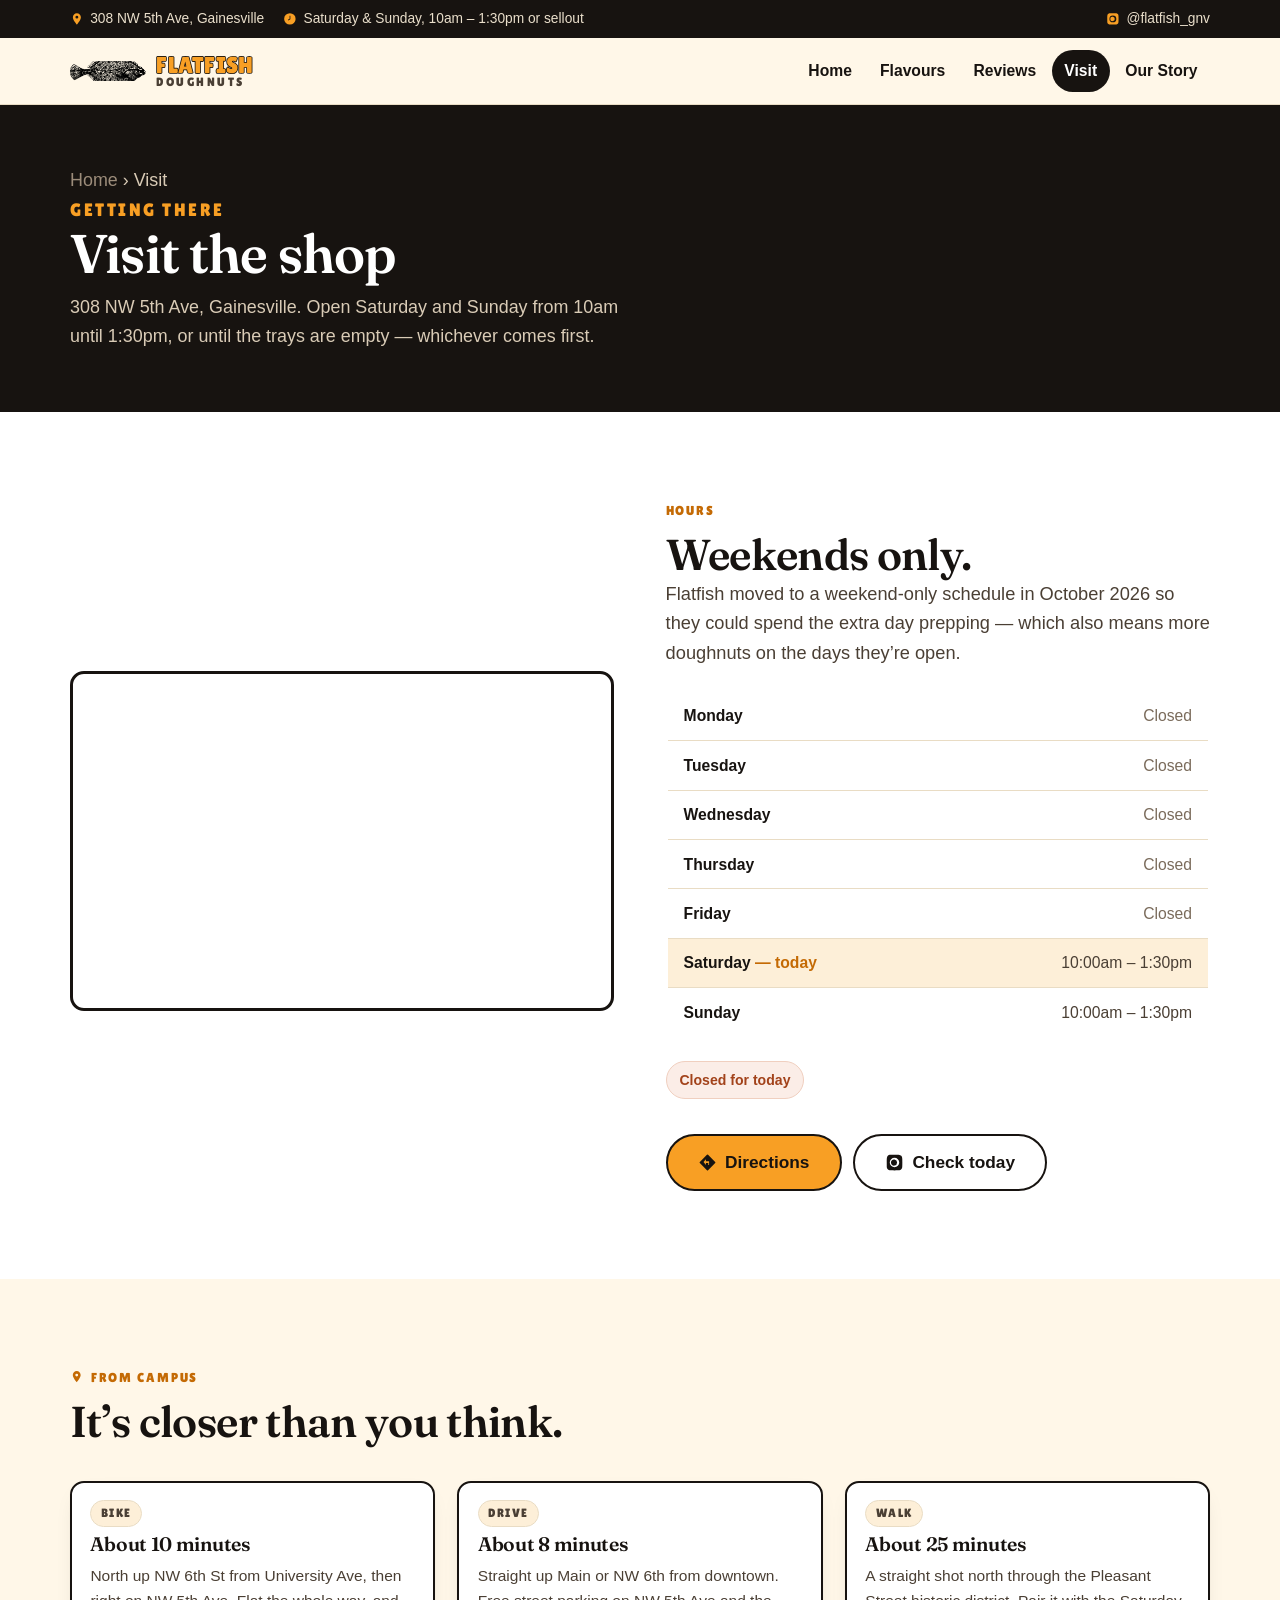
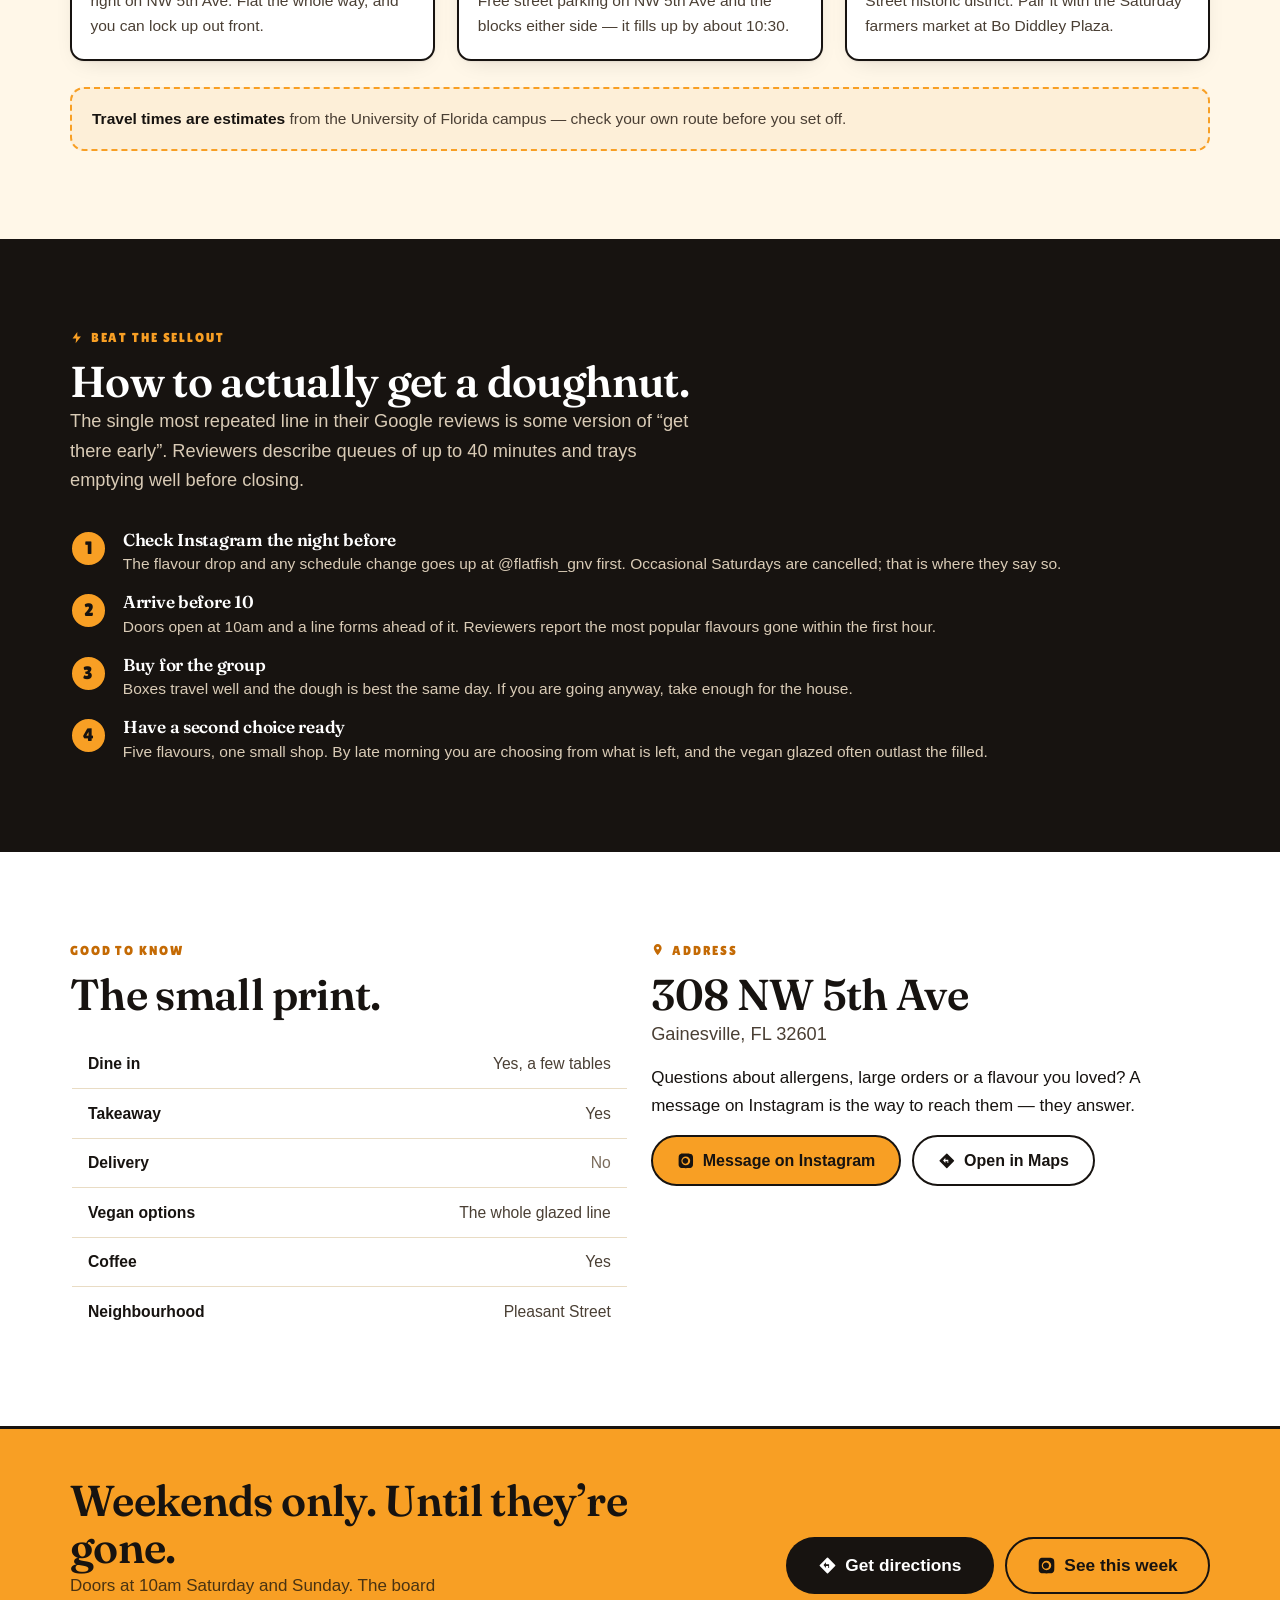
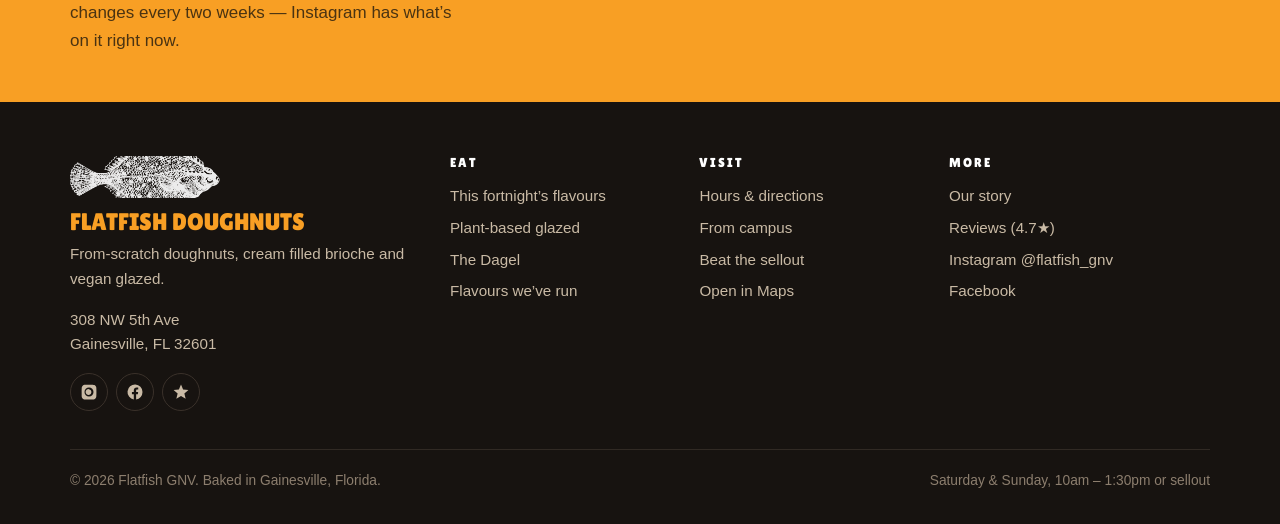
<file: visit.html>
<!doctype html>
<html lang="en">
<head>
<meta charset="utf-8">
<meta name="viewport" content="width=device-width,initial-scale=1">
<title>Visit — Flatfish GNV</title>
<meta name="description" content="Flatfish GNV is at 308 NW 5th Ave, Gainesville, open Saturday and Sunday 10am–1:30pm or until sellout. Directions, parking and how to beat the queue.">
<meta property="og:type" content="website">
<meta property="og:title" content="Visit — Flatfish GNV">
<meta property="og:description" content="Flatfish GNV is at 308 NW 5th Ave, Gainesville, open Saturday and Sunday 10am–1:30pm or until sellout. Directions, parking and how to beat the queue.">
<meta property="og:image" content="img/hero-cherry.jpg">
<meta name="theme-color" content="#F89F24">
<link rel="icon" href="img/flounder.png" type="image/png">
<link rel="preconnect" href="https://fonts.googleapis.com">
<link rel="preconnect" href="https://fonts.gstatic.com" crossorigin>
<link href="https://fonts.googleapis.com/css2?family=Lilita+One&family=Fraunces:opsz,wght@9..144,400;9..144,600;9..144,700&display=swap" rel="stylesheet">
<style>/* Flatfish GNV — stylesheet.
   Palette and letterforms are taken from the shop's own flavour poster:
   orange #F89F24 fill, black engraved flounder, warm paper. */

:root{
  --orange:#F89F24;
  --orange-deep:#C46A04;
  --orange-soft:#FECD81;
  --ink:#171310;
  --ink-2:#4A3F34;
  --ink-3:#7A6B5B;
  --paper:#FFFFFF;
  --cream:#FFF7E8;
  --cream-2:#FDEFD8;
  --line:#E9DCC4;
  --green:#2F7D4F;

  --f-display:'Lilita One',Impact,'Haettenschweiler','Arial Narrow Bold',sans-serif;
  --f-head:'Fraunces',Georgia,'Times New Roman',serif;
  --f-body:-apple-system,BlinkMacSystemFont,'Segoe UI',Roboto,'Helvetica Neue',Arial,sans-serif;

  --wrap:1180px;
  --r:14px;
  --shadow:0 1px 2px rgba(23,19,16,.06),0 8px 24px -12px rgba(23,19,16,.18);
  --shadow-lg:0 2px 4px rgba(23,19,16,.06),0 24px 48px -20px rgba(23,19,16,.28);
}

*,*::before,*::after{box-sizing:border-box}
html{-webkit-text-size-adjust:100%;scroll-behavior:smooth}
@media (prefers-reduced-motion:reduce){
  html{scroll-behavior:auto}
  *,*::before,*::after{animation-duration:.001ms!important;transition-duration:.001ms!important}
}
body{
  margin:0;background:var(--cream);color:var(--ink);
  font-family:var(--f-body);font-size:17px;line-height:1.62;
  -webkit-font-smoothing:antialiased;
}
img{max-width:100%;height:auto;display:block}
/* every inline icon is 1em unless a component says otherwise */
svg{width:1em;height:1em;fill:currentColor;flex:none}
.eyebrow svg{vertical-align:-.14em;margin-right:.25em}
a{color:var(--orange-deep);text-underline-offset:3px}
a:hover{color:var(--ink)}
h1,h2,h3,h4{font-family:var(--f-head);font-weight:600;line-height:1.1;margin:0;letter-spacing:-.015em}
h1{font-size:clamp(2.5rem,6vw,4.1rem);font-variation-settings:'SOFT' 20,'WONK' 1}
h2{font-size:clamp(1.85rem,3.6vw,2.7rem)}
h3{font-size:1.3rem}
p{margin:0 0 1rem}
blockquote{margin:0}
[id]{scroll-margin-top:90px}
.wrap{width:100%;max-width:var(--wrap);margin-inline:auto;padding-inline:20px}
.skip{position:absolute;left:-9999px;top:0;background:var(--ink);color:#fff;padding:.7rem 1rem;z-index:99}
.skip:focus{left:8px;top:8px}
:focus-visible{outline:3px solid var(--orange-deep);outline-offset:2px;border-radius:4px}

/* ---------------------------------------------------------------- bits */
.eyebrow{
  font-family:var(--f-display);font-size:.84rem;letter-spacing:.14em;text-transform:uppercase;
  color:var(--orange-deep);margin:0 0 .6rem;
}
.lede{font-size:1.14rem;color:var(--ink-2);max-width:62ch}
.sec{padding:clamp(3rem,7vw,5.5rem) 0}
.sec--paper{background:var(--paper)}
.sec--ink{background:var(--ink);color:var(--cream)}
.sec--ink h2,.sec--ink h3{color:#fff}
.sec--ink .lede{color:#D9CBB6}
.sec--ink .eyebrow{color:var(--orange)}
.sec--ink p,.sec--ink .step p,.sec--ink .card__body p{color:#D9CBB6}
.sec--ink .note{background:#231D19;border-color:var(--orange);color:#D9CBB6}
.sec--ink .note strong{color:#fff}
.sec--ink .card{background:#231D19;border-color:#4A3F34}
.sec--ink .card__tag{background:#2C2520;border-color:#4A3F34;color:#D9CBB6}
.sec--ink .step h3{color:#fff}
.sec__head{max-width:68ch;margin-bottom:2.2rem}

.btn{
  display:inline-flex;align-items:center;gap:.5rem;justify-content:center;
  font-family:var(--f-body);font-weight:650;font-size:1rem;line-height:1;
  padding:.92rem 1.5rem;border-radius:999px;border:2px solid transparent;
  text-decoration:none;cursor:pointer;transition:transform .12s ease,background .12s ease,color .12s ease;
}
.btn:active{transform:translateY(1px)}
.btn svg{width:1.1em;height:1.1em;fill:currentColor;flex:none}
.btn--orange{background:var(--orange);color:var(--ink);border-color:var(--ink)}
.btn--orange:hover{background:var(--orange-soft);color:var(--ink)}
.btn--ink{background:var(--ink);color:#fff}
.btn--ink:hover{background:var(--orange-deep);color:#fff}
.btn--ghost{background:transparent;color:var(--ink);border-color:var(--ink)}
.btn--ghost:hover{background:var(--ink);color:#fff}
.btn--onink{background:transparent;color:#fff;border-color:rgba(255,255,255,.5)}
.btn--onink:hover{background:#fff;color:var(--ink);border-color:#fff}
.btn--sm{padding:.6rem 1.05rem;font-size:.92rem}
.btn--lg{padding:1.05rem 1.9rem;font-size:1.08rem}
.btnrow{display:flex;flex-wrap:wrap;gap:.7rem}

.chip{
  display:inline-flex;align-items:center;gap:.45rem;
  background:var(--cream-2);border:1px solid var(--line);color:var(--ink-2);
  padding:.4rem .8rem;border-radius:999px;font-size:.88rem;font-weight:600;
}
.chip svg{width:1em;height:1em;fill:currentColor}
.chip--open{background:#E7F4EC;border-color:#BFE0CC;color:#1F6340}
.chip--shut{background:#FBEDE7;border-color:#F0CFBF;color:#A2421A}

/* ------------------------------------------------------------ topbar */
.topbar{
  background:var(--ink);color:#EADFCB;font-size:.86rem;
}
.topbar__in{display:flex;align-items:center;gap:1.2rem;flex-wrap:wrap;padding-block:.5rem}
.topbar__i{display:inline-flex;align-items:center;gap:.4rem}
.topbar__i svg{width:1em;height:1em;fill:var(--orange)}
.topbar a{color:#EADFCB;text-decoration:none}
.topbar a:hover{color:#fff;text-decoration:underline}
.topbar__sp{flex:1 1 auto}
@media (max-width:620px){
  .topbar__in{gap:.8rem;justify-content:space-between}
  .topbar__i:first-child{display:none}
}

/* -------------------------------------------------------------- mast */
.mast{
  position:sticky;top:0;z-index:50;background:var(--cream);
  border-bottom:1px solid var(--line);
}
.mast__in{display:flex;align-items:center;gap:1rem;padding-block:.75rem}
.brand{display:flex;align-items:center;gap:.65rem;text-decoration:none;color:var(--ink);flex:none}
.brand img{width:76px;height:auto}
.brand__txt{display:flex;flex-direction:column;line-height:.92}
.brand__a{font-family:var(--f-display);font-size:1.42rem;letter-spacing:.01em;color:var(--orange);
  -webkit-text-stroke:1.6px var(--ink);paint-order:stroke fill}
.brand__b{font-family:var(--f-display);font-size:.78rem;letter-spacing:.2em;color:var(--ink-2)}
.mast__sp{flex:1 1 auto}
.nav{display:flex;gap:.2rem;align-items:center}
.nav a{
  font-weight:600;font-size:.98rem;color:var(--ink);text-decoration:none;
  padding:.5rem .78rem;border-radius:999px;
}
.nav a:hover{background:var(--cream-2)}
.nav a[aria-current="page"]{background:var(--ink);color:#fff}
.navtoggle{
  display:none;align-items:center;gap:.45rem;background:var(--ink);color:#fff;border:0;
  font:inherit;font-weight:650;font-size:.95rem;padding:.55rem 1rem;border-radius:999px;cursor:pointer;
}
.navtoggle svg{width:1.1em;height:1.1em;fill:currentColor}

@media (max-width:940px){
  .mast__in{flex-wrap:wrap}
  .navtoggle{display:inline-flex;order:3}
  .nav{
    order:4;flex-basis:100%;flex-direction:column;align-items:stretch;gap:0;
    display:none;padding-bottom:.6rem;
  }
  .nav.is-open{display:flex}
  .nav a{padding:.8rem .9rem;border-radius:10px}
  .mast__cta{order:2}
}

/* -------------------------------------------------------------- hero */
.hero{background:var(--cream);padding:clamp(2.2rem,5vw,4rem) 0 clamp(2.6rem,6vw,4.6rem)}
.hero__grid{display:grid;grid-template-columns:1.08fr .92fr;gap:clamp(1.6rem,4vw,3.4rem);align-items:center}
.hero__kicker svg{width:1.05em;height:1.05em;fill:currentColor;flex:none}
.hero__kicker{
  display:inline-flex;align-items:center;gap:.5rem;white-space:nowrap;background:var(--ink);color:var(--orange);
  font-family:var(--f-display);font-size:.82rem;letter-spacing:.14em;text-transform:uppercase;
  padding:.4rem .9rem;border-radius:999px;margin-bottom:1rem;
}
.hero h1{margin-bottom:.9rem}
.hero h1 em{font-style:normal;color:var(--orange-deep)}
.hero__sub{font-size:1.18rem;color:var(--ink-2);max-width:48ch;margin-bottom:1.4rem}
.hero__meta{display:flex;flex-wrap:wrap;gap:.55rem;margin-bottom:1.6rem}
.hero__art{position:relative}
.hero__art img{
  width:100%;aspect-ratio:4/5;object-fit:cover;border-radius:var(--r);
  border:3px solid var(--ink);box-shadow:var(--shadow-lg);
}
.hero__badge{
  position:absolute;left:-14px;bottom:26px;background:var(--paper);border:3px solid var(--ink);
  border-radius:var(--r);padding:.8rem 1rem;box-shadow:var(--shadow);display:flex;align-items:center;gap:.7rem;
}
.hero__badge b{font-family:var(--f-display);font-size:1.9rem;line-height:1;display:block}
.hero__badge span{font-size:.8rem;color:var(--ink-3);line-height:1.25;display:block}
.stars{display:inline-flex;gap:1px}
.stars svg{width:15px;height:15px;fill:var(--orange)}
.stars svg.off{fill:#DCCEB6}

@media (max-width:880px){
  .hero__grid{grid-template-columns:1fr}
  .hero__art{order:-1}
  .hero__art img{aspect-ratio:3/2}
  .hero__badge{left:auto;right:12px;bottom:-18px}
}

/* ------------------------------------------------------------ ribbon */
.ribbon{background:var(--orange);border-block:3px solid var(--ink);overflow:hidden}
.ribbon__in{
  display:flex;gap:2.4rem;padding-block:.62rem;white-space:nowrap;
  font-family:var(--f-display);font-size:.95rem;letter-spacing:.1em;text-transform:uppercase;color:var(--ink);
}
.ribbon__in span{display:inline-flex;align-items:center;gap:2.4rem}
.ribbon__in span::after{content:"\2022";opacity:.45}

/* -------------------------------------------------------------- cards */
.grid{display:grid;gap:1.4rem}
.grid--3{grid-template-columns:repeat(3,1fr)}
.grid--4{grid-template-columns:repeat(4,1fr)}
.grid--2{grid-template-columns:repeat(2,1fr)}
@media (max-width:900px){.grid--3,.grid--4{grid-template-columns:repeat(2,1fr)}}
@media (max-width:560px){.grid--3,.grid--4,.grid--2{grid-template-columns:1fr}}

.card{
  background:var(--paper);border:2px solid var(--ink);border-radius:var(--r);
  overflow:hidden;display:flex;flex-direction:column;box-shadow:var(--shadow);
}
.card img{width:100%;aspect-ratio:4/3;object-fit:cover;border-bottom:2px solid var(--ink)}
.card__body{padding:1.1rem 1.15rem 1.3rem;display:flex;flex-direction:column;gap:.45rem;flex:1}
.card__body h3{font-size:1.22rem}
.card__body p{margin:0;color:var(--ink-2);font-size:.97rem}
.card__tag{
  align-self:flex-start;font-family:var(--f-display);font-size:.72rem;letter-spacing:.12em;
  text-transform:uppercase;background:var(--cream-2);border:1px solid var(--line);
  padding:.2rem .6rem;border-radius:999px;color:var(--ink-2);
}
.card__tag--vegan{background:#E7F4EC;border-color:#BFE0CC;color:#1F6340}
.card__tag--savory{background:#FDEFD8;border-color:var(--orange-soft);color:var(--orange-deep)}

/* --------------------------------------------------------- flavour list */
.flavours{display:grid;gap:0;border:2px solid var(--ink);border-radius:var(--r);overflow:hidden;background:var(--paper)}
.flav{display:flex;gap:1rem;padding:1.05rem 1.2rem;border-bottom:1px solid var(--line);align-items:baseline}
.flav:last-child{border-bottom:0}
.flav__n{font-family:var(--f-head);font-weight:600;font-size:1.12rem;flex:none;min-width:12.5rem}
.flav__d{color:var(--ink-2);font-size:.98rem;flex:1}
.flav__t{flex:none;align-self:center}
@media (max-width:620px){
  .flav{flex-wrap:wrap;gap:.3rem}
  .flav__n{min-width:0;flex-basis:100%}
}

/* ----------------------------------------------------------- rating */
.rating{display:grid;grid-template-columns:auto 1fr;gap:clamp(1.5rem,4vw,3.4rem);align-items:center}
.rating__score{text-align:center}
.rating__num{font-family:var(--f-display);font-size:4.6rem;line-height:.9;color:var(--ink)}
.rating__of{color:var(--ink-3);font-size:.9rem}
.rating__bars{display:grid;gap:.4rem;width:100%}
.bar{display:grid;grid-template-columns:2.6rem 1fr 3rem;gap:.6rem;align-items:center;font-size:.86rem;color:var(--ink-2)}
.bar__t{height:9px;background:var(--cream-2);border:1px solid var(--line);border-radius:999px;overflow:hidden}
.bar__f{height:100%;background:var(--orange);display:block}
.bar__n{text-align:right;color:var(--ink-3);font-variant-numeric:tabular-nums}
.sec--ink .bar{color:#D9CBB6}
.sec--ink .bar__t{background:#2C2520;border-color:#413830}
.sec--ink .rating__num{color:#fff}
.sec--ink .rating__of{color:#A99887}
@media (max-width:700px){
  .rating{grid-template-columns:1fr}
  .rating__score{text-align:left}
}

/* ---------------------------------------------------------- reviews */
.quotes{columns:3;column-gap:1.3rem}
@media (max-width:980px){.quotes{columns:2}}
@media (max-width:640px){.quotes{columns:1}}
.quote{
  break-inside:avoid;background:var(--paper);border:2px solid var(--ink);border-radius:var(--r);
  padding:1.2rem 1.25rem;margin-bottom:1.3rem;box-shadow:var(--shadow);
}
.quote blockquote{margin:0}
.quote p{font-size:1.02rem;color:var(--ink);margin-bottom:.9rem}
.quote__who{display:flex;align-items:center;gap:.6rem;font-size:.88rem;color:var(--ink-3);flex-wrap:wrap}
.quote__av{
  width:34px;height:34px;border-radius:50%;background:var(--orange);color:var(--ink);flex:none;
  display:grid;place-items:center;font-family:var(--f-display);font-size:1rem;border:2px solid var(--ink);
}
.quote__nm{font-weight:650;color:var(--ink)}
.quote .stars{margin-bottom:.6rem}

/* ------------------------------------------------------------ photos */
.shots{display:grid;grid-template-columns:repeat(4,1fr);gap:.9rem}
.shots img{width:100%;aspect-ratio:1/1;object-fit:cover;border:2px solid var(--ink);border-radius:10px}
.shots a{display:block;transition:transform .14s ease}
.shots a:hover{transform:translateY(-3px)}
.shots--tall img{aspect-ratio:4/5}
@media (max-width:860px){.shots{grid-template-columns:repeat(2,1fr)}}

/* -------------------------------------------------------------- split */
.split{display:grid;grid-template-columns:1fr 1fr;gap:clamp(1.6rem,4vw,3.2rem);align-items:center}
.split img{width:100%;aspect-ratio:4/3;object-fit:cover;object-position:center;border:3px solid var(--ink);border-radius:var(--r);box-shadow:var(--shadow)}
.split__art--board img{aspect-ratio:3/4}
.split--flip .split__art{order:2}
@media (max-width:820px){.split{grid-template-columns:1fr}.split--flip .split__art{order:0}}

/* --------------------------------------------------------- hours table */
.hours{width:100%;border-collapse:collapse;background:var(--paper);border:2px solid var(--ink);border-radius:var(--r);overflow:hidden}
.hours th,.hours td{text-align:left;padding:.72rem 1rem;border-bottom:1px solid var(--line);font-size:.98rem}
.hours tr:last-child th,.hours tr:last-child td{border-bottom:0}
.hours th{font-weight:650;width:11rem}
.hours td{color:var(--ink-2);text-align:right}
.hours tr.is-today{background:var(--cream-2)}
.hours tr.is-today th::after{content:" — today";color:var(--orange-deep);font-weight:650}
.hours .shut{color:var(--ink-3)}

/* ------------------------------------------------------------- steps */
.steps{counter-reset:s;display:grid;gap:1rem}
.step{display:flex;gap:1rem;align-items:flex-start}
.step::before{
  counter-increment:s;content:counter(s);flex:none;
  width:2.3rem;height:2.3rem;border-radius:50%;background:var(--orange);border:2px solid var(--ink);
  display:grid;place-items:center;font-family:var(--f-display);font-size:1.1rem;color:var(--ink);
}
.step h3{font-size:1.08rem;margin-bottom:.15rem}
.step p{margin:0;color:var(--ink-2);font-size:.97rem}

/* -------------------------------------------------------------- misc */
.tagcloud{display:flex;flex-wrap:wrap;gap:.45rem}
.tagcloud span{
  background:var(--paper);border:1px solid var(--line);border-radius:999px;
  padding:.32rem .78rem;font-size:.9rem;color:var(--ink-2);
}
.sec--ink .tagcloud span{background:#231D19;border-color:#3A312A;color:#D9CBB6}

.note{
  background:var(--cream-2);border:2px dashed var(--orange);border-radius:var(--r);
  padding:1.1rem 1.25rem;font-size:.97rem;color:var(--ink-2);
}
.note strong{color:var(--ink)}

.cta{background:var(--orange);border-block:3px solid var(--ink)}
.cta .wrap{display:flex;flex-wrap:wrap;gap:1.4rem;align-items:center;justify-content:space-between;padding-block:clamp(2rem,4vw,3rem)}
.cta h2{max-width:20ch}
.cta p{margin:0;color:#4A3312;max-width:42ch}

.map{
  width:100%;aspect-ratio:16/10;border:3px solid var(--ink);border-radius:var(--r);
  filter:saturate(.9);
}

/* ------------------------------------------------------------- footer */
.foot{background:var(--ink);color:#C9BAA5;padding:3.2rem 0 2rem;font-size:.95rem}
.foot__grid{display:grid;grid-template-columns:1.6fr 1fr 1fr 1.2fr;gap:2rem}
@media (max-width:860px){.foot__grid{grid-template-columns:1fr 1fr}}
@media (max-width:520px){.foot__grid{grid-template-columns:1fr}}
.foot h4{color:#fff;font-family:var(--f-display);font-size:.84rem;letter-spacing:.14em;
  text-transform:uppercase;margin-bottom:.8rem;font-weight:400}
.foot ul{list-style:none;margin:0;padding:0;display:grid;gap:.45rem}
.foot a{color:#C9BAA5;text-decoration:none}
.foot a:hover{color:var(--orange);text-decoration:underline}
.foot__brand img{width:150px;filter:invert(1);opacity:.92;margin-bottom:.8rem}
.foot__wm{font-family:var(--f-display);font-size:1.5rem;color:var(--orange);line-height:1;margin-bottom:.5rem}
.foot__bar{
  margin-top:2.4rem;padding-top:1.2rem;border-top:1px solid #312A24;
  display:flex;flex-wrap:wrap;gap:.8rem;justify-content:space-between;font-size:.86rem;color:#8C7E6E;
}
.soc{display:flex;gap:.5rem;margin-top:.9rem}
.soc a{
  width:38px;height:38px;border-radius:50%;border:1px solid #3A312A;display:grid;place-items:center;
}
.soc a:hover{background:var(--orange);border-color:var(--orange)}
.soc svg{width:18px;height:18px;fill:#C9BAA5}
.soc a:hover svg{fill:var(--ink)}

/* ---------------------------------------------------------- page head */
.phead{background:var(--ink);color:var(--cream);padding:clamp(2.4rem,5vw,3.8rem) 0}
.phead h1{color:#fff;font-size:clamp(2.2rem,5vw,3.4rem);margin-bottom:.6rem}
.phead p{color:#D9CBB6;font-size:1.12rem;max-width:58ch;margin:0}
.phead .eyebrow{color:var(--orange)}
.crumb{font-size:.86rem;color:#9C8C7A;margin-bottom:1rem}
.crumb a{color:#9C8C7A;text-decoration:none}
.crumb a:hover{color:var(--orange)}
</style>
<script type="application/ld+json">{"@context":"https://schema.org","@type":"Bakery","name":"Flatfish GNV","image":"img/hero-cherry.jpg","address":{"@type":"PostalAddress","streetAddress":"308 NW 5th Ave","addressLocality":"Gainesville","addressRegion":"FL","postalCode":"32601","addressCountry":"US"},"geo":{"@type":"GeoCoordinates","latitude":29.6557358,"longitude":-82.3282616},"servesCuisine":"Doughnuts","priceRange":"$","sameAs":["https://www.instagram.com/flatfish_gnv/","https://www.facebook.com/FlatFishGNV/"],"aggregateRating":{"@type":"AggregateRating","ratingValue":"4.7","reviewCount":"185"},"openingHoursSpecification":[{"@type":"OpeningHoursSpecification","dayOfWeek":["Saturday","Sunday"],"opens":"10:00","closes":"13:30"}]}</script>
</head>
<body>
<a class="skip" href="#main">Skip to content</a>
<div class="topbar"><div class="wrap topbar__in">
  <span class="topbar__i"><svg viewBox="0 0 24 24" aria-hidden="true"><path d="M12 2C8.1 2 5 5.1 5 9c0 5.2 7 13 7 13s7-7.8 7-13c0-3.9-3.1-7-7-7zm0 9.5A2.5 2.5 0 1 1 12 6.5a2.5 2.5 0 0 1 0 5z"/></svg> 308 NW 5th Ave, Gainesville</span>
  <span class="topbar__i"><svg viewBox="0 0 24 24" aria-hidden="true"><path d="M12 2a10 10 0 1 0 0 20 10 10 0 0 0 0-20zm.9 10.6-3.6 2.3-.8-1.3 3-1.9V6.5h1.4v6.1z"/></svg> Saturday &amp; Sunday, 10am – 1:30pm or sellout</span>
  <span class="topbar__sp"></span>
  <a class="topbar__i" href="https://www.instagram.com/flatfish_gnv/" target="_blank" rel="noopener"><svg viewBox="0 0 24 24" aria-hidden="true"><path d="M12 2.2c3.2 0 3.6 0 4.9.1 1.2.1 1.8.3 2.2.4.6.2 1 .5 1.4.9.4.4.7.8.9 1.4.2.4.4 1 .4 2.2.1 1.3.1 1.7.1 4.9s0 3.6-.1 4.9c0 1.2-.2 1.8-.4 2.2-.2.6-.5 1-.9 1.4-.4.4-.8.7-1.4.9-.4.2-1 .4-2.2.4-1.3.1-1.7.1-4.9.1s-3.6 0-4.9-.1c-1.2 0-1.8-.2-2.2-.4-.6-.2-1-.5-1.4-.9-.4-.4-.7-.8-.9-1.4-.2-.4-.4-1-.4-2.2C2.2 15.6 2.2 15.2 2.2 12s0-3.6.1-4.9c0-1.2.2-1.8.4-2.2.2-.6.5-1 .9-1.4.4-.4.8-.7 1.4-.9.4-.2 1-.4 2.2-.4C8.4 2.2 8.8 2.2 12 2.2zm0 3.8A6 6 0 1 0 12 18a6 6 0 0 0 0-12zm0 9.9A3.9 3.9 0 1 1 12 8.2a3.9 3.9 0 0 1 0 7.7zm7.6-10.3a1.4 1.4 0 1 1-2.8 0 1.4 1.4 0 0 1 2.8 0z"/></svg> @flatfish_gnv</a>
</div></div>
<header class="mast"><div class="wrap mast__in">
  <a class="brand" href="index.html" aria-label="Flatfish GNV — home">
    <img src="img/flounder.png" alt="" width="1129" height="311">
    <span class="brand__txt">
      <span class="brand__a">FLATFISH</span>
      <span class="brand__b">DOUGHNUTS</span>
    </span>
  </a>
  <span class="mast__sp"></span>
  <button class="navtoggle" id="navtoggle" aria-expanded="false" aria-controls="nav"><svg viewBox="0 0 24 24" aria-hidden="true"><path d="M3 6h18v2H3zm0 5h18v2H3zm0 5h18v2H3z"/></svg> Menu</button>
  <nav class="nav" id="nav" aria-label="Main"><a href="index.html">Home</a><a href="menu.html">Flavours</a><a href="reviews.html">Reviews</a><a href="visit.html" aria-current="page">Visit</a><a href="about.html">Our Story</a></nav>
</div></header>
<main id="main">

<section class="phead"><div class="wrap">
  <p class="crumb"><a href="index.html">Home</a> &rsaquo; Visit</p>
  <p class="eyebrow">Getting there</p>
  <h1>Visit the shop</h1>
  <p>308 NW 5th Ave, Gainesville. Open Saturday and Sunday from 10am until 1:30pm,
     or until the trays are empty — whichever comes first.</p>
</div></section>

<section class="sec sec--paper"><div class="wrap split">
  <div class="split__art">
    <iframe class="map" src="https://www.google.com/maps?q=Flatfish+GNV+308+NW+5th+Ave+Gainesville+FL+32601&z=16&output=embed" title="Map showing Flatfish GNV at 308 NW 5th Ave, Gainesville"
            loading="lazy" referrerpolicy="no-referrer-when-downgrade"></iframe>
  </div>
  <div>
    <p class="eyebrow">Hours</p>
    <h2>Weekends only.</h2>
    <p class="lede">Flatfish moved to a weekend-only schedule in October 2026 so they could
       spend the extra day prepping — which also means more doughnuts on the days
       they&rsquo;re open.</p>
    <table class="hours" style="margin:1.4rem 0"><tbody><tr data-day="1"><th scope="row">Monday</th><td class="shut">Closed</td></tr><tr data-day="2"><th scope="row">Tuesday</th><td class="shut">Closed</td></tr><tr data-day="3"><th scope="row">Wednesday</th><td class="shut">Closed</td></tr><tr data-day="4"><th scope="row">Thursday</th><td class="shut">Closed</td></tr><tr data-day="5"><th scope="row">Friday</th><td class="shut">Closed</td></tr><tr data-day="6"><th scope="row">Saturday</th><td>10:00am – 1:30pm</td></tr><tr data-day="0"><th scope="row">Sunday</th><td>10:00am – 1:30pm</td></tr></tbody></table>
    <p class="chip" id="open-now">10am &ndash; 1:30pm or sellout</p>
    <div class="btnrow" style="margin-top:1.2rem">
      <a class="btn btn--orange btn--lg" href="https://www.google.com/maps/dir/?api=1&destination=Flatfish+GNV+308+NW+5th+Ave+Gainesville+FL+32601" target="_blank" rel="noopener"><svg viewBox="0 0 24 24" aria-hidden="true"><path d="M21.7 11.3 12.7 2.3a1 1 0 0 0-1.4 0l-9 9a1 1 0 0 0 0 1.4l9 9a1 1 0 0 0 1.4 0l9-9a1 1 0 0 0 0-1.4zM13 15v-2.5h-3V15l-3-3.5L10 8v2.5h4V15h-1z"/></svg> Directions</a>
      <a class="btn btn--ghost btn--lg" href="https://www.instagram.com/flatfish_gnv/" target="_blank" rel="noopener"><svg viewBox="0 0 24 24" aria-hidden="true"><path d="M12 2.2c3.2 0 3.6 0 4.9.1 1.2.1 1.8.3 2.2.4.6.2 1 .5 1.4.9.4.4.7.8.9 1.4.2.4.4 1 .4 2.2.1 1.3.1 1.7.1 4.9s0 3.6-.1 4.9c0 1.2-.2 1.8-.4 2.2-.2.6-.5 1-.9 1.4-.4.4-.8.7-1.4.9-.4.2-1 .4-2.2.4-1.3.1-1.7.1-4.9.1s-3.6 0-4.9-.1c-1.2 0-1.8-.2-2.2-.4-.6-.2-1-.5-1.4-.9-.4-.4-.7-.8-.9-1.4-.2-.4-.4-1-.4-2.2C2.2 15.6 2.2 15.2 2.2 12s0-3.6.1-4.9c0-1.2.2-1.8.4-2.2.2-.6.5-1 .9-1.4.4-.4.8-.7 1.4-.9.4-.2 1-.4 2.2-.4C8.4 2.2 8.8 2.2 12 2.2zm0 3.8A6 6 0 1 0 12 18a6 6 0 0 0 0-12zm0 9.9A3.9 3.9 0 1 1 12 8.2a3.9 3.9 0 0 1 0 7.7zm7.6-10.3a1.4 1.4 0 1 1-2.8 0 1.4 1.4 0 0 1 2.8 0z"/></svg> Check today</a>
    </div>
  </div>
</div></section>

<section class="sec" id="getting-there"><div class="wrap">
  <div class="sec__head">
    <p class="eyebrow"><svg viewBox="0 0 24 24" aria-hidden="true"><path d="M12 2C8.1 2 5 5.1 5 9c0 5.2 7 13 7 13s7-7.8 7-13c0-3.9-3.1-7-7-7zm0 9.5A2.5 2.5 0 1 1 12 6.5a2.5 2.5 0 0 1 0 5z"/></svg> From campus</p>
    <h2>It&rsquo;s closer than you think.</h2>
  </div>
  <div class="grid grid--3">
    <article class="card"><div class="card__body">
      <span class="card__tag">Bike</span>
      <h3>About 10 minutes</h3>
      <p>North up NW 6th St from University Ave, then right on NW 5th Ave. Flat the whole
         way, and you can lock up out front.</p>
    </div></article>
    <article class="card"><div class="card__body">
      <span class="card__tag">Drive</span>
      <h3>About 8 minutes</h3>
      <p>Straight up Main or NW 6th from downtown. Free street parking on NW 5th Ave and
         the blocks either side — it fills up by about 10:30.</p>
    </div></article>
    <article class="card"><div class="card__body">
      <span class="card__tag">Walk</span>
      <h3>About 25 minutes</h3>
      <p>A straight shot north through the Pleasant Street historic district. Pair it with
         the Saturday farmers market at Bo Diddley Plaza.</p>
    </div></article>
  </div>
  <div class="note" style="margin-top:1.6rem">
    <strong>Travel times are estimates</strong> from the University of Florida campus —
    check your own route before you set off.
  </div>
</div></section>

<section class="sec sec--ink" id="tips"><div class="wrap">
  <div class="sec__head">
    <p class="eyebrow"><svg viewBox="0 0 24 24" aria-hidden="true"><path d="M13 2 4.5 13.5H11l-1 8.5L19.5 10H13z"/></svg> Beat the sellout</p>
    <h2>How to actually get a doughnut.</h2>
    <p class="lede">The single most repeated line in their Google reviews is some version
       of &ldquo;get there early&rdquo;. Reviewers describe queues of up to 40 minutes and trays
       emptying well before closing.</p>
  </div>
  <div class="steps">
    <div class="step"><div>
      <h3>Check Instagram the night before</h3>
      <p>The flavour drop and any schedule change goes up at @flatfish_gnv first. Occasional
         Saturdays are cancelled; that is where they say so.</p>
    </div></div>
    <div class="step"><div>
      <h3>Arrive before 10</h3>
      <p>Doors open at 10am and a line forms ahead of it. Reviewers report the most popular
         flavours gone within the first hour.</p>
    </div></div>
    <div class="step"><div>
      <h3>Buy for the group</h3>
      <p>Boxes travel well and the dough is best the same day. If you are going anyway,
         take enough for the house.</p>
    </div></div>
    <div class="step"><div>
      <h3>Have a second choice ready</h3>
      <p>Five flavours, one small shop. By late morning you are choosing from what is left,
         and the vegan glazed often outlast the filled.</p>
    </div></div>
  </div>
</div></section>

<section class="sec sec--paper"><div class="wrap">
  <div class="grid grid--2">
    <div>
      <p class="eyebrow">Good to know</p>
      <h2>The small print.</h2>
      <table class="hours" style="margin-top:1.2rem"><tbody>
        <tr><th scope="row">Dine in</th><td>Yes, a few tables</td></tr>
        <tr><th scope="row">Takeaway</th><td>Yes</td></tr>
        <tr><th scope="row">Delivery</th><td class="shut">No</td></tr>
        <tr><th scope="row">Vegan options</th><td>The whole glazed line</td></tr>
        <tr><th scope="row">Coffee</th><td>Yes</td></tr>
        <tr><th scope="row">Neighbourhood</th><td>Pleasant Street</td></tr>
      </tbody></table>
    </div>
    <div>
      <p class="eyebrow"><svg viewBox="0 0 24 24" aria-hidden="true"><path d="M12 2C8.1 2 5 5.1 5 9c0 5.2 7 13 7 13s7-7.8 7-13c0-3.9-3.1-7-7-7zm0 9.5A2.5 2.5 0 1 1 12 6.5a2.5 2.5 0 0 1 0 5z"/></svg> Address</p>
      <h2>308 NW 5th Ave</h2>
      <p class="lede">Gainesville, FL 32601</p>
      <p>Questions about allergens, large orders or a flavour you loved? A message on
         Instagram is the way to reach them — they answer.</p>
      <div class="btnrow">
        <a class="btn btn--orange" href="https://www.instagram.com/flatfish_gnv/" target="_blank" rel="noopener"><svg viewBox="0 0 24 24" aria-hidden="true"><path d="M12 2.2c3.2 0 3.6 0 4.9.1 1.2.1 1.8.3 2.2.4.6.2 1 .5 1.4.9.4.4.7.8.9 1.4.2.4.4 1 .4 2.2.1 1.3.1 1.7.1 4.9s0 3.6-.1 4.9c0 1.2-.2 1.8-.4 2.2-.2.6-.5 1-.9 1.4-.4.4-.8.7-1.4.9-.4.2-1 .4-2.2.4-1.3.1-1.7.1-4.9.1s-3.6 0-4.9-.1c-1.2 0-1.8-.2-2.2-.4-.6-.2-1-.5-1.4-.9-.4-.4-.7-.8-.9-1.4-.2-.4-.4-1-.4-2.2C2.2 15.6 2.2 15.2 2.2 12s0-3.6.1-4.9c0-1.2.2-1.8.4-2.2.2-.6.5-1 .9-1.4.4-.4.8-.7 1.4-.9.4-.2 1-.4 2.2-.4C8.4 2.2 8.8 2.2 12 2.2zm0 3.8A6 6 0 1 0 12 18a6 6 0 0 0 0-12zm0 9.9A3.9 3.9 0 1 1 12 8.2a3.9 3.9 0 0 1 0 7.7zm7.6-10.3a1.4 1.4 0 1 1-2.8 0 1.4 1.4 0 0 1 2.8 0z"/></svg> Message on Instagram</a>
        <a class="btn btn--ghost" href="https://www.google.com/maps/dir/?api=1&destination=Flatfish+GNV+308+NW+5th+Ave+Gainesville+FL+32601" target="_blank" rel="noopener"><svg viewBox="0 0 24 24" aria-hidden="true"><path d="M21.7 11.3 12.7 2.3a1 1 0 0 0-1.4 0l-9 9a1 1 0 0 0 0 1.4l9 9a1 1 0 0 0 1.4 0l9-9a1 1 0 0 0 0-1.4zM13 15v-2.5h-3V15l-3-3.5L10 8v2.5h4V15h-1z"/></svg> Open in Maps</a>
      </div>
    </div>
  </div>
</div></section>

</main>
<section class="cta"><div class="wrap">
  <div>
    <h2>Weekends only. Until they&rsquo;re gone.</h2>
    <p>Doors at 10am Saturday and Sunday. The board changes every two weeks — Instagram has
       what&rsquo;s on it right now.</p>
  </div>
  <div class="btnrow">
    <a class="btn btn--ink btn--lg" href="https://www.google.com/maps/dir/?api=1&destination=Flatfish+GNV+308+NW+5th+Ave+Gainesville+FL+32601" target="_blank" rel="noopener"><svg viewBox="0 0 24 24" aria-hidden="true"><path d="M21.7 11.3 12.7 2.3a1 1 0 0 0-1.4 0l-9 9a1 1 0 0 0 0 1.4l9 9a1 1 0 0 0 1.4 0l9-9a1 1 0 0 0 0-1.4zM13 15v-2.5h-3V15l-3-3.5L10 8v2.5h4V15h-1z"/></svg> Get directions</a>
    <a class="btn btn--ghost btn--lg" href="https://www.instagram.com/flatfish_gnv/" target="_blank" rel="noopener"><svg viewBox="0 0 24 24" aria-hidden="true"><path d="M12 2.2c3.2 0 3.6 0 4.9.1 1.2.1 1.8.3 2.2.4.6.2 1 .5 1.4.9.4.4.7.8.9 1.4.2.4.4 1 .4 2.2.1 1.3.1 1.7.1 4.9s0 3.6-.1 4.9c0 1.2-.2 1.8-.4 2.2-.2.6-.5 1-.9 1.4-.4.4-.8.7-1.4.9-.4.2-1 .4-2.2.4-1.3.1-1.7.1-4.9.1s-3.6 0-4.9-.1c-1.2 0-1.8-.2-2.2-.4-.6-.2-1-.5-1.4-.9-.4-.4-.7-.8-.9-1.4-.2-.4-.4-1-.4-2.2C2.2 15.6 2.2 15.2 2.2 12s0-3.6.1-4.9c0-1.2.2-1.8.4-2.2.2-.6.5-1 .9-1.4.4-.4.8-.7 1.4-.9.4-.2 1-.4 2.2-.4C8.4 2.2 8.8 2.2 12 2.2zm0 3.8A6 6 0 1 0 12 18a6 6 0 0 0 0-12zm0 9.9A3.9 3.9 0 1 1 12 8.2a3.9 3.9 0 0 1 0 7.7zm7.6-10.3a1.4 1.4 0 1 1-2.8 0 1.4 1.4 0 0 1 2.8 0z"/></svg> See this week</a>
  </div>
</div></section>
<footer class="foot"><div class="wrap">
  <div class="foot__grid">
    <div class="foot__brand">
      <img src="img/flounder.png" alt="" width="1129" height="311">
      <div class="foot__wm">FLATFISH DOUGHNUTS</div>
      <p>From-scratch doughnuts, cream filled brioche and vegan glazed.</p>
      <p>308 NW 5th Ave<br>Gainesville, FL 32601</p>
      <div class="soc">
        <a href="https://www.instagram.com/flatfish_gnv/" target="_blank" rel="noopener" aria-label="Flatfish GNV on Instagram"><svg viewBox="0 0 24 24" aria-hidden="true"><path d="M12 2.2c3.2 0 3.6 0 4.9.1 1.2.1 1.8.3 2.2.4.6.2 1 .5 1.4.9.4.4.7.8.9 1.4.2.4.4 1 .4 2.2.1 1.3.1 1.7.1 4.9s0 3.6-.1 4.9c0 1.2-.2 1.8-.4 2.2-.2.6-.5 1-.9 1.4-.4.4-.8.7-1.4.9-.4.2-1 .4-2.2.4-1.3.1-1.7.1-4.9.1s-3.6 0-4.9-.1c-1.2 0-1.8-.2-2.2-.4-.6-.2-1-.5-1.4-.9-.4-.4-.7-.8-.9-1.4-.2-.4-.4-1-.4-2.2C2.2 15.6 2.2 15.2 2.2 12s0-3.6.1-4.9c0-1.2.2-1.8.4-2.2.2-.6.5-1 .9-1.4.4-.4.8-.7 1.4-.9.4-.2 1-.4 2.2-.4C8.4 2.2 8.8 2.2 12 2.2zm0 3.8A6 6 0 1 0 12 18a6 6 0 0 0 0-12zm0 9.9A3.9 3.9 0 1 1 12 8.2a3.9 3.9 0 0 1 0 7.7zm7.6-10.3a1.4 1.4 0 1 1-2.8 0 1.4 1.4 0 0 1 2.8 0z"/></svg></a>
        <a href="https://www.facebook.com/FlatFishGNV/" target="_blank" rel="noopener" aria-label="Flatfish GNV on Facebook"><svg viewBox="0 0 24 24" aria-hidden="true"><path d="M22 12a10 10 0 1 0-11.6 9.9v-7H7.9V12h2.5V9.8c0-2.5 1.5-3.9 3.7-3.9 1.1 0 2.2.2 2.2.2v2.4h-1.2c-1.2 0-1.6.8-1.6 1.6V12h2.7l-.4 2.9h-2.3v7A10 10 0 0 0 22 12z"/></svg></a>
        <a href="https://www.google.com/maps/place/Flatfish+GNV+(Doughnuts+and+Bakery)/@29.6557358,-82.3282616,17z/data=!4m6!3m5!1s0x88e8a31e4b9456b9:0x67ece38feb391fee!8m2!3d29.6557358!4d-82.3282616" target="_blank" rel="noopener" aria-label="Flatfish GNV on Google Maps"><svg viewBox="0 0 24 24" aria-hidden="true"><path d="m12 17.3-6.2 3.7 1.7-7-5.4-4.7 7.1-.6L12 2l2.8 6.7 7.1.6-5.4 4.7 1.7 7z"/></svg></a>
      </div>
    </div>
    <div><h4>Eat</h4><ul>
      <li><a href="menu.html">This fortnight&rsquo;s flavours</a></li>
      <li><a href="menu.html#glazed">Plant-based glazed</a></li>
      <li><a href="menu.html#dagel">The Dagel</a></li>
      <li><a href="menu.html#past">Flavours we&rsquo;ve run</a></li>
    </ul></div>
    <div><h4>Visit</h4><ul>
      <li><a href="visit.html">Hours &amp; directions</a></li>
      <li><a href="visit.html#getting-there">From campus</a></li>
      <li><a href="visit.html#tips">Beat the sellout</a></li>
      <li><a href="https://www.google.com/maps/dir/?api=1&destination=Flatfish+GNV+308+NW+5th+Ave+Gainesville+FL+32601" target="_blank" rel="noopener">Open in Maps</a></li>
    </ul></div>
    <div><h4>More</h4><ul>
      <li><a href="about.html">Our story</a></li>
      <li><a href="reviews.html">Reviews (4.7&#9733;)</a></li>
      <li><a href="https://www.instagram.com/flatfish_gnv/" target="_blank" rel="noopener">Instagram @flatfish_gnv</a></li>
      <li><a href="https://www.facebook.com/FlatFishGNV/" target="_blank" rel="noopener">Facebook</a></li>
    </ul></div>
  </div>
  <div class="foot__bar">
    <span>&copy; 2026 Flatfish GNV. Baked in Gainesville, Florida.</span>
    <span>Saturday &amp; Sunday, 10am – 1:30pm or sellout</span>
  </div>
</div></footer>
<script>
(function(){
  var t=document.getElementById('navtoggle'),n=document.getElementById('nav');
  if(t&&n){t.addEventListener('click',function(){
    var o=n.classList.toggle('is-open');t.setAttribute('aria-expanded',o?'true':'false');
  });}
  // mark today's row in any hours table, and say whether the door is open
  var d=new Date(),day=d.getDay(),rows=document.querySelectorAll('[data-day]');
  rows.forEach(function(r){ if(+r.dataset.day===day) r.classList.add('is-today'); });
  var live=document.getElementById('open-now');
  if(live){
    var mins=d.getHours()*60+d.getMinutes(), weekend=(day===0||day===6);
    var open=weekend&&mins>=600&&mins<810;
    live.textContent=open?'Open now until 1:30pm':(weekend?'Closed for today':'Closed — back Saturday 10am');
    live.className='chip '+(open?'chip--open':'chip--shut');
  }
})();
</script>
</body>
</html>
</file>
